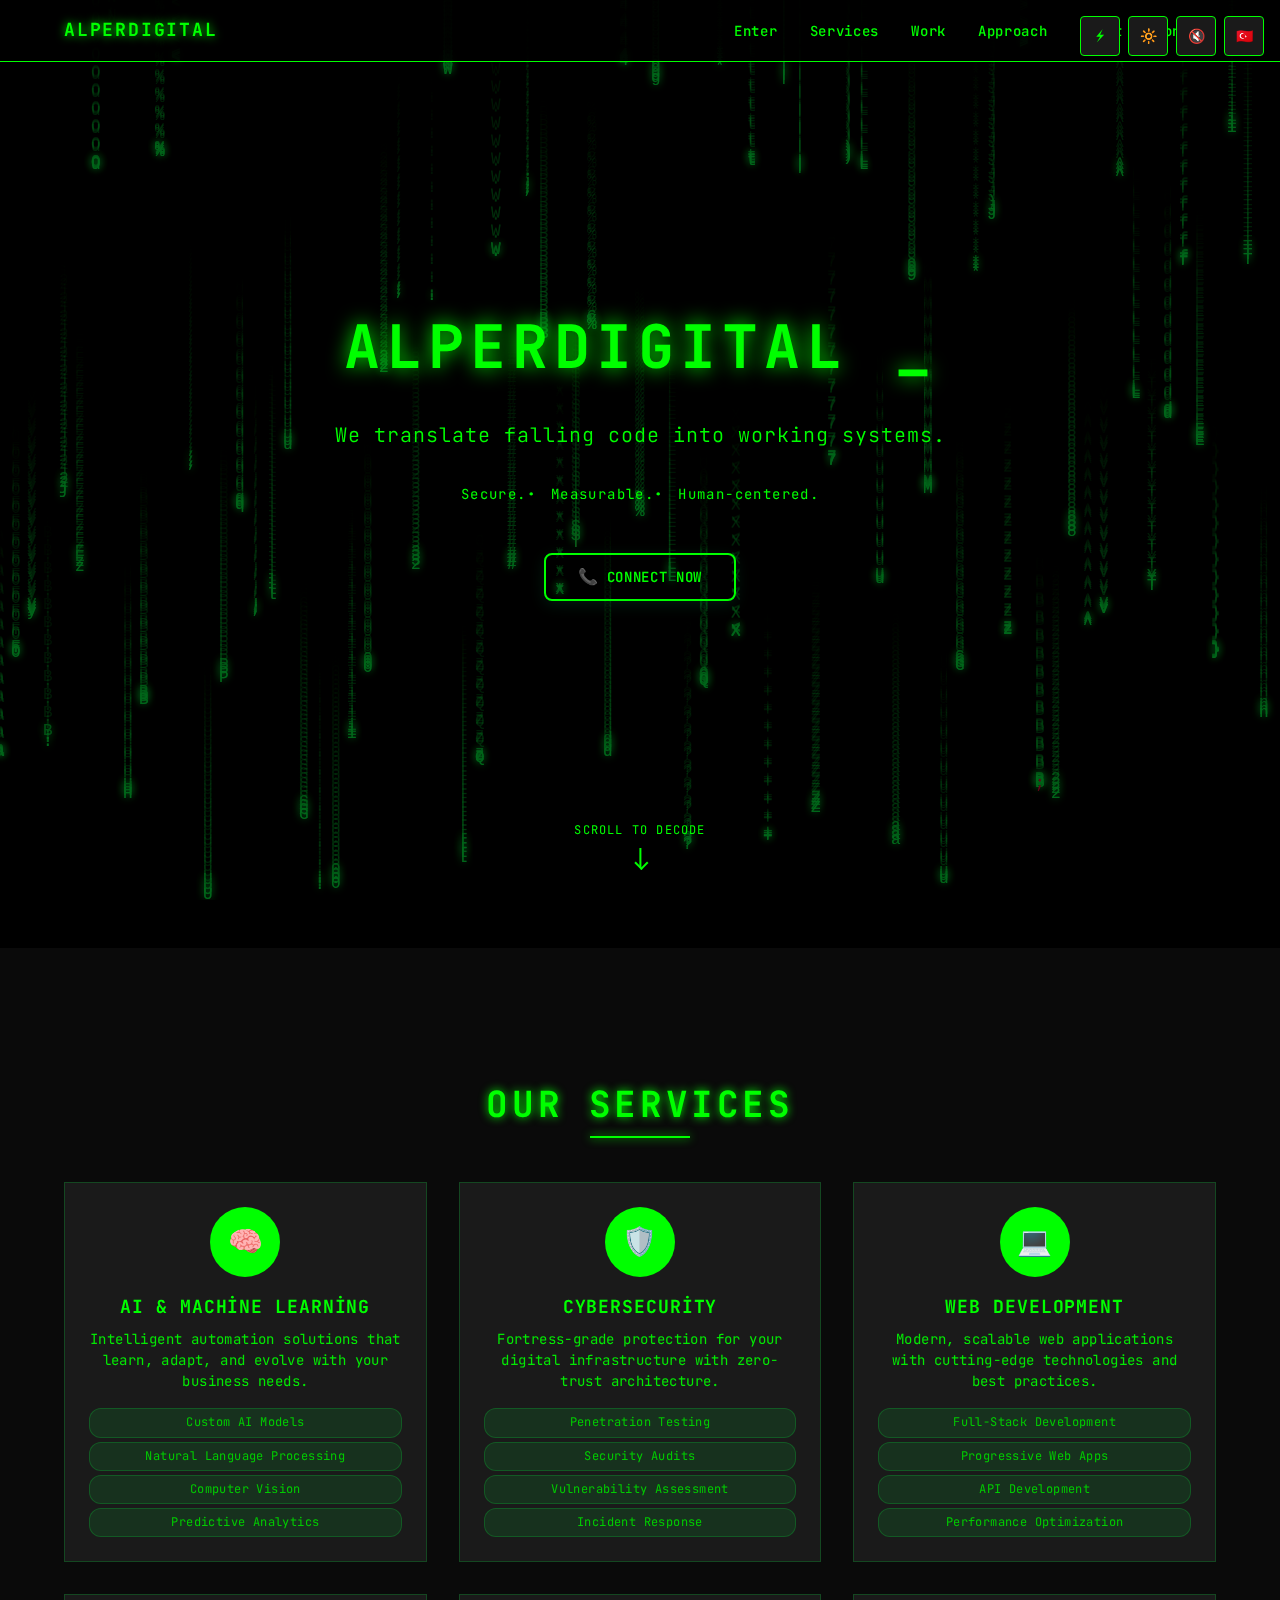
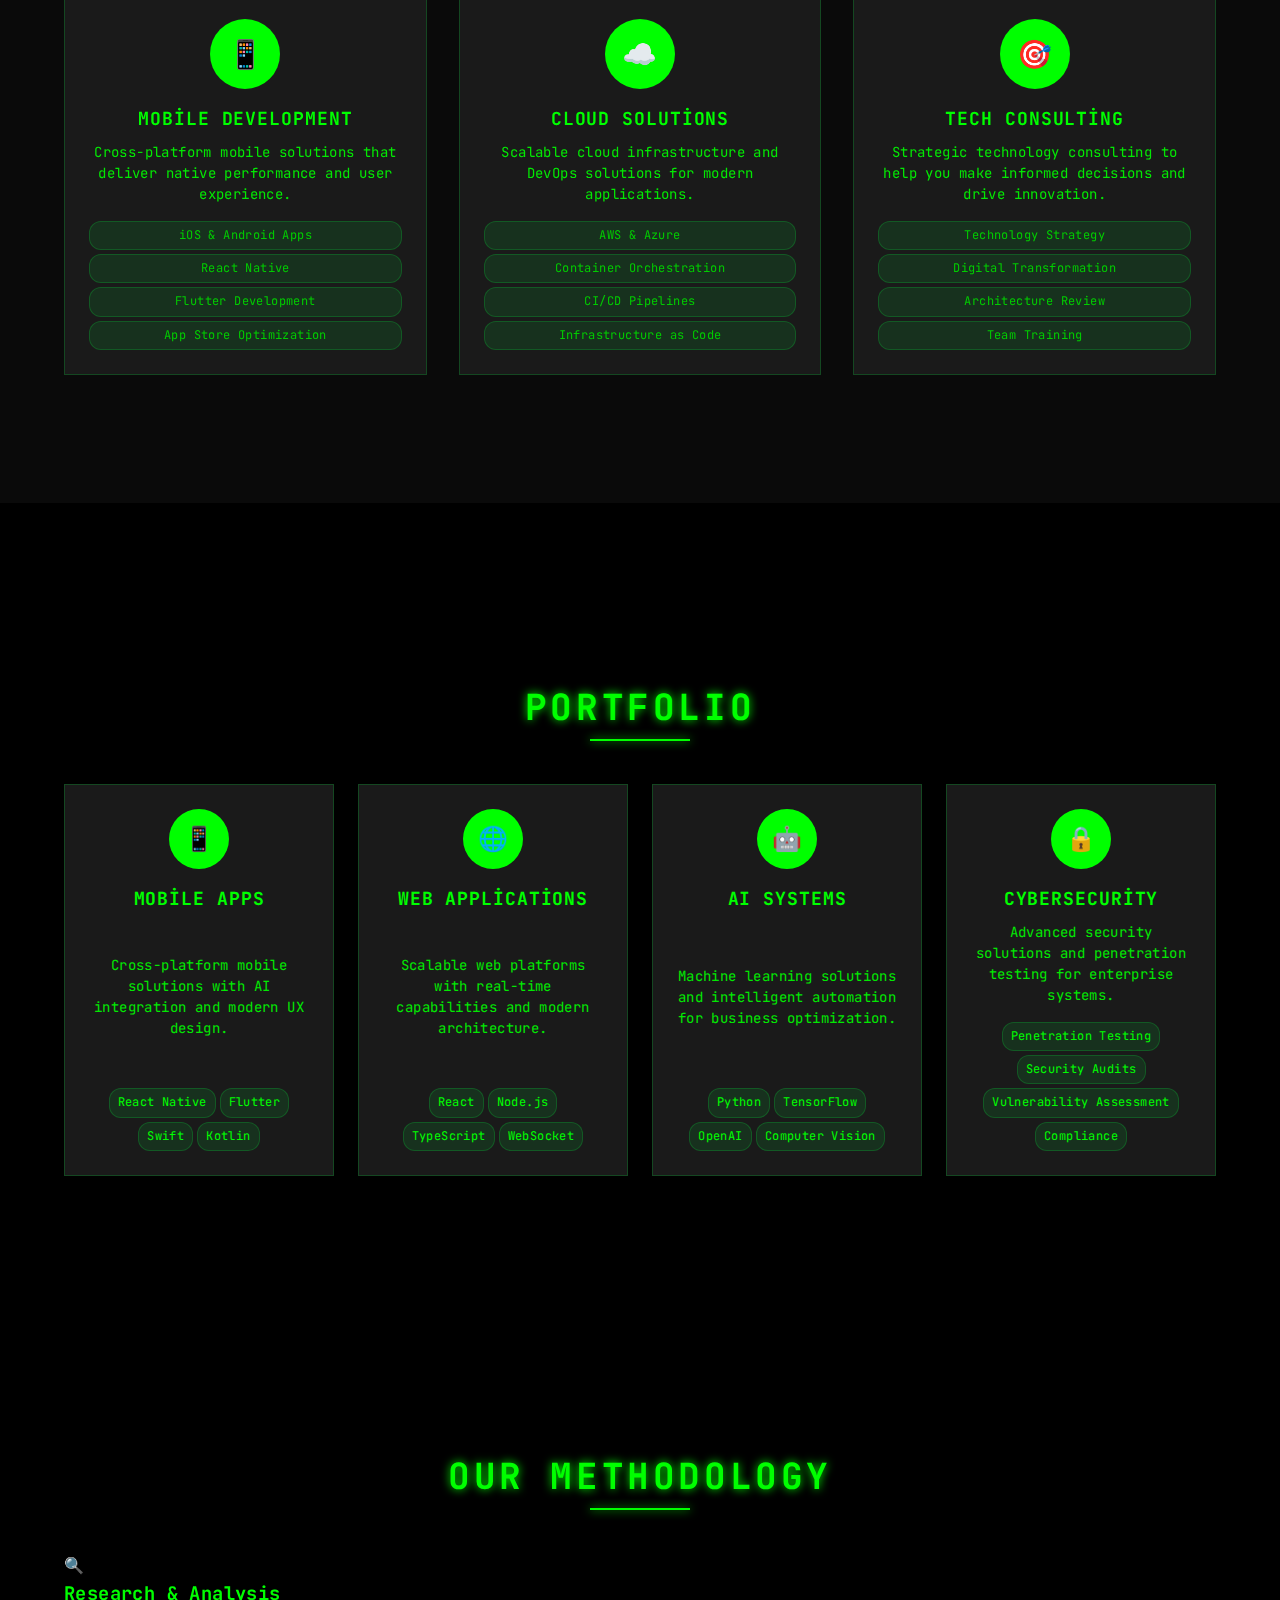
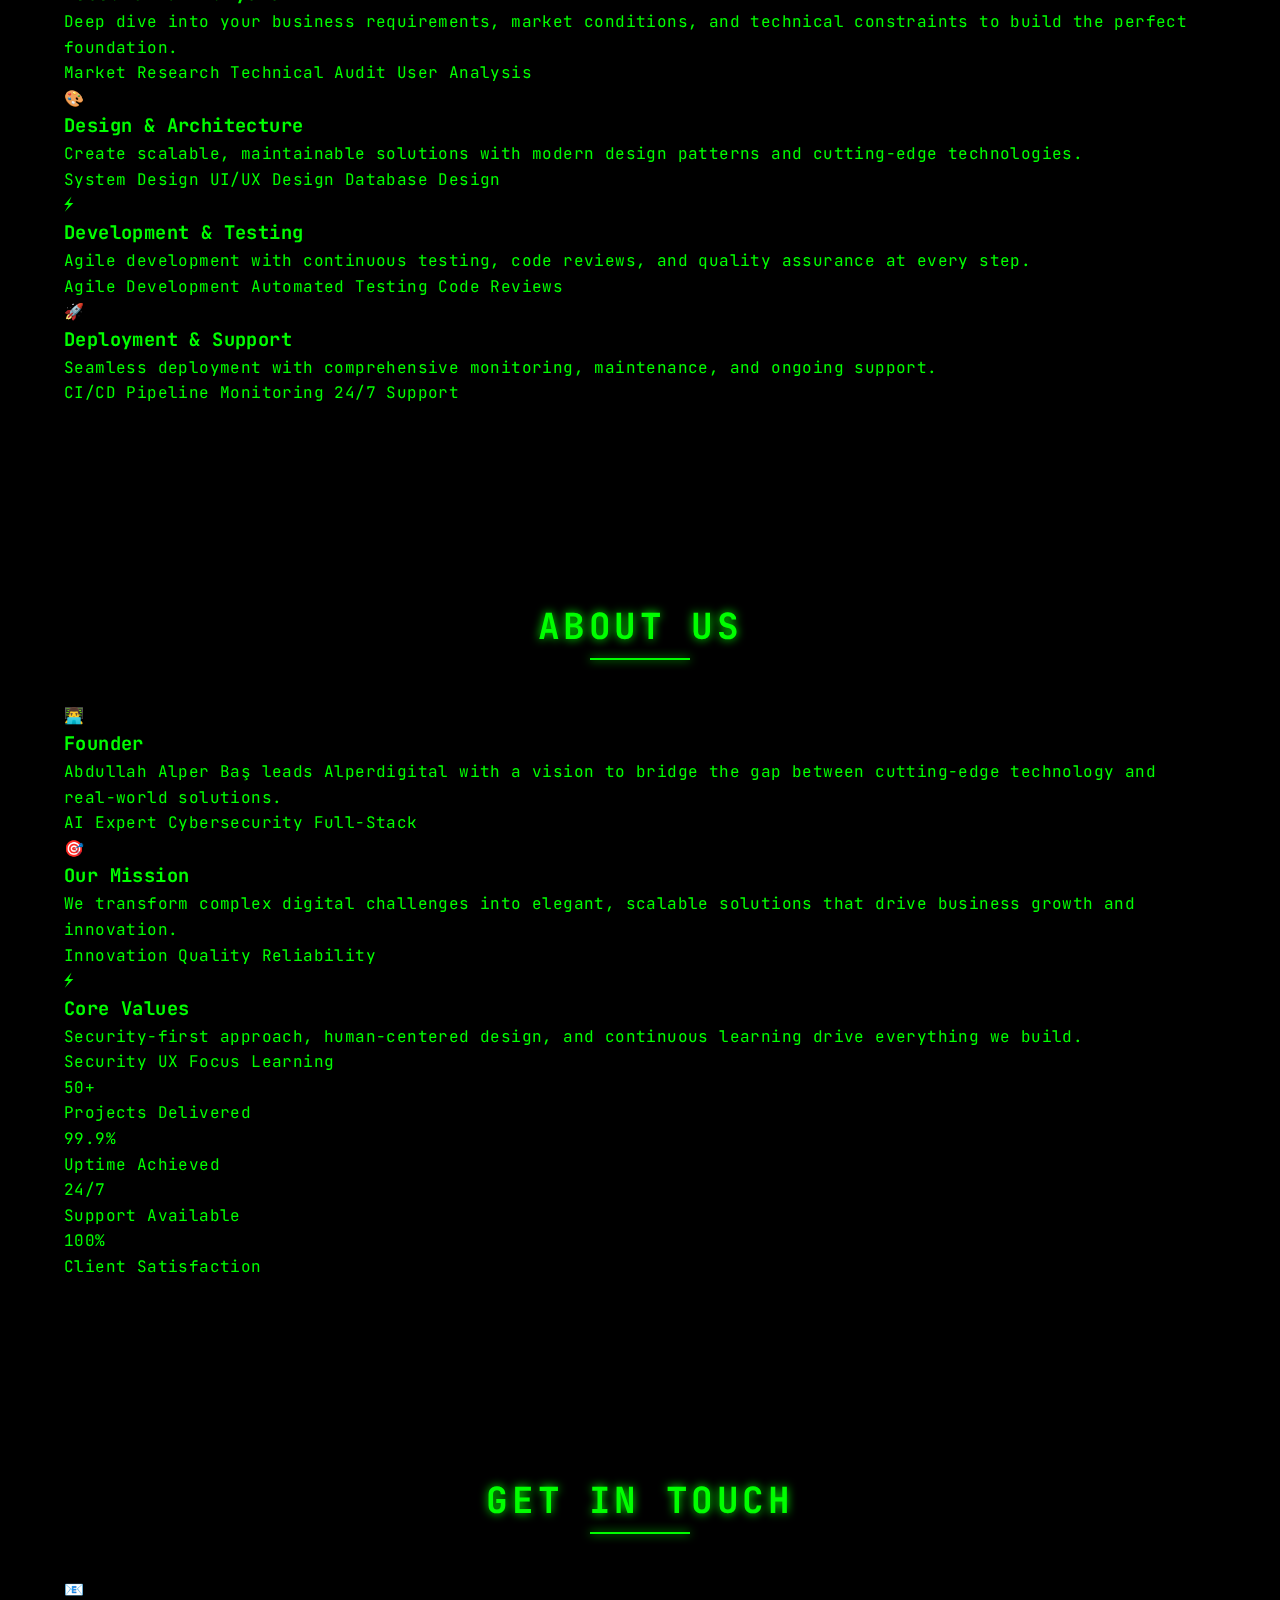
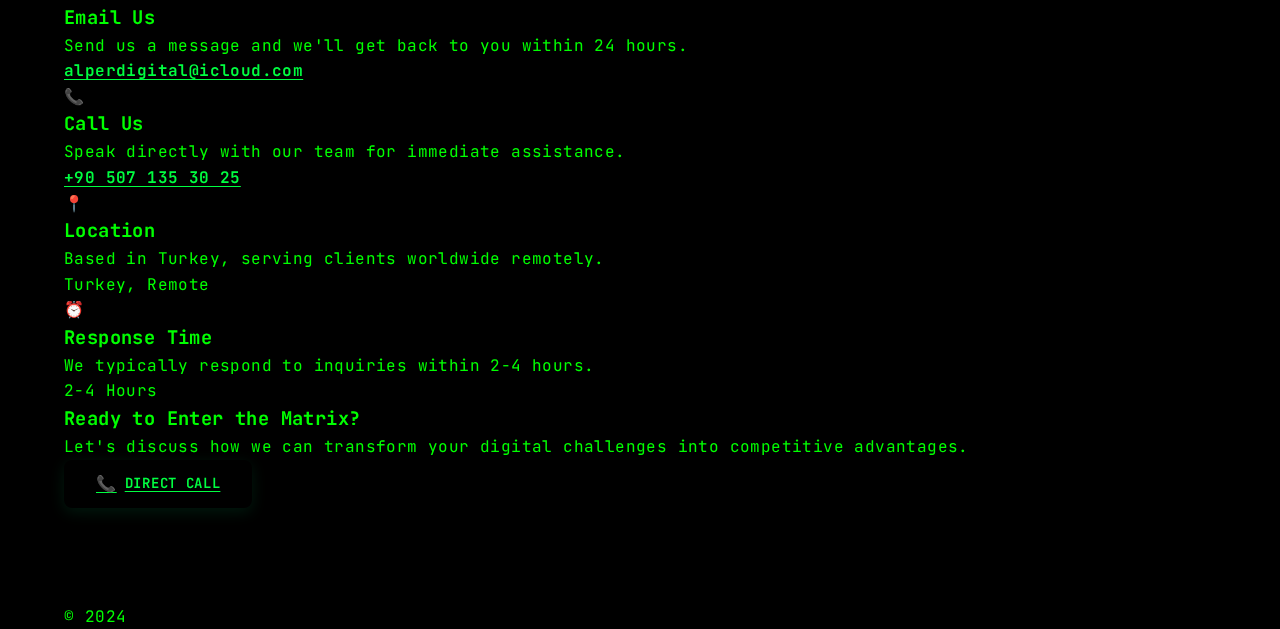
<file: index.html>
<!DOCTYPE html>
<html lang="tr">
<head>
    <meta charset="utf-8" />
    <meta name="viewport" content="width=device-width, initial-scale=1, shrink-to-fit=no" />
    <meta name="description" content="Alperdigital - Düşen kodları çalışan sistemlere dönüştürüyoruz. AI, Siber Güvenlik, Yaratıcı Mühendislik." />
    <meta name="author" content="Abdullah Alper Baş" />
    <title>Alperdigital - Koda Gir</title>
    
    <!-- Preload critical fonts -->
    <link rel="preconnect" href="https://fonts.googleapis.com">
    <link rel="preconnect" href="https://fonts.gstatic.com" crossorigin>
    <link href="https://fonts.googleapis.com/css2?family=JetBrains+Mono:wght@300;400;500;700&display=swap" rel="stylesheet">
    
    <!-- Favicon -->
    <link rel="icon" type="image/svg+xml" href="data:image/svg+xml,<svg xmlns='http://www.w3.org/2000/svg' viewBox='0 0 100 100'><text y='.9em' font-size='90'>A</text></svg>">
    
    <!-- Open Graph -->
    <meta property="og:title" content="Alperdigital - Koda Gir">
    <meta property="og:description" content="Düşen kodları çalışan sistemlere dönüştürüyoruz. AI, Siber Güvenlik, Yaratıcı Mühendislik.">
    <meta property="og:type" content="website">
    <meta property="og:url" content="https://alperdigital.com">
    
    <!-- Styles -->
    <link rel="stylesheet" href="styles.css?v=79">
    
    <!-- Audio System -->
    <script src="sounds.js"></script>
    
    <!-- Matrix Loader -->
    <script type="module" src="js/MatrixLoader.js"></script>
    
    <!-- Sound Manager -->
    <script type="module" src="js/SoundManager.js?v=3"></script>
    
    <!-- Main Application -->
    <!-- Note: Entrance animation is always enabled with fast 0.5s duration -->
    <script type="module" src="js/MatrixApp.js"></script>
</head>
<body>
    <!-- Matrix Digital Rain Background -->
    <canvas id="matrix-background" class="matrix-background"></canvas>
    
    <!-- Matrix Loader will be created dynamically by JavaScript -->

    <!-- Accessibility Controls -->
    <div id="accessibility-controls" class="accessibility-controls">
        <button id="reduce-motion" class="control-btn" aria-label="Reduce Motion">⚡</button>
        <button id="high-contrast" class="control-btn" aria-label="High Contrast">🔆</button>
        <button id="sound-toggle" class="control-btn" aria-label="Enable Sound - Click to turn on audio">🔇</button>
        <button id="language-toggle" class="control-btn" aria-label="Switch Language">🇹🇷</button>
    </div>

    <!-- Progress Bar (Hidden by default, shown during animation) -->
    <div id="progress-bar" class="progress-bar" style="display: none;">
        <div class="progress-fill"></div>
    </div>

    <!-- Navigation -->
    <nav class="nav" role="navigation" aria-label="Main navigation">
        <div class="nav-container">
            <div class="logo">
                <span class="logo-text">ALPERDIGITAL</span>
            </div>
            <ul class="nav-links">
                <li><a href="#hero" class="nav-link" data-en="Enter" data-tr="Giriş">Enter</a></li>
                <li><a href="#services" class="nav-link" data-en="Services" data-tr="Hizmetler">Services</a></li>
                <li><a href="#work" class="nav-link" data-en="Work" data-tr="Çalışmalar">Work</a></li>
                <li><a href="#approach" class="nav-link" data-en="Approach" data-tr="Yaklaşım">Approach</a></li>
                <li><a href="#about" class="nav-link" data-en="About" data-tr="Hakkımızda">About</a></li>
                <li><a href="#contact" class="nav-link" data-en="Contact" data-tr="İletişim">Contact</a></li>
            </ul>
        </div>
    </nav>

    <!-- Hero Section -->
    <section id="hero" class="hero" role="banner">
        <!-- Code Rain Background -->
        <canvas id="code-rain" class="code-rain" aria-hidden="true"></canvas>
        
        
        <!-- Hero Content -->
        <div class="hero-content">
            <h1 class="hero-title">
                <span class="title-line">ALPERDIGITAL</span>
            </h1>
            <h2 class="hero-subtitle">
                <span class="subtitle-text" data-en="We translate falling code into working systems" data-tr="Düşen kodları çalışan sistemlere dönüştürüyoruz">We translate falling code into working systems</span>
            </h2>
            <div class="hero-tagline">
                <span class="tagline-item" data-en="Secure." data-tr="Güvenli.">Secure.</span>
                <span class="tagline-item" data-en="Measurable." data-tr="Ölçülebilir.">Measurable.</span>
                <span class="tagline-item" data-en="Human-centered." data-tr="İnsan odaklı.">Human-centered.</span>
            </div>
            <div class="hero-cta">
                <a href="#contact" class="modern-btn modern-btn-secondary">
                    <span class="modern-btn-icon">📞</span>
                    <span data-en="CONNECT NOW" data-tr="BAĞLANTI KUR">CONNECT NOW</span>
                </a>
            </div>
        </div>
        
        <!-- Scroll Indicator -->
        <div class="scroll-indicator">
            <div class="scroll-text" data-en="SCROLL TO DECODE" data-tr="ÇÖZMEK İÇİN KAYDIR">SCROLL TO DECODE</div>
            <div class="scroll-arrow"></div>
        </div>
    </section>

    <!-- Services Section -->
    <section id="services" class="services" role="region" aria-labelledby="services-heading">
        <div class="container">
            <h2 id="services-heading" class="section-title">
                <span class="title-text" data-en="OUR SERVICES" data-tr="HİZMETLERİMİZ">OUR SERVICES</span>
            </h2>
            <div class="services-grid">
                <div class="service-card">
                    <div class="service-icon">
                        <div class="icon-ai">🧠</div>
                    </div>
                    <div class="service-content">
                        <h3 class="service-title" data-en="AI & Machine Learning" data-tr="Yapay Zeka & Makine Öğrenmesi">AI & Machine Learning</h3>
                        <p class="service-description" data-en="Intelligent automation solutions that learn, adapt, and evolve with your business needs." data-tr="İş ihtiyaçlarınızla birlikte öğrenen, uyum sağlayan ve gelişen akıllı otomasyon çözümleri.">Intelligent automation solutions that learn, adapt, and evolve with your business needs.</p>
                        <ul class="service-features">
                            <li data-en="Custom AI Models" data-tr="Özel AI Modelleri">Custom AI Models</li>
                            <li data-en="Natural Language Processing" data-tr="Doğal Dil İşleme">Natural Language Processing</li>
                            <li data-en="Computer Vision" data-tr="Bilgisayar Görüşü">Computer Vision</li>
                            <li data-en="Predictive Analytics" data-tr="Tahmine Dayalı Analitik">Predictive Analytics</li>
                        </ul>
                    </div>
                </div>
                
                <div class="service-card">
                    <div class="service-icon">
                        <div class="icon-security">🛡️</div>
                    </div>
                    <div class="service-content">
                        <h3 class="service-title" data-en="Cybersecurity" data-tr="Siber Güvenlik">Cybersecurity</h3>
                        <p class="service-description" data-en="Fortress-grade protection for your digital infrastructure with zero-trust architecture." data-tr="Sıfır güven mimarisi ile dijital altyapınız için kale düzeyinde koruma.">Fortress-grade protection for your digital infrastructure with zero-trust architecture.</p>
                        <ul class="service-features">
                            <li data-en="Penetration Testing" data-tr="Sızma Testi">Penetration Testing</li>
                            <li data-en="Security Audits" data-tr="Güvenlik Denetimleri">Security Audits</li>
                            <li data-en="Vulnerability Assessment" data-tr="Zafiyet Değerlendirmesi">Vulnerability Assessment</li>
                            <li data-en="Incident Response" data-tr="Olay Müdahalesi">Incident Response</li>
                        </ul>
                    </div>
                </div>
                
                <div class="service-card">
                    <div class="service-icon">
                        <div class="icon-web">💻</div>
                    </div>
                    <div class="service-content">
                        <h3 class="service-title" data-en="Web Development" data-tr="Web Geliştirme">Web Development</h3>
                        <p class="service-description" data-en="Modern, scalable web applications with cutting-edge technologies and best practices." data-tr="En son teknolojiler ve en iyi uygulamalarla modern, ölçeklenebilir web uygulamaları.">Modern, scalable web applications with cutting-edge technologies and best practices.</p>
                        <ul class="service-features">
                            <li data-en="Full-Stack Development" data-tr="Tam Yığın Geliştirme">Full-Stack Development</li>
                            <li data-en="Progressive Web Apps" data-tr="İlerici Web Uygulamaları">Progressive Web Apps</li>
                            <li data-en="API Development" data-tr="API Geliştirme">API Development</li>
                            <li data-en="Performance Optimization" data-tr="Performans Optimizasyonu">Performance Optimization</li>
                        </ul>
                    </div>
                </div>
                
                <div class="service-card">
                    <div class="service-icon">
                        <div class="icon-mobile">📱</div>
                    </div>
                    <div class="service-content">
                        <h3 class="service-title" data-en="Mobile Development" data-tr="Mobil Geliştirme">Mobile Development</h3>
                        <p class="service-description" data-en="Cross-platform mobile solutions that deliver native performance and user experience." data-tr="Yerel performans ve kullanıcı deneyimi sunan çapraz platform mobil çözümler.">Cross-platform mobile solutions that deliver native performance and user experience.</p>
                        <ul class="service-features">
                            <li data-en="iOS & Android Apps" data-tr="iOS & Android Uygulamaları">iOS & Android Apps</li>
                            <li data-en="React Native" data-tr="React Native">React Native</li>
                            <li data-en="Flutter Development" data-tr="Flutter Geliştirme">Flutter Development</li>
                            <li data-en="App Store Optimization" data-tr="Uygulama Mağazası Optimizasyonu">App Store Optimization</li>
                        </ul>
                    </div>
                </div>
                
                <div class="service-card">
                    <div class="service-icon">
                        <div class="icon-cloud">☁️</div>
                    </div>
                    <div class="service-content">
                        <h3 class="service-title" data-en="Cloud Solutions" data-tr="Bulut Çözümleri">Cloud Solutions</h3>
                        <p class="service-description" data-en="Scalable cloud infrastructure and DevOps solutions for modern applications." data-tr="Modern uygulamalar için ölçeklenebilir bulut altyapısı ve DevOps çözümleri.">Scalable cloud infrastructure and DevOps solutions for modern applications.</p>
                        <ul class="service-features">
                            <li data-en="AWS & Azure" data-tr="AWS & Azure">AWS & Azure</li>
                            <li data-en="Container Orchestration" data-tr="Konteyner Orkestrasyonu">Container Orchestration</li>
                            <li data-en="CI/CD Pipelines" data-tr="CI/CD Boru Hatları">CI/CD Pipelines</li>
                            <li data-en="Infrastructure as Code" data-tr="Kod Olarak Altyapı">Infrastructure as Code</li>
                        </ul>
                    </div>
                </div>
                
                <div class="service-card">
                    <div class="service-icon">
                        <div class="icon-consulting">🎯</div>
                    </div>
                    <div class="service-content">
                        <h3 class="service-title" data-en="Tech Consulting" data-tr="Teknoloji Danışmanlığı">Tech Consulting</h3>
                        <p class="service-description" data-en="Strategic technology consulting to help you make informed decisions and drive innovation." data-tr="Bilgili kararlar almanıza ve inovasyonu yönlendirmenize yardımcı olacak stratejik teknoloji danışmanlığı.">Strategic technology consulting to help you make informed decisions and drive innovation.</p>
                        <ul class="service-features">
                            <li data-en="Technology Strategy" data-tr="Teknoloji Stratejisi">Technology Strategy</li>
                            <li data-en="Digital Transformation" data-tr="Dijital Dönüşüm">Digital Transformation</li>
                            <li data-en="Architecture Review" data-tr="Mimari İnceleme">Architecture Review</li>
                            <li data-en="Team Training" data-tr="Ekip Eğitimi">Team Training</li>
                        </ul>
                    </div>
                </div>
            </div>
        </div>
    </section>

    <!-- Portfolio Section -->
    <section id="portfolio" class="portfolio" role="region" aria-labelledby="portfolio-heading">
        <div class="container">
            <h2 id="portfolio-heading" class="section-title">
                <span class="title-text" data-en="PORTFOLIO" data-tr="PORTFÖY">PORTFOLIO</span>
            </h2>
            <div class="portfolio-grid">
                <div class="portfolio-card">
                    <div class="card-icon">
                        <div class="icon-mobile">📱</div>
                    </div>
                    <div class="card-content">
                        <h3 class="card-title" data-en="Mobile Apps" data-tr="Mobil Uygulamalar">Mobile Apps</h3>
                        <p class="card-description" data-en="Cross-platform mobile solutions with AI integration and modern UX design." data-tr="AI entegrasyonu ve modern UX tasarımı ile çapraz platform mobil çözümler.">Cross-platform mobile solutions with AI integration and modern UX design.</p>
                        <div class="card-tech">
                            <span class="tech-tag">React Native</span>
                            <span class="tech-tag">Flutter</span>
                            <span class="tech-tag">Swift</span>
                            <span class="tech-tag">Kotlin</span>
                        </div>
                    </div>
                </div>
                
                <div class="portfolio-card">
                    <div class="card-icon">
                        <div class="icon-web">🌐</div>
                    </div>
                    <div class="card-content">
                        <h3 class="card-title" data-en="Web Applications" data-tr="Web Uygulamaları">Web Applications</h3>
                        <p class="card-description" data-en="Scalable web platforms with real-time capabilities and modern architecture." data-tr="Gerçek zamanlı yetenekler ve modern mimari ile ölçeklenebilir web platformları.">Scalable web platforms with real-time capabilities and modern architecture.</p>
                        <div class="card-tech">
                            <span class="tech-tag">React</span>
                            <span class="tech-tag">Node.js</span>
                            <span class="tech-tag">TypeScript</span>
                            <span class="tech-tag">WebSocket</span>
                        </div>
                    </div>
                </div>
                
                <div class="portfolio-card">
                    <div class="card-icon">
                        <div class="icon-ai">🤖</div>
                    </div>
                    <div class="card-content">
                        <h3 class="card-title" data-en="AI Systems" data-tr="AI Sistemleri">AI Systems</h3>
                        <p class="card-description" data-en="Machine learning solutions and intelligent automation for business optimization." data-tr="İş optimizasyonu için makine öğrenmesi çözümleri ve akıllı otomasyon.">Machine learning solutions and intelligent automation for business optimization.</p>
                        <div class="card-tech">
                            <span class="tech-tag">Python</span>
                            <span class="tech-tag">TensorFlow</span>
                            <span class="tech-tag">OpenAI</span>
                            <span class="tech-tag">Computer Vision</span>
                        </div>
                    </div>
                </div>
                
                <div class="portfolio-card">
                    <div class="card-icon">
                        <div class="icon-security">🔒</div>
                    </div>
                    <div class="card-content">
                        <h3 class="card-title" data-en="Cybersecurity" data-tr="Siber Güvenlik">Cybersecurity</h3>
                        <p class="card-description" data-en="Advanced security solutions and penetration testing for enterprise systems." data-tr="Kurumsal sistemler için gelişmiş güvenlik çözümleri ve sızma testi.">Advanced security solutions and penetration testing for enterprise systems.</p>
                        <div class="card-tech">
                            <span class="tech-tag">Penetration Testing</span>
                            <span class="tech-tag">Security Audits</span>
                            <span class="tech-tag">Vulnerability Assessment</span>
                            <span class="tech-tag">Compliance</span>
                        </div>
                    </div>
                </div>
            </div>
        </div>
    </section>

    <!-- Approach Section -->
    <section id="approach" class="approach" role="region" aria-labelledby="approach-heading">
        <div class="container">
            <h2 id="approach-heading" class="section-title">
                <span class="title-text" data-en="OUR METHODOLOGY" data-tr="METODOLOJİMİZ">OUR METHODOLOGY</span>
            </h2>
            <div class="approach-grid">
                <div class="approach-card">
                    <div class="approach-icon">
                        <div class="icon-research">🔍</div>
                    </div>
                    <div class="approach-content">
                        <h3 class="approach-title" data-en="Research & Analysis" data-tr="Araştırma & Analiz">Research & Analysis</h3>
                        <p class="approach-description" data-en="Deep dive into your business requirements, market conditions, and technical constraints to build the perfect foundation." data-tr="Mükemmel temeli oluşturmak için iş gereksinimleriniz, pazar koşulları ve teknik kısıtlamalarınızı derinlemesine inceliyoruz.">Deep dive into your business requirements, market conditions, and technical constraints to build the perfect foundation.</p>
                        <div class="approach-features">
                            <span class="feature-tag" data-en="Market Research" data-tr="Pazar Araştırması">Market Research</span>
                            <span class="feature-tag" data-en="Technical Audit" data-tr="Teknik Denetim">Technical Audit</span>
                            <span class="feature-tag" data-en="User Analysis" data-tr="Kullanıcı Analizi">User Analysis</span>
                        </div>
                    </div>
                </div>
                
                <div class="approach-card">
                    <div class="approach-icon">
                        <div class="icon-design">🎨</div>
                    </div>
                    <div class="approach-content">
                        <h3 class="approach-title" data-en="Design & Architecture" data-tr="Tasarım & Mimari">Design & Architecture</h3>
                        <p class="approach-description" data-en="Create scalable, maintainable solutions with modern design patterns and cutting-edge technologies." data-tr="Modern tasarım desenleri ve en son teknolojilerle ölçeklenebilir, sürdürülebilir çözümler oluşturuyoruz.">Create scalable, maintainable solutions with modern design patterns and cutting-edge technologies.</p>
                        <div class="approach-features">
                            <span class="feature-tag" data-en="System Design" data-tr="Sistem Tasarımı">System Design</span>
                            <span class="feature-tag" data-en="UI/UX Design" data-tr="UI/UX Tasarımı">UI/UX Design</span>
                            <span class="feature-tag" data-en="Database Design" data-tr="Veritabanı Tasarımı">Database Design</span>
                        </div>
                    </div>
                </div>
                
                <div class="approach-card">
                    <div class="approach-icon">
                        <div class="icon-develop">⚡</div>
                    </div>
                    <div class="approach-content">
                        <h3 class="approach-title" data-en="Development & Testing" data-tr="Geliştirme & Test">Development & Testing</h3>
                        <p class="approach-description" data-en="Agile development with continuous testing, code reviews, and quality assurance at every step." data-tr="Her adımda sürekli test, kod incelemeleri ve kalite güvencesi ile çevik geliştirme.">Agile development with continuous testing, code reviews, and quality assurance at every step.</p>
                        <div class="approach-features">
                            <span class="feature-tag" data-en="Agile Development" data-tr="Çevik Geliştirme">Agile Development</span>
                            <span class="feature-tag" data-en="Automated Testing" data-tr="Otomatik Test">Automated Testing</span>
                            <span class="feature-tag" data-en="Code Reviews" data-tr="Kod İncelemeleri">Code Reviews</span>
                        </div>
                    </div>
                </div>
                
                <div class="approach-card">
                    <div class="approach-icon">
                        <div class="icon-deploy">🚀</div>
                    </div>
                    <div class="approach-content">
                        <h3 class="approach-title" data-en="Deployment & Support" data-tr="Dağıtım & Destek">Deployment & Support</h3>
                        <p class="approach-description" data-en="Seamless deployment with comprehensive monitoring, maintenance, and ongoing support." data-tr="Kapsamlı izleme, bakım ve sürekli destek ile sorunsuz dağıtım.">Seamless deployment with comprehensive monitoring, maintenance, and ongoing support.</p>
                        <div class="approach-features">
                            <span class="feature-tag" data-en="CI/CD Pipeline" data-tr="CI/CD Boru Hattı">CI/CD Pipeline</span>
                            <span class="feature-tag" data-en="Monitoring" data-tr="İzleme">Monitoring</span>
                            <span class="feature-tag" data-en="24/7 Support" data-tr="7/24 Destek">24/7 Support</span>
                        </div>
                    </div>
                </div>
            </div>
        </div>
    </section>

    <!-- About Section -->
    <section id="about" class="about" role="region" aria-labelledby="about-heading">
        <div class="container">
            <h2 id="about-heading" class="section-title">
                <span class="title-text" data-en="ABOUT US" data-tr="HAKKIMIZDA">ABOUT US</span>
            </h2>
            <div class="about-grid">
                <div class="about-card">
                    <div class="about-icon">
                        <div class="icon-founder">👨‍💻</div>
                    </div>
                    <div class="about-content">
                        <h3 class="about-title" data-en="Founder" data-tr="Kurucu">Founder</h3>
                        <p class="about-description" data-en="Abdullah Alper Baş leads Alperdigital with a vision to bridge the gap between cutting-edge technology and real-world solutions." data-tr="Abdullah Alper Baş, Alperdigital'i en son teknoloji ile gerçek dünya çözümleri arasındaki boşluğu kapatma vizyonuyla yönetiyor.">Abdullah Alper Baş leads Alperdigital with a vision to bridge the gap between cutting-edge technology and real-world solutions.</p>
                        <div class="about-features">
                            <span class="feature-tag" data-en="AI Expert" data-tr="AI Uzmanı">AI Expert</span>
                            <span class="feature-tag" data-en="Cybersecurity" data-tr="Siber Güvenlik">Cybersecurity</span>
                            <span class="feature-tag" data-en="Full-Stack" data-tr="Tam Yığın">Full-Stack</span>
                        </div>
                    </div>
                </div>
                
                <div class="about-card">
                    <div class="about-icon">
                        <div class="icon-mission">🎯</div>
                    </div>
                    <div class="about-content">
                        <h3 class="about-title" data-en="Our Mission" data-tr="Misyonumuz">Our Mission</h3>
                        <p class="about-description" data-en="We transform complex digital challenges into elegant, scalable solutions that drive business growth and innovation." data-tr="Karmaşık dijital zorlukları, iş büyümesi ve inovasyonu destekleyen zarif, ölçeklenebilir çözümlere dönüştürüyoruz.">We transform complex digital challenges into elegant, scalable solutions that drive business growth and innovation.</p>
                        <div class="about-features">
                            <span class="feature-tag" data-en="Innovation" data-tr="İnovasyon">Innovation</span>
                            <span class="feature-tag" data-en="Quality" data-tr="Kalite">Quality</span>
                            <span class="feature-tag" data-en="Reliability" data-tr="Güvenilirlik">Reliability</span>
                        </div>
                    </div>
                </div>
                
                <div class="about-card">
                    <div class="about-icon">
                        <div class="icon-values">⚡</div>
                    </div>
                    <div class="about-content">
                        <h3 class="about-title" data-en="Core Values" data-tr="Temel Değerler">Core Values</h3>
                        <p class="about-description" data-en="Security-first approach, human-centered design, and continuous learning drive everything we build." data-tr="Güvenlik odaklı yaklaşım, insan merkezli tasarım ve sürekli öğrenme, inşa ettiğimiz her şeyi yönlendirir.">Security-first approach, human-centered design, and continuous learning drive everything we build.</p>
                        <div class="about-features">
                            <span class="feature-tag" data-en="Security" data-tr="Güvenlik">Security</span>
                            <span class="feature-tag" data-en="UX Focus" data-tr="UX Odaklı">UX Focus</span>
                            <span class="feature-tag" data-en="Learning" data-tr="Öğrenme">Learning</span>
                        </div>
                    </div>
                </div>
            </div>
            
            <div class="about-stats">
                <div class="stat-item">
                    <div class="stat-number">50+</div>
                    <div class="stat-label" data-en="Projects Delivered" data-tr="Teslim Edilen Proje">Projects Delivered</div>
                </div>
                <div class="stat-item">
                    <div class="stat-number">99.9%</div>
                    <div class="stat-label" data-en="Uptime Achieved" data-tr="Erişilebilirlik">Uptime Achieved</div>
                </div>
                <div class="stat-item">
                    <div class="stat-number">24/7</div>
                    <div class="stat-label" data-en="Support Available" data-tr="Destek Mevcut">Support Available</div>
                </div>
                <div class="stat-item">
                    <div class="stat-number">100%</div>
                    <div class="stat-label" data-en="Client Satisfaction" data-tr="Müşteri Memnuniyeti">Client Satisfaction</div>
                </div>
            </div>
        </div>
    </section>

    <!-- Contact Section -->
    <section id="contact" class="contact" role="region" aria-labelledby="contact-heading">
        <div class="container">
            <h2 id="contact-heading" class="section-title">
                <span class="title-text" data-en="GET IN TOUCH" data-tr="İLETİŞİME GEÇİN">GET IN TOUCH</span>
            </h2>
            <div class="contact-grid">
                <div class="contact-card">
                    <div class="contact-icon">
                        <div class="icon-email">📧</div>
                    </div>
                    <div class="contact-content">
                        <h3 class="contact-title" data-en="Email Us" data-tr="E-posta Gönderin">Email Us</h3>
                        <p class="contact-description" data-en="Send us a message and we'll get back to you within 24 hours." data-tr="Bize bir mesaj gönderin, 24 saat içinde size geri dönüş yapacağız.">Send us a message and we'll get back to you within 24 hours.</p>
                        <a href="mailto:alperdigital@icloud.com" class="contact-link">
                            alperdigital@icloud.com
                        </a>
                    </div>
                </div>
                
                <div class="contact-card">
                    <div class="contact-icon">
                        <div class="icon-phone">📞</div>
                    </div>
                    <div class="contact-content">
                        <h3 class="contact-title" data-en="Call Us" data-tr="Bizi Arayın">Call Us</h3>
                        <p class="contact-description" data-en="Speak directly with our team for immediate assistance." data-tr="Acil yardım için ekibimizle doğrudan konuşun.">Speak directly with our team for immediate assistance.</p>
                        <a href="tel:+905071353025" class="contact-link">
                            +90 507 135 30 25
                        </a>
                    </div>
                </div>
                
                <div class="contact-card">
                    <div class="contact-icon">
                        <div class="icon-location">📍</div>
                    </div>
                    <div class="contact-content">
                        <h3 class="contact-title" data-en="Location" data-tr="Konum">Location</h3>
                        <p class="contact-description" data-en="Based in Turkey, serving clients worldwide remotely." data-tr="Türkiye merkezli, dünya çapında müşterilere uzaktan hizmet veriyoruz.">Based in Turkey, serving clients worldwide remotely.</p>
                        <span class="contact-link">Turkey, Remote</span>
                    </div>
                </div>
                
                <div class="contact-card">
                    <div class="contact-icon">
                        <div class="icon-time">⏰</div>
                    </div>
                    <div class="contact-content">
                        <h3 class="contact-title" data-en="Response Time" data-tr="Yanıt Süresi">Response Time</h3>
                        <p class="contact-description" data-en="We typically respond to inquiries within 2-4 hours." data-tr="Genellikle sorgularınıza 2-4 saat içinde yanıt veriyoruz.">We typically respond to inquiries within 2-4 hours.</p>
                        <span class="contact-link">2-4 Hours</span>
                    </div>
                </div>
            </div>
            
            <div class="contact-cta">
                <h3 class="cta-title" data-en="Ready to Enter the Matrix?" data-tr="Matrix'e Girmeye Hazır mısınız?">Ready to Enter the Matrix?</h3>
                <p class="cta-description" data-en="Let's discuss how we can transform your digital challenges into competitive advantages." data-tr="Dijital zorluklarınızı rekabet avantajlarına nasıl dönüştürebileceğimizi konuşalım.">Let's discuss how we can transform your digital challenges into competitive advantages.</p>
                <div class="cta-buttons">
                    <a href="tel:+905071353025" class="modern-btn modern-btn-secondary">
                        <span class="modern-btn-icon">📞</span>
                        <span data-en="DIRECT CALL" data-tr="DOĞRUDAN ARA">DIRECT CALL</span>
                    </a>
                </div>
            </div>
        </div>
    </section>

    <!-- Footer -->
    <footer class="footer" role="contentinfo">
        <div class="container">
            <div class="footer-content">
                <div class="footer-text matrix-wall">TEMET NOSCE</div>
                <div class="footer-year">© 2024</div>
            </div>
        </div>
    </footer>

    <!-- Scripts -->
    <script src="app.js?v=22"></script>
    
    <!-- Contact Link Hover Effect -->
    <script>
        document.addEventListener('DOMContentLoaded', function() {
            const contactLinks = document.querySelectorAll('.contact-link');
            
            contactLinks.forEach(link => {
                link.addEventListener('mouseenter', function() {
                    // Check if we're in high contrast (white) theme
                    if (document.body.classList.contains('high-contrast')) {
                        this.style.color = '#333333 !important';
                        this.style.textDecorationColor = '#333333 !important';
                    } else {
                        // Matrix theme - keep green
                        this.style.color = '#00ff88 !important';
                        this.style.textDecorationColor = '#00ff88 !important';
                    }
                });
                
                link.addEventListener('mouseleave', function() {
                    // Check if we're in high contrast (white) theme
                    if (document.body.classList.contains('high-contrast')) {
                        this.style.color = '#000000 !important';
                        this.style.textDecorationColor = '#000000 !important';
                    } else {
                        // Matrix theme - keep green
                        this.style.color = '#00ff41 !important';
                        this.style.textDecorationColor = '#00ff41 !important';
                    }
                });
            });
        });
    </script>
</body>
</html>
</file>
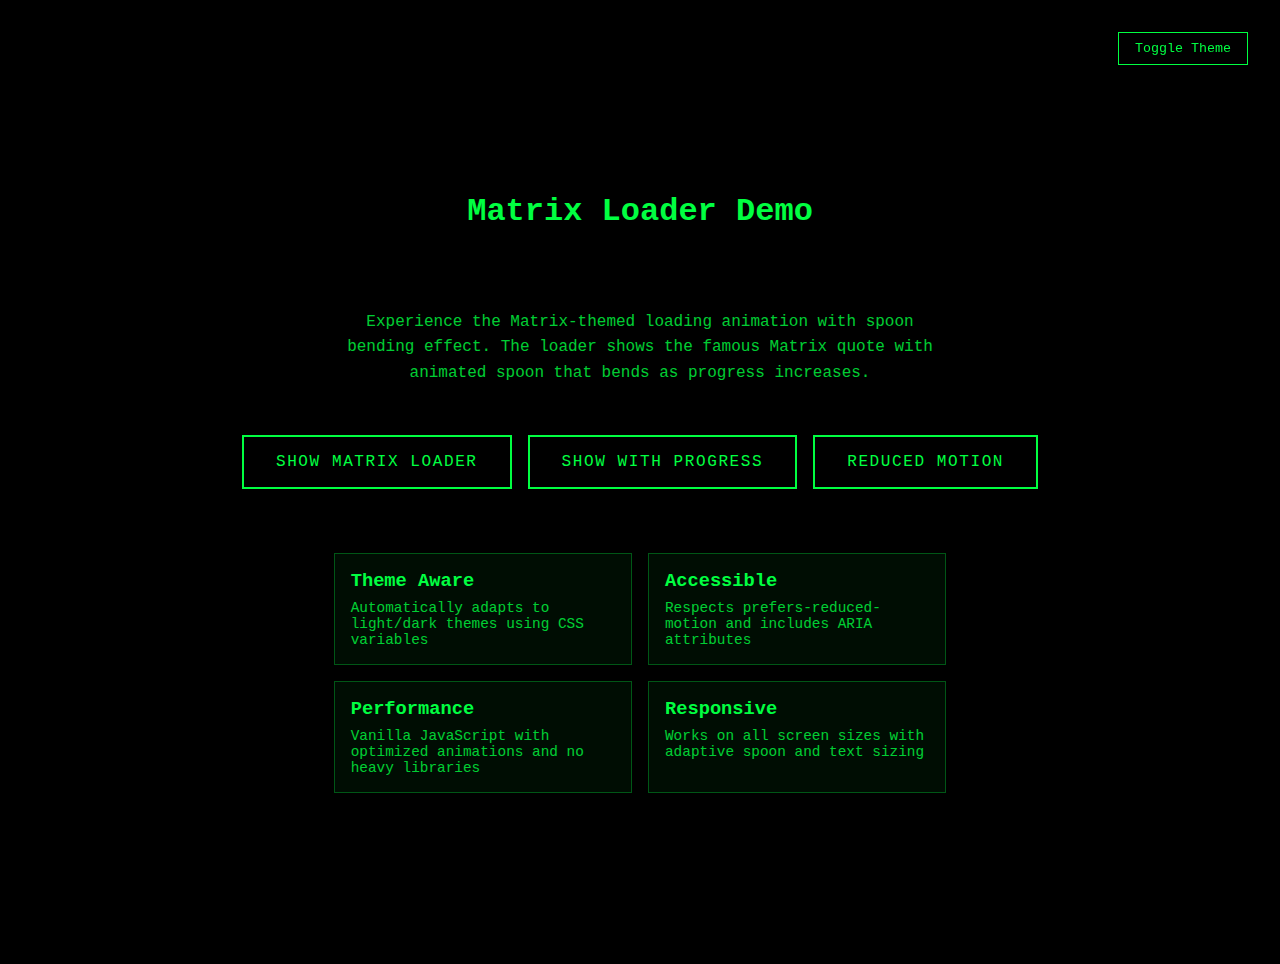
<file: matrix-loader-demo.html>
<!DOCTYPE html>
<html lang="en">
<head>
    <meta charset="UTF-8">
    <meta name="viewport" content="width=device-width, initial-scale=1.0">
    <title>Matrix Loader Demo</title>
    <style>
        body {
            margin: 0;
            padding: 0;
            font-family: 'JetBrains Mono', monospace;
            background: #000;
            color: #00FF41;
            overflow-x: hidden;
        }
        
        .demo-container {
            min-height: 100vh;
            display: flex;
            flex-direction: column;
            align-items: center;
            justify-content: center;
            gap: 2rem;
            padding: 2rem;
        }
        
        .demo-title {
            font-size: 2rem;
            font-weight: bold;
            text-align: center;
            margin-bottom: 2rem;
        }
        
        .demo-buttons {
            display: flex;
            gap: 1rem;
            flex-wrap: wrap;
            justify-content: center;
        }
        
        .demo-button {
            padding: 1rem 2rem;
            background: transparent;
            border: 2px solid #00FF41;
            color: #00FF41;
            font-family: inherit;
            font-size: 1rem;
            cursor: pointer;
            transition: all 0.3s ease;
            text-transform: uppercase;
            letter-spacing: 0.1em;
        }
        
        .demo-button:hover {
            background: #00FF41;
            color: #000;
            box-shadow: 0 0 20px rgba(0, 255, 65, 0.5);
        }
        
        .theme-toggle {
            position: fixed;
            top: 2rem;
            right: 2rem;
            padding: 0.5rem 1rem;
            background: transparent;
            border: 1px solid #00FF41;
            color: #00FF41;
            font-family: inherit;
            cursor: pointer;
            transition: all 0.3s ease;
        }
        
        .theme-toggle:hover {
            background: #00FF41;
            color: #000;
        }
        
        .high-contrast {
            background: #fff !important;
            color: #000 !important;
        }
        
        .high-contrast .demo-button {
            border-color: #000;
            color: #000;
        }
        
        .high-contrast .demo-button:hover {
            background: #000;
            color: #fff;
        }
        
        .high-contrast .theme-toggle {
            border-color: #000;
            color: #000;
        }
        
        .high-contrast .theme-toggle:hover {
            background: #000;
            color: #fff;
        }
        
        .demo-info {
            max-width: 600px;
            text-align: center;
            line-height: 1.6;
            opacity: 0.8;
        }
        
        .demo-features {
            display: grid;
            grid-template-columns: repeat(auto-fit, minmax(200px, 1fr));
            gap: 1rem;
            margin-top: 2rem;
        }
        
        .feature {
            padding: 1rem;
            border: 1px solid rgba(0, 255, 65, 0.3);
            background: rgba(0, 255, 65, 0.05);
        }
        
        .feature h3 {
            margin: 0 0 0.5rem 0;
            color: #00FF41;
        }
        
        .feature p {
            margin: 0;
            font-size: 0.9rem;
            opacity: 0.8;
        }
    </style>
</head>
<body>
    <button class="theme-toggle" onclick="toggleTheme()">Toggle Theme</button>
    
    <div class="demo-container">
        <h1 class="demo-title">Matrix Loader Demo</h1>
        
        <div class="demo-info">
            <p>Experience the Matrix-themed loading animation with spoon bending effect. 
            The loader shows the famous Matrix quote with animated spoon that bends as progress increases.</p>
        </div>
        
        <div class="demo-buttons">
            <button class="demo-button" onclick="showLoader()">Show Matrix Loader</button>
            <button class="demo-button" onclick="showLoaderWithProgress()">Show with Progress</button>
            <button class="demo-button" onclick="showReducedMotion()">Reduced Motion</button>
        </div>
        
        <div class="demo-features">
            <div class="feature">
                <h3>Theme Aware</h3>
                <p>Automatically adapts to light/dark themes using CSS variables</p>
            </div>
            <div class="feature">
                <h3>Accessible</h3>
                <p>Respects prefers-reduced-motion and includes ARIA attributes</p>
            </div>
            <div class="feature">
                <h3>Performance</h3>
                <p>Vanilla JavaScript with optimized animations and no heavy libraries</p>
            </div>
            <div class="feature">
                <h3>Responsive</h3>
                <p>Works on all screen sizes with adaptive spoon and text sizing</p>
            </div>
        </div>
    </div>
    
    <script type="module">
        import { showMatrixLoader, hideMatrixLoader, setMatrixLoaderProgress } from './js/MatrixLoader.js';
        
        // Make functions globally available
        window.showLoader = () => {
            showMatrixLoader();
        };
        
        window.showLoaderWithProgress = () => {
            const loader = showMatrixLoader();
            
            // Simulate progress
            let progress = 0;
            const interval = setInterval(() => {
                progress += 0.1;
                setMatrixLoaderProgress(progress);
                
                if (progress >= 1) {
                    clearInterval(interval);
                }
            }, 200);
        };
        
        window.showReducedMotion = () => {
            // Temporarily enable reduced motion
            const mediaQuery = window.matchMedia('(prefers-reduced-motion: reduce)');
            const originalMatches = mediaQuery.matches;
            
            // Override for demo
            Object.defineProperty(mediaQuery, 'matches', {
                value: true,
                writable: false
            });
            
            showMatrixLoader();
            
            // Restore after demo
            setTimeout(() => {
                Object.defineProperty(mediaQuery, 'matches', {
                    value: originalMatches,
                    writable: false
                });
            }, 2000);
        };
        
        window.toggleTheme = () => {
            document.body.classList.toggle('high-contrast');
        };
        
        // Add CSS variables for theme support
        const updateThemeVariables = () => {
            const isLight = document.body.classList.contains('high-contrast');
            document.documentElement.style.setProperty('--code-rain-color', isLight ? '#00FFFF' : '#00FF41');
            document.documentElement.style.setProperty('--code-rain-glow', isLight ? 'rgba(0,255,255,0.35)' : 'rgba(0,255,65,0.35)');
        };
        
        // Initial theme setup
        updateThemeVariables();
        
        // Watch for theme changes
        const observer = new MutationObserver(updateThemeVariables);
        observer.observe(document.body, {
            attributes: true,
            attributeFilter: ['class']
        });
    </script>
</body>
</html>
</file>
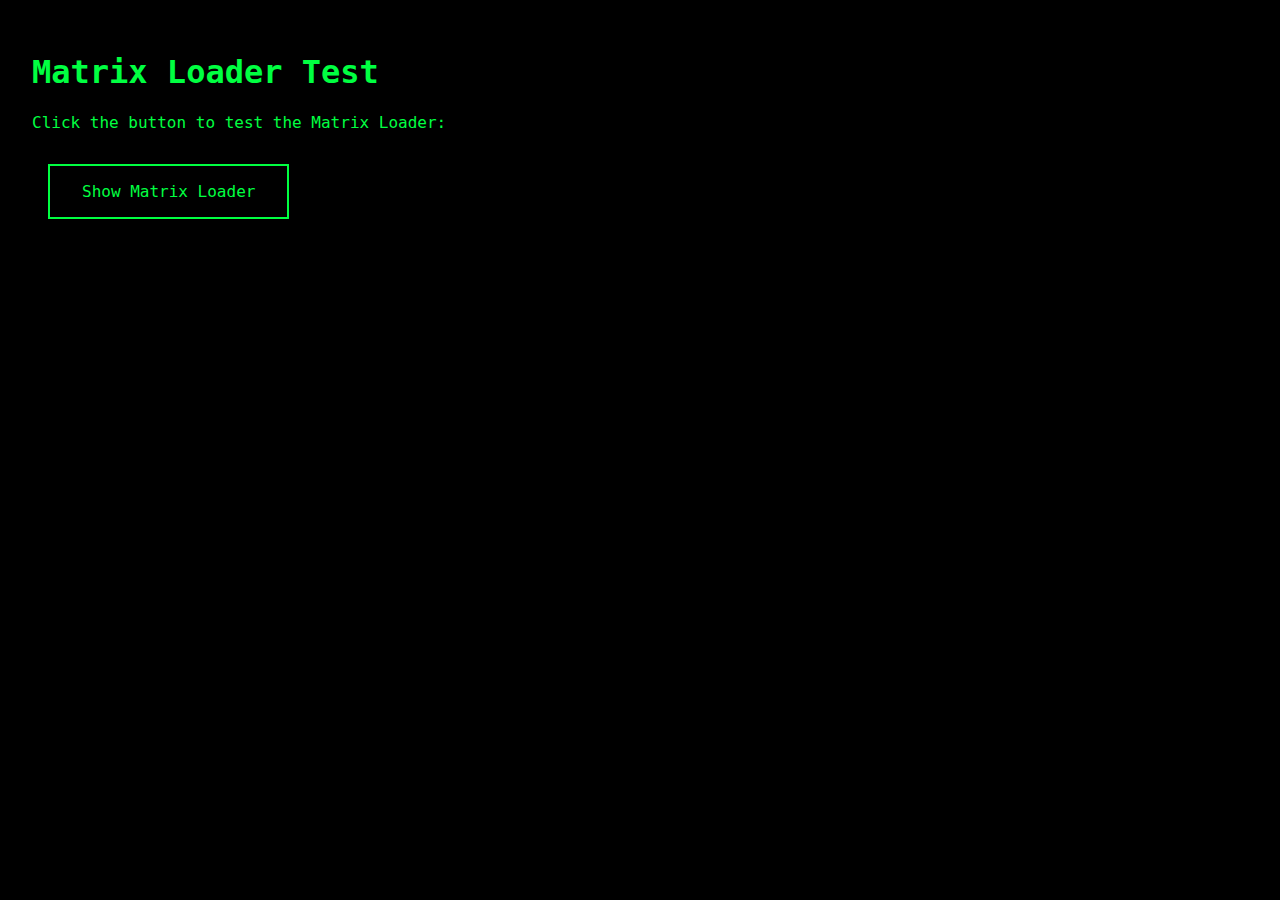
<file: matrix-test.html>
<!DOCTYPE html>
<html lang="en">
<head>
    <meta charset="UTF-8">
    <meta name="viewport" content="width=device-width, initial-scale=1.0">
    <title>Matrix Loader Test</title>
    <style>
        body {
            margin: 0;
            padding: 2rem;
            font-family: 'JetBrains Mono', monospace;
            background: #000;
            color: #00FF41;
        }
        
        .test-button {
            padding: 1rem 2rem;
            background: transparent;
            border: 2px solid #00FF41;
            color: #00FF41;
            font-family: inherit;
            font-size: 1rem;
            cursor: pointer;
            margin: 1rem;
            transition: all 0.3s ease;
        }
        
        .test-button:hover {
            background: #00FF41;
            color: #000;
        }
    </style>
</head>
<body>
    <h1>Matrix Loader Test</h1>
    <p>Click the button to test the Matrix Loader:</p>
    
    <button class="test-button" onclick="testLoader()">Show Matrix Loader</button>
    
    <script type="module">
        import { showMatrixLoader, setMatrixLoaderProgress } from './js/MatrixLoader.js';
        
        window.testLoader = () => {
            const loader = showMatrixLoader();
            
            // Simulate progress
            let progress = 0;
            const interval = setInterval(() => {
                progress += 0.1;
                setMatrixLoaderProgress(progress);
                
                if (progress >= 1) {
                    clearInterval(interval);
                }
            }, 200);
        };
        
        // Set CSS variables
        document.documentElement.style.setProperty('--code-rain-color', '#00FF41');
        document.documentElement.style.setProperty('--code-rain-glow', 'rgba(0,255,65,0.35)');
    </script>
</body>
</html>
</file>
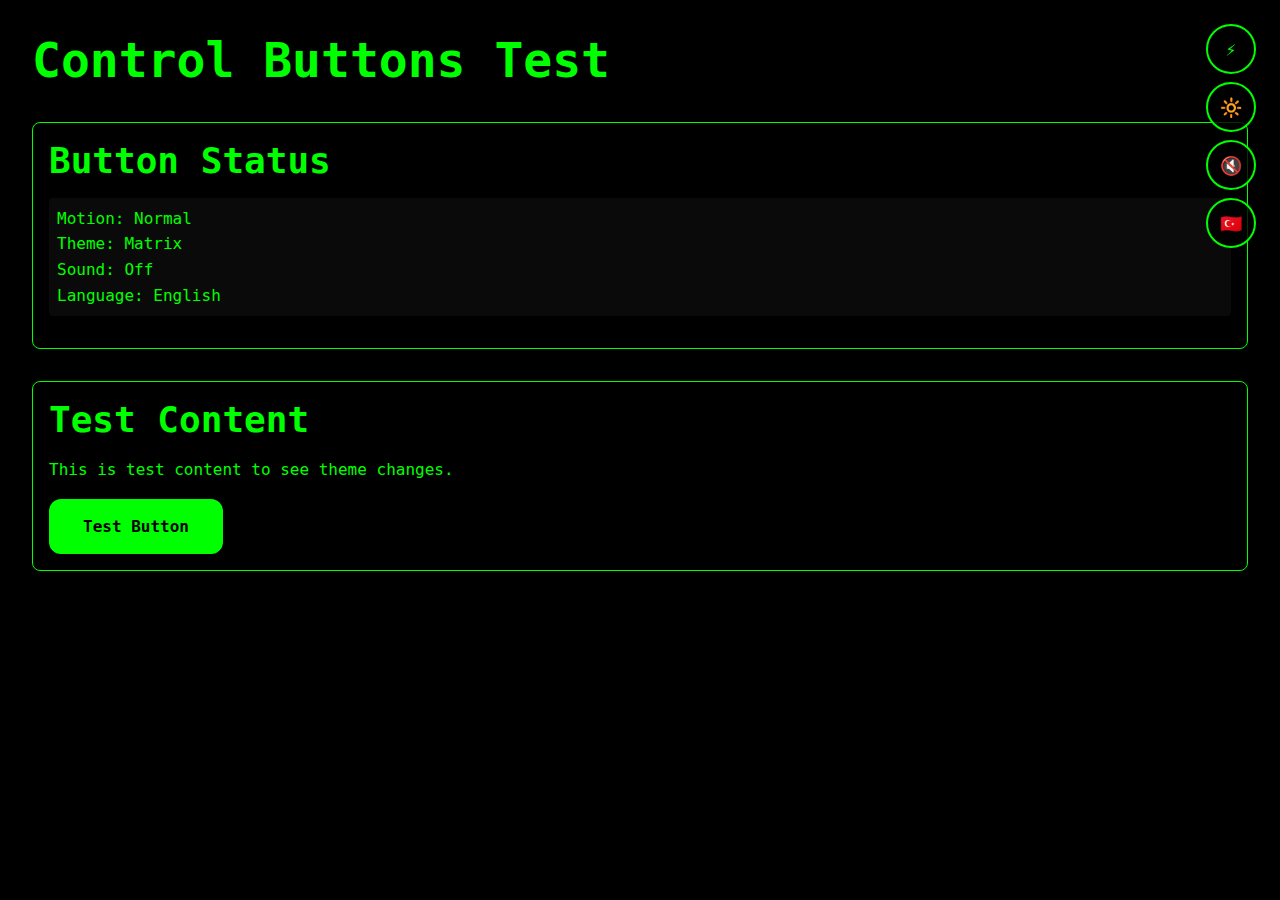
<file: test-controls.html>
<!DOCTYPE html>
<html lang="en">
<head>
    <meta charset="UTF-8">
    <meta name="viewport" content="width=device-width, initial-scale=1.0">
    <title>Control Buttons Test</title>
    <link rel="stylesheet" href="css/variables.css">
    <link rel="stylesheet" href="css/base.css">
    <link rel="stylesheet" href="css/components.css">
    <style>
        body {
            padding: 2rem;
            background: var(--matrix-black);
            color: var(--matrix-green);
        }
        .test-section {
            margin: 2rem 0;
            padding: 1rem;
            border: 1px solid var(--matrix-green);
            border-radius: 8px;
        }
        .status {
            margin: 1rem 0;
            padding: 0.5rem;
            background: var(--matrix-dark);
            border-radius: 4px;
        }
    </style>
</head>
<body>
    <h1>Control Buttons Test</h1>
    
    <div class="test-section">
        <h2>Button Status</h2>
        <div id="status" class="status">
            <div>Motion: <span id="motion-status">Normal</span></div>
            <div>Theme: <span id="theme-status">Matrix</span></div>
            <div>Sound: <span id="sound-status">Off</span></div>
            <div>Language: <span id="language-status">English</span></div>
        </div>
    </div>

    <div class="test-section">
        <h2 data-en="Test Content" data-tr="Test İçeriği">Test Content</h2>
        <p data-en="This is test content to see theme changes." data-tr="Bu, tema değişikliklerini görmek için test içeriğidir.">This is test content to see theme changes.</p>
        <button class="modern-btn primary" data-en="Test Button" data-tr="Test Butonu">Test Button</button>
    </div>

    <!-- Accessibility Controls -->
    <div id="accessibility-controls" class="accessibility-controls">
        <button id="reduce-motion" class="control-btn" aria-label="Reduce Motion">⚡</button>
        <button id="high-contrast" class="control-btn" aria-label="High Contrast">🔆</button>
        <button id="sound-toggle" class="control-btn" aria-label="Toggle Sound">🔊</button>
        <button id="language-toggle" class="control-btn" aria-label="Switch Language">🇹🇷</button>
    </div>

    <script type="module">
        import { MatrixApp } from './js/MatrixApp.js';
        
        // Initialize the application
        const app = new MatrixApp();
        
        // Update status display
        function updateStatus() {
            const motionStatus = document.getElementById('motion-status');
            const themeStatus = document.getElementById('theme-status');
            const soundStatus = document.getElementById('sound-status');
            const languageStatus = document.getElementById('language-status');
            
            if (motionStatus) {
                motionStatus.textContent = app.getManager('motion')?.isMotionReducedMode() ? 'Reduced' : 'Normal';
            }
            
            if (themeStatus) {
                themeStatus.textContent = app.getManager('theme')?.isHighContrastMode() ? 'High Contrast' : 'Matrix';
            }
            
            if (soundStatus) {
                soundStatus.textContent = app.getManager('audio')?.isAudioEnabled() ? 'On' : 'Off';
            }
            
            if (languageStatus) {
                languageStatus.textContent = app.getManager('language')?.getCurrentLanguage() === 'en' ? 'English' : 'Turkish';
            }
        }
        
        // Update status every second
        setInterval(updateStatus, 1000);
        
        // Initial update
        setTimeout(updateStatus, 1000);
    </script>
</body>
</html>
</file>
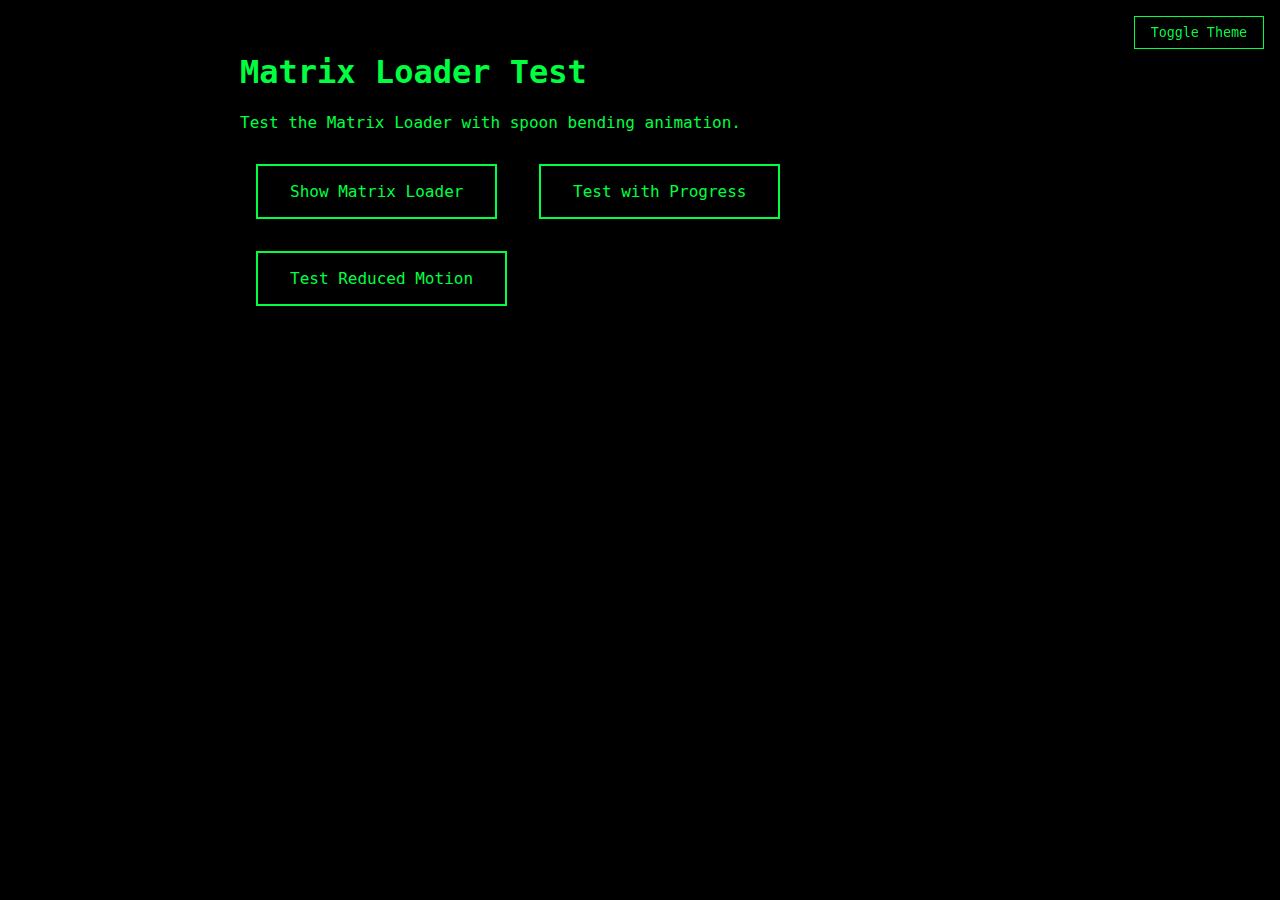
<file: test-matrix-loader.html>
<!DOCTYPE html>
<html lang="en">
<head>
    <meta charset="UTF-8">
    <meta name="viewport" content="width=device-width, initial-scale=1.0">
    <title>Matrix Loader Test</title>
    <style>
        body {
            margin: 0;
            padding: 2rem;
            font-family: 'JetBrains Mono', monospace;
            background: #000;
            color: #00FF41;
        }
        
        .test-container {
            max-width: 800px;
            margin: 0 auto;
        }
        
        .test-button {
            padding: 1rem 2rem;
            background: transparent;
            border: 2px solid #00FF41;
            color: #00FF41;
            font-family: inherit;
            font-size: 1rem;
            cursor: pointer;
            margin: 1rem;
            transition: all 0.3s ease;
        }
        
        .test-button:hover {
            background: #00FF41;
            color: #000;
        }
        
        .theme-toggle {
            position: fixed;
            top: 1rem;
            right: 1rem;
            padding: 0.5rem 1rem;
            background: transparent;
            border: 1px solid #00FF41;
            color: #00FF41;
            font-family: inherit;
            cursor: pointer;
        }
        
        .high-contrast {
            background: #fff !important;
            color: #000 !important;
        }
        
        .high-contrast .test-button,
        .high-contrast .theme-toggle {
            border-color: #000;
            color: #000;
        }
        
        .high-contrast .test-button:hover {
            background: #000;
            color: #fff;
        }
    </style>
</head>
<body>
    <button class="theme-toggle" onclick="toggleTheme()">Toggle Theme</button>
    
    <div class="test-container">
        <h1>Matrix Loader Test</h1>
        <p>Test the Matrix Loader with spoon bending animation.</p>
        
        <button class="test-button" onclick="testLoader()">Show Matrix Loader</button>
        <button class="test-button" onclick="testWithProgress()">Test with Progress</button>
        <button class="test-button" onclick="testReducedMotion()">Test Reduced Motion</button>
    </div>
    
    <script type="module">
        import { showMatrixLoader, hideMatrixLoader, setMatrixLoaderProgress } from './js/MatrixLoader.js';
        
        window.testLoader = () => {
            showMatrixLoader();
        };
        
        window.testWithProgress = () => {
            const loader = showMatrixLoader();
            
            let progress = 0;
            const interval = setInterval(() => {
                progress += 0.1;
                setMatrixLoaderProgress(progress);
                
                if (progress >= 1) {
                    clearInterval(interval);
                }
            }, 200);
        };
        
        window.testReducedMotion = () => {
            // Temporarily enable reduced motion
            const mediaQuery = window.matchMedia('(prefers-reduced-motion: reduce)');
            const originalMatches = mediaQuery.matches;
            
            Object.defineProperty(mediaQuery, 'matches', {
                value: true,
                writable: false
            });
            
            showMatrixLoader();
            
            setTimeout(() => {
                Object.defineProperty(mediaQuery, 'matches', {
                    value: originalMatches,
                    writable: false
                });
            }, 2000);
        };
        
        window.toggleTheme = () => {
            document.body.classList.toggle('high-contrast');
            
            // Update CSS variables
            const isLight = document.body.classList.contains('high-contrast');
            document.documentElement.style.setProperty('--code-rain-color', isLight ? '#00FFFF' : '#00FF41');
            document.documentElement.style.setProperty('--code-rain-glow', isLight ? 'rgba(0,255,255,0.35)' : 'rgba(0,255,65,0.35)');
        };
        
        // Initial theme setup
        document.documentElement.style.setProperty('--code-rain-color', '#00FF41');
        document.documentElement.style.setProperty('--code-rain-glow', 'rgba(0,255,65,0.35)');
    </script>
</body>
</html>
</file>
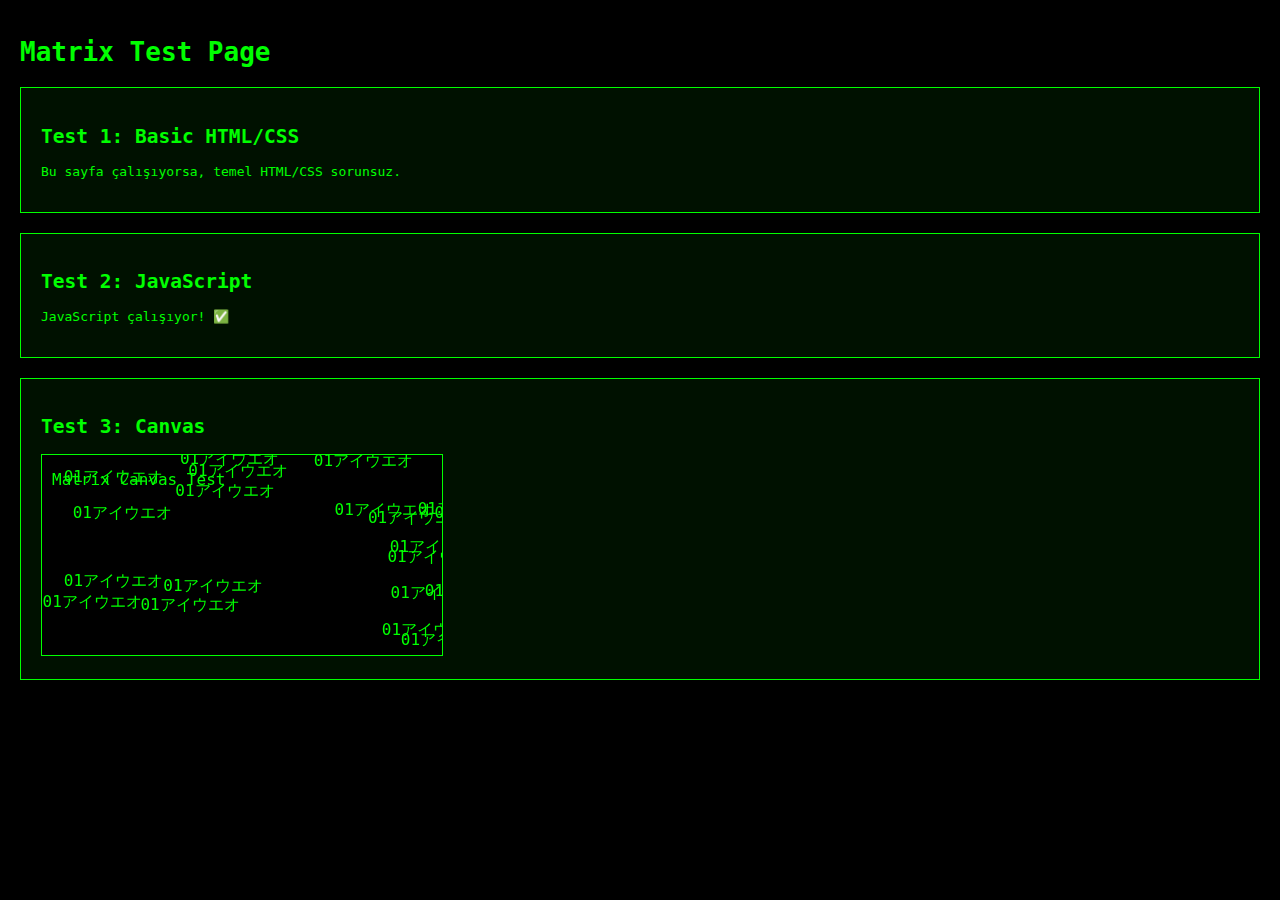
<file: test.html>
<!DOCTYPE html>
<html lang="tr">
<head>
    <meta charset="utf-8">
    <meta name="viewport" content="width=device-width, initial-scale=1">
    <title>Test - Alperdigital</title>
    <style>
        body {
            background: #000;
            color: #00ff00;
            font-family: monospace;
            margin: 0;
            padding: 20px;
        }
        .test-box {
            background: #001100;
            border: 1px solid #00ff00;
            padding: 20px;
            margin: 20px 0;
        }
    </style>
</head>
<body>
    <h1>Matrix Test Page</h1>
    <div class="test-box">
        <h2>Test 1: Basic HTML/CSS</h2>
        <p>Bu sayfa çalışıyorsa, temel HTML/CSS sorunsuz.</p>
    </div>
    
    <div class="test-box">
        <h2>Test 2: JavaScript</h2>
        <p id="js-test">JavaScript yükleniyor...</p>
    </div>
    
    <div class="test-box">
        <h2>Test 3: Canvas</h2>
        <canvas id="test-canvas" width="400" height="200" style="border: 1px solid #00ff00;"></canvas>
    </div>
    
    <script>
        // Test JavaScript
        document.getElementById('js-test').textContent = 'JavaScript çalışıyor! ✅';
        
        // Test Canvas
        const canvas = document.getElementById('test-canvas');
        const ctx = canvas.getContext('2d');
        
        // Draw Matrix-style test
        ctx.fillStyle = '#000';
        ctx.fillRect(0, 0, 400, 200);
        
        ctx.fillStyle = '#00ff00';
        ctx.font = '16px monospace';
        ctx.fillText('Matrix Canvas Test', 10, 30);
        
        // Draw some falling characters
        for (let i = 0; i < 20; i++) {
            ctx.fillText('01アイウエオ', Math.random() * 400, Math.random() * 200);
        }
        
        console.log('Test page loaded successfully!');
    </script>
</body>
</html>
</file>
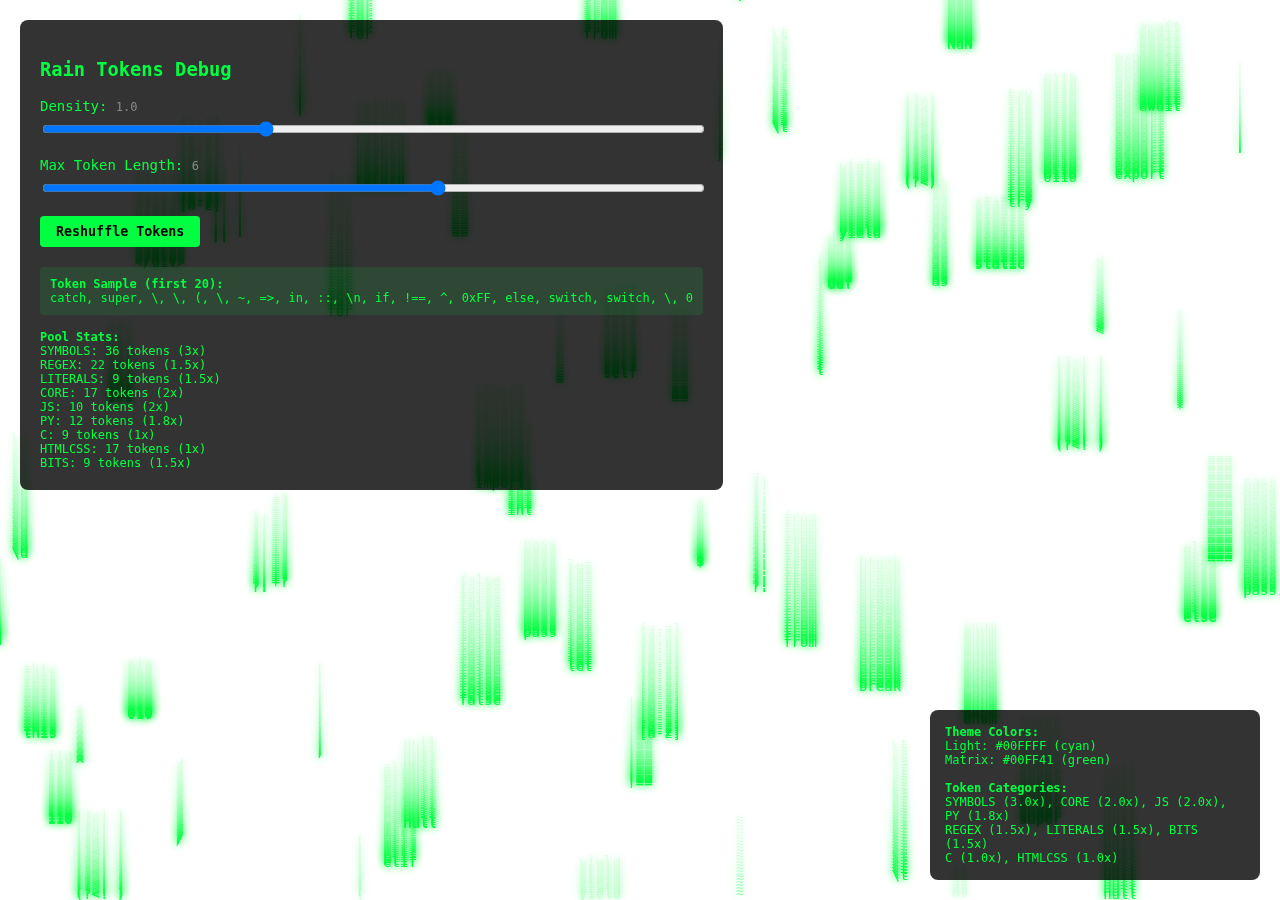
<file: debug/rain-tokens.html>
<!DOCTYPE html>
<html lang="en">
<head>
    <meta charset="UTF-8">
    <meta name="viewport" content="width=device-width, initial-scale=1.0">
    <title>Rain Tokens Debug</title>
    <style>
        body {
            margin: 0;
            padding: 20px;
            background: white;
            font-family: ui-monospace, SFMono-Regular, Menlo, Consolas, monospace;
        }
        
        .controls {
            position: fixed;
            top: 20px;
            left: 20px;
            background: rgba(0, 0, 0, 0.8);
            color: #00FF41;
            padding: 20px;
            border-radius: 8px;
            z-index: 1000;
            min-width: 300px;
        }
        
        .control-group {
            margin-bottom: 15px;
        }
        
        label {
            display: block;
            margin-bottom: 5px;
            font-size: 14px;
        }
        
        input[type="range"] {
            width: 100%;
            margin-bottom: 5px;
        }
        
        button {
            background: #00FF41;
            color: black;
            border: none;
            padding: 8px 16px;
            border-radius: 4px;
            cursor: pointer;
            font-family: inherit;
            font-weight: bold;
        }
        
        button:hover {
            background: #00ff88;
        }
        
        .value {
            font-size: 12px;
            color: #888;
        }
        
        .sample {
            margin-top: 20px;
            padding: 10px;
            background: rgba(0, 255, 65, 0.1);
            border-radius: 4px;
            font-size: 12px;
            max-height: 200px;
            overflow-y: auto;
        }
        
        .stats {
            margin-top: 15px;
            font-size: 12px;
        }
        
        #rain-canvas {
            position: fixed;
            top: 0;
            left: 0;
            width: 100%;
            height: 100%;
            z-index: 1;
        }
        
        .info {
            position: fixed;
            bottom: 20px;
            right: 20px;
            background: rgba(0, 0, 0, 0.8);
            color: #00FF41;
            padding: 15px;
            border-radius: 8px;
            z-index: 1000;
            font-size: 12px;
            max-width: 300px;
        }
    </style>
</head>
<body>
    <div class="controls">
        <h3>Rain Tokens Debug</h3>
        
        <div class="control-group">
            <label for="density">Density: <span class="value" id="density-value">1.0</span></label>
            <input type="range" id="density" min="0.5" max="2.0" step="0.1" value="1.0">
        </div>
        
        <div class="control-group">
            <label for="maxLen">Max Token Length: <span class="value" id="maxLen-value">6</span></label>
            <input type="range" id="maxLen" min="3" max="8" step="1" value="6">
        </div>
        
        <button id="reshuffle">Reshuffle Tokens</button>
        
        <div class="sample" id="sample">
            <strong>Token Sample (first 20):</strong><br>
            <span id="sample-tokens"></span>
        </div>
        
        <div class="stats" id="stats">
            <strong>Pool Stats:</strong><br>
            <span id="stats-content"></span>
        </div>
    </div>
    
    <div class="info">
        <strong>Theme Colors:</strong><br>
        Light: #00FFFF (cyan)<br>
        Matrix: #00FF41 (green)<br><br>
        <strong>Token Categories:</strong><br>
        SYMBOLS (3.0x), CORE (2.0x), JS (2.0x), PY (1.8x)<br>
        REGEX (1.5x), LITERALS (1.5x), BITS (1.5x)<br>
        C (1.0x), HTMLCSS (1.0x)
    </div>
    
    <canvas id="rain-canvas"></canvas>
    
    <script type="module">
        import { TokenSystem, TOKENS, WEIGHTS } from '../lib/rainTokens.js';
        
        class RainTokensDebug {
            constructor() {
                this.canvas = document.getElementById('rain-canvas');
                this.ctx = this.canvas.getContext('2d');
                this.drops = [];
                this.animationId = null;
                this.isRunning = false;
                
                // Initialize token system
                this.tokenSystem = new TokenSystem({ minLen: 1, maxLen: 6 });
                
                this.setupControls();
                this.resize();
                this.updateSample();
                this.updateStats();
                this.start();
            }
            
            setupControls() {
                const densitySlider = document.getElementById('density');
                const maxLenSlider = document.getElementById('maxLen');
                const reshuffleBtn = document.getElementById('reshuffle');
                
                densitySlider.addEventListener('input', (e) => {
                    document.getElementById('density-value').textContent = e.target.value;
                    // Update rain density (simplified)
                });
                
                maxLenSlider.addEventListener('input', (e) => {
                    document.getElementById('maxLen-value').textContent = e.target.value;
                    this.tokenSystem.updateOptions({ maxLen: parseInt(e.target.value) });
                    this.updateSample();
                    this.updateStats();
                });
                
                reshuffleBtn.addEventListener('click', () => {
                    this.tokenSystem.initialize();
                    this.updateSample();
                    this.updateStats();
                });
            }
            
            resize() {
                this.canvas.width = window.innerWidth;
                this.canvas.height = window.innerHeight;
                this.initDrops();
            }
            
            initDrops() {
                this.drops = [];
                const columns = Math.floor(this.canvas.width / 20);
                
                for (let i = 0; i < columns; i++) {
                    this.drops.push({
                        x: i * 20,
                        y: Math.random() * this.canvas.height,
                        speed: Math.random() * 2 + 1,
                        token: this.tokenSystem.getToken()
                    });
                }
            }
            
            start() {
                this.isRunning = true;
                this.animate();
            }
            
            animate() {
                if (!this.isRunning) return;
                
                this.clearCanvas();
                this.drawDrops();
                this.updateDrops();
                
                this.animationId = requestAnimationFrame(() => this.animate());
            }
            
            clearCanvas() {
                this.ctx.fillStyle = 'rgba(255, 255, 255, 0.05)';
                this.ctx.fillRect(0, 0, this.canvas.width, this.canvas.height);
            }
            
            drawDrops() {
                this.ctx.font = '14px ui-monospace, SFMono-Regular, Menlo, Consolas, monospace';
                this.ctx.textAlign = 'center';
                this.ctx.fillStyle = '#00FF41';
                this.ctx.shadowColor = '#00FF41';
                this.ctx.shadowBlur = 8;
                
                this.drops.forEach(drop => {
                    this.ctx.fillText(drop.token, drop.x, drop.y);
                });
                
                this.ctx.shadowBlur = 0;
            }
            
            updateDrops() {
                this.drops.forEach(drop => {
                    drop.y += drop.speed;
                    
                    if (drop.y > this.canvas.height) {
                        drop.y = -20;
                        drop.token = this.tokenSystem.getToken();
                        drop.speed = Math.random() * 2 + 1;
                    }
                });
            }
            
            updateSample() {
                const sample = this.tokenSystem.getSample(20);
                document.getElementById('sample-tokens').textContent = sample.join(', ');
            }
            
            updateStats() {
                const stats = this.tokenSystem.getStats();
                let statsText = '';
                
                Object.keys(stats).forEach(category => {
                    const stat = stats[category];
                    statsText += `${category}: ${stat.count} tokens (${stat.weight}x)<br>`;
                });
                
                document.getElementById('stats-content').innerHTML = statsText;
            }
        }
        
        // Initialize when DOM is ready
        document.addEventListener('DOMContentLoaded', () => {
            new RainTokensDebug();
        });
        
        // Handle window resize
        window.addEventListener('resize', () => {
            if (window.rainDebug) {
                window.rainDebug.resize();
            }
        });
    </script>
</body>
</html>
</file>
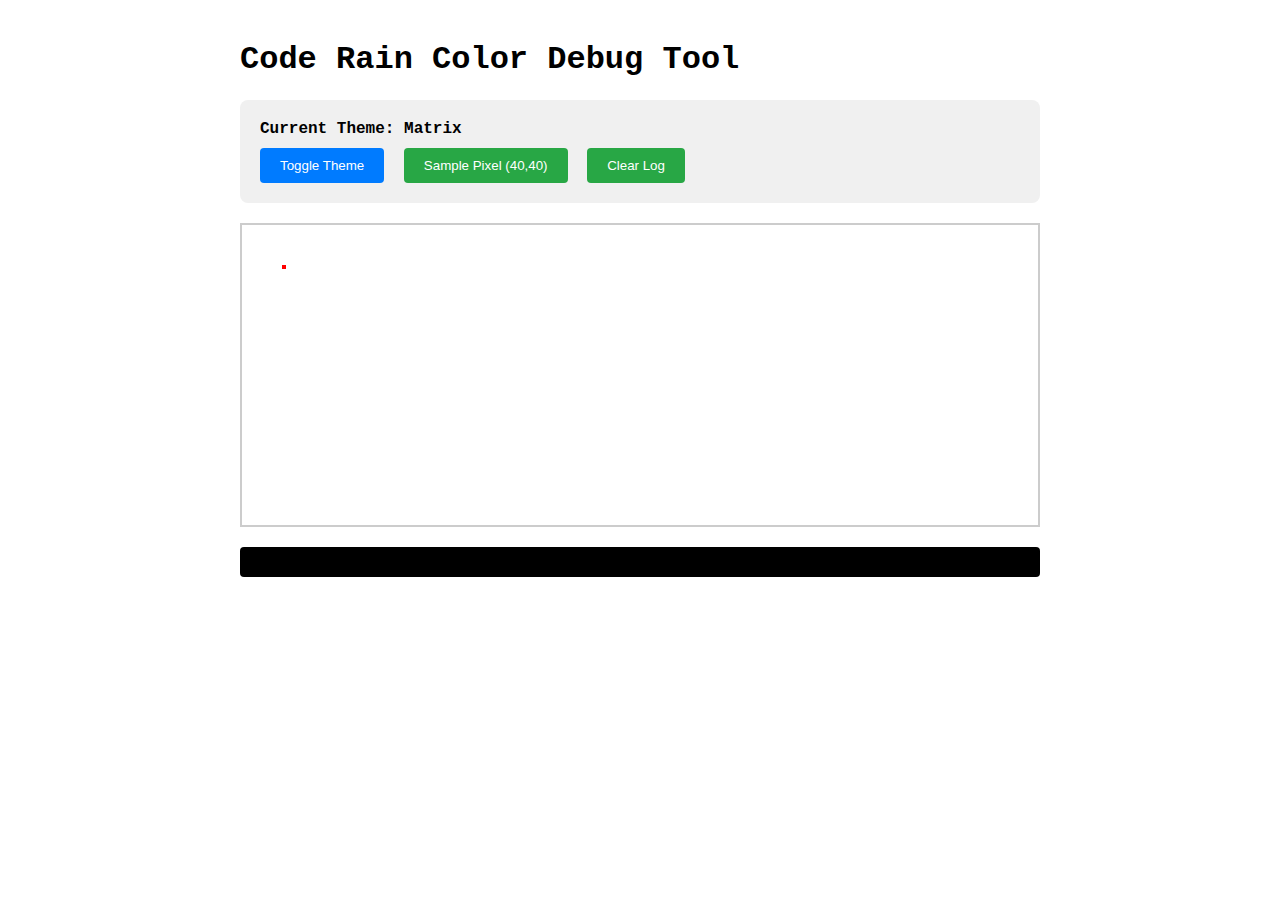
<file: debug/rain.html>
<!DOCTYPE html>
<html lang="en">
<head>
    <meta charset="UTF-8">
    <meta name="viewport" content="width=device-width, initial-scale=1.0">
    <title>Code Rain Debug - Color Analysis</title>
    <style>
        body {
            margin: 0;
            padding: 20px;
            background: white;
            font-family: 'Courier New', monospace;
            color: #000;
        }
        
        .debug-container {
            max-width: 800px;
            margin: 0 auto;
        }
        
        .controls {
            margin-bottom: 20px;
            padding: 20px;
            background: #f0f0f0;
            border-radius: 8px;
        }
        
        .theme-toggle {
            background: #007bff;
            color: white;
            border: none;
            padding: 10px 20px;
            border-radius: 4px;
            cursor: pointer;
            margin-right: 10px;
        }
        
        .sample-btn {
            background: #28a745;
            color: white;
            border: none;
            padding: 10px 20px;
            border-radius: 4px;
            cursor: pointer;
            margin-right: 10px;
        }
        
        .canvas-container {
            position: relative;
            border: 2px solid #ccc;
            margin: 20px 0;
        }
        
        #debug-canvas {
            display: block;
            background: white;
        }
        
        .log {
            background: #000;
            color: #0f0;
            padding: 15px;
            border-radius: 4px;
            font-family: 'Courier New', monospace;
            white-space: pre-wrap;
            max-height: 300px;
            overflow-y: auto;
        }
        
        .current-theme {
            font-weight: bold;
            margin-bottom: 10px;
        }
        
        .diagnostic-dot {
            position: absolute;
            width: 4px;
            height: 4px;
            background: red;
            top: 40px;
            left: 40px;
            z-index: 10;
        }
    </style>
</head>
<body>
    <div class="debug-container">
        <h1>Code Rain Color Debug Tool</h1>
        
        <div class="controls">
            <div class="current-theme">Current Theme: <span id="current-theme">Matrix</span></div>
            <button class="theme-toggle" onclick="toggleTheme()">Toggle Theme</button>
            <button class="sample-btn" onclick="samplePixel()">Sample Pixel (40,40)</button>
            <button class="sample-btn" onclick="clearLog()">Clear Log</button>
        </div>
        
        <div class="canvas-container">
            <canvas id="debug-canvas" width="400" height="300"></canvas>
            <div class="diagnostic-dot"></div>
        </div>
        
        <div class="log" id="log"></div>
    </div>

    <script>
        // Import the CodeRain class
        import { CodeRain } from '../js/animations/CodeRain.js';
        import { getCodeRainColors } from '../js/utils.js';
        
        let currentTheme = 'matrix';
        let codeRain = null;
        let canvas = null;
        let ctx = null;
        
        // Initialize debug page
        function init() {
            canvas = document.getElementById('debug-canvas');
            ctx = canvas.getContext('2d');
            
            // Set up theme
            document.body.className = currentTheme === 'light' ? 'high-contrast' : '';
            
            // Initialize code rain
            codeRain = new CodeRain(canvas);
            codeRain.start();
            
            // Draw diagnostic dot
            drawDiagnosticDot();
            
            log(`Debug page initialized. Theme: ${currentTheme}`);
            log(`Canvas size: ${canvas.width}x${canvas.height}`);
        }
        
        // Toggle between themes
        function toggleTheme() {
            currentTheme = currentTheme === 'matrix' ? 'light' : 'matrix';
            document.body.className = currentTheme === 'light' ? 'high-contrast' : '';
            document.getElementById('current-theme').textContent = currentTheme;
            
            // Restart code rain with new theme
            if (codeRain) {
                codeRain.stop();
            }
            codeRain = new CodeRain(canvas);
            codeRain.start();
            
            // Redraw diagnostic dot
            drawDiagnosticDot();
            
            log(`Theme switched to: ${currentTheme}`);
        }
        
        // Draw diagnostic dot at (40,40)
        function drawDiagnosticDot() {
            const colors = getCodeRainColors();
            
            // Draw a bright dot using the same style as code rain
            ctx.fillStyle = colors.color;
            ctx.shadowColor = colors.glow;
            ctx.shadowBlur = 8;
            ctx.fillRect(40, 40, 4, 4);
            ctx.shadowBlur = 0;
            
            log(`Diagnostic dot drawn at (40,40) with color: ${colors.color}, glow: ${colors.glow}`);
        }
        
        // Sample pixel color at (40,40)
        function samplePixel() {
            const x = 40, y = 40;
            const imageData = ctx.getImageData(x, y, 1, 1);
            const [r, g, b, a] = imageData.data;
            
            const hex = `#${toHex(r)}${toHex(g)}${toHex(b)}`;
            const colors = getCodeRainColors();
            
            log(`=== PIXEL SAMPLE AT (${x},${y}) ===`);
            log(`Requested color: ${colors.color}`);
            log(`Requested glow: ${colors.glow}`);
            log(`Actual pixel RGB: (${r}, ${g}, ${b}, ${a})`);
            log(`Actual pixel HEX: ${hex}`);
            log(`Match: ${colors.color.toUpperCase() === hex ? 'YES' : 'NO'}`);
            log(`===============================`);
        }
        
        // Convert number to hex
        function toHex(value) {
            return ('0' + value.toString(16)).slice(-2).toUpperCase();
        }
        
        // Log function
        function log(message) {
            const logElement = document.getElementById('log');
            const timestamp = new Date().toLocaleTimeString();
            logElement.textContent += `[${timestamp}] ${message}\n`;
            logElement.scrollTop = logElement.scrollHeight;
        }
        
        // Clear log
        function clearLog() {
            document.getElementById('log').textContent = '';
        }
        
        // Initialize when page loads
        window.addEventListener('load', init);
    </script>
</body>
</html>
</file>
<file: styles.css>
/* Matrix-Style CSS for Alperdigital */

/* CSS Custom Properties */
:root {
  --matrix-green: #00ff41;
  --matrix-green-dim: #00cc33;
  --matrix-green-bright: #00ff88;
  --matrix-black: #000000;
  --matrix-dark: #001100;
  --matrix-gray: #001a00;
  --matrix-light-gray: #003300;
  --matrix-white: #ffffff;
  --matrix-text: #00ff41;
  
  --font-mono: 'JetBrains Mono', 'Fira Code', 'SF Mono', 'Monaco', 'Consolas', monospace;
  --font-size-xs: 0.75rem;
  --font-size-sm: 0.875rem;
  --font-size-base: 1rem;
  --font-size-lg: 1.125rem;
  --font-size-xl: 1.25rem;
  --font-size-2xl: 1.5rem;
  --font-size-3xl: 1.875rem;
  --font-size-4xl: 2.25rem;
  --font-size-5xl: 3rem;
  --font-size-6xl: 3.75rem;
  
  --spacing-xs: 0.25rem;
  --spacing-sm: 0.5rem;
  --spacing-md: 1rem;
  --spacing-lg: 1.5rem;
  --spacing-xl: 2rem;
  --spacing-2xl: 3rem;
  --spacing-3xl: 4rem;
  --spacing-4xl: 6rem;
  --spacing-xxl: 8rem;
  
  --transition-fast: 0.015s ease;
  --transition-normal: 0.03s ease;
  --transition-slow: 0.05s ease;
  
  --glow-intensity: 0.5;
  --blur-radius: 2px;
}

/* Reduced Motion Support */
@media (prefers-reduced-motion: reduce) {
  :root {
    --transition-fast: 0s;
    --transition-normal: 0s;
    --transition-slow: 0s;
  }
}

/* Accessibility Classes */
.reduced-motion * {
  animation-duration: 0.01ms !important;
  animation-iteration-count: 1 !important;
  transition-duration: 0.01ms !important;
}

/* Opacity Helper Class for Non-Home Pages */
.is-opaque {
  opacity: 1 !important;
  filter: none !important;
  mix-blend-mode: normal !important;
}

/* High Contrast Mode - Content Opacity Fixes */
.high-contrast .section,
.high-contrast .card,
.high-contrast .service-card,
.high-contrast .portfolio-card,
.high-contrast h1,
.high-contrast h2,
.high-contrast h3,
.high-contrast p,
.high-contrast .nav-link,
.high-contrast .btn {
  opacity: 1.0 !important;
}

/* High Contrast Mode - Background Effects (Keep Low Opacity) */
.high-contrast .matrix-background,
.high-contrast .code-rain,
.high-contrast .hero::before,
.high-contrast .section::before {
  opacity: 0.1 !important;
}

.reduced-motion .code-rain,
.reduced-motion .loader-canvas,
.reduced-motion .matrix-background {
  display: none !important;
}

.high-contrast {
  --matrix-green: #ffffff;
  --matrix-green-dim: #cccccc;
  --matrix-green-bright: #ffffff;
  --matrix-text: #ffffff;
  --matrix-black: #000000;
  --matrix-gray: #333333;
  --matrix-light-gray: #666666;
}

.high-contrast .control-btn {
  border-width: 2px;
}

.high-contrast .nav {
  background: #000000;
  border-bottom-width: 2px;
}

/* High Contrast Mode - Section Backgrounds */
.high-contrast .services {
  background: #ffffff !important;
}

.high-contrast .services .section-title,
.high-contrast .services .section-subtitle {
  color: #000000 !important;
}

.high-contrast .service-card {
  background: #f0f0f0 !important;
  border-color: #000000 !important;
  color: #000000 !important;
}

.high-contrast .service-card:hover {
  border-color: #000000 !important;
  box-shadow: 0 0 20px rgba(0, 0, 0, 0.3) !important;
}

.high-contrast .card-title {
  color: #000000 !important;
}

.high-contrast .card-description {
  color: #333333 !important;
}

.high-contrast .approach {
  background: #ffffff !important;
}

.high-contrast .approach .section-title,
.high-contrast .approach .section-subtitle {
  color: #000000 !important;
}

.high-contrast .timeline-step {
  border-left-color: #000000 !important;
  color: #000000 !important;
}

.high-contrast .timeline-step:hover {
  border-left-color: #000000 !important;
  box-shadow: -5px 0 20px rgba(0, 0, 0, 0.2) !important;
}

.high-contrast .step-number {
  color: #000000 !important;
}

.high-contrast .step-title {
  color: #000000 !important;
}

.high-contrast .step-description {
  color: #333333 !important;
}

.high-contrast .contact {
  background: #ffffff !important;
}

.high-contrast .contact .section-title,
.high-contrast .contact .section-subtitle {
  color: #000000 !important;
}

.high-contrast .contact-subtitle {
  color: #333333 !important;
}

/* High Contrast Mode - All Text Elements */
.high-contrast h1,
.high-contrast h2,
.high-contrast h3,
.high-contrast h4,
.high-contrast h5,
.high-contrast h6 {
  color: #000000 !important;
}

.high-contrast p,
.high-contrast span,
.high-contrast div,
.high-contrast li,
.high-contrast td,
.high-contrast th {
  color: #000000 !important;
}

/* High Contrast Mode - Navigation */
.high-contrast .nav-link {
  color: #000000 !important;
}

.high-contrast .nav-link:hover {
  color: #000000 !important;
}

.high-contrast .logo-text {
  color: #000000 !important;
}

/* High Contrast Mode - Hero Section */
.high-contrast .hero-title {
  color: #000000 !important;
}

.high-contrast .hero-subtitle {
  color: #333333 !important;
}

.high-contrast .hero-description {
  color: #333333 !important;
}

/* High Contrast Mode - About Section */
.high-contrast .about {
  background: #ffffff !important;
}

.high-contrast .about .section-title,
.high-contrast .about .section-subtitle {
  color: #000000 !important;
}

.high-contrast .about-description {
  color: #333333 !important;
}

.high-contrast .stat-number {
  color: #000000 !important;
}

.high-contrast .stat-label {
  color: #333333 !important;
}

/* High Contrast Mode - Selected Works */
.high-contrast .selected-works {
  background: #ffffff !important;
}

.high-contrast .selected-works .section-title,
.high-contrast .selected-works .section-subtitle {
  color: #000000 !important;
}

.high-contrast .work-title {
  color: #000000 !important;
}

.high-contrast .work-description {
  color: #333333 !important;
}

.high-contrast .work-tech {
  color: #000000 !important;
}

/* High Contrast Mode - Footer */
.high-contrast .footer {
  background: #ffffff !important;
  border-top: 2px solid #000000 !important;
}


.high-contrast .footer-text {
  color: #333333 !important;
}

.high-contrast .footer-year {
  color: #333333 !important;
}

/* High Contrast Mode - Buttons */
.high-contrast .btn {
  background: #000000 !important;
  color: #ffffff !important;
  border: 2px solid #000000 !important;
}

.high-contrast .btn:hover {
  background: #333333 !important;
  color: #ffffff !important;
  border-color: #333333 !important;
}

/* High Contrast Mode - Links */
.high-contrast a {
  color: #000000 !important;
}

.high-contrast a:hover {
  color: #333333 !important;
}

/* High Contrast Mode - Matrix Background */
.high-contrast .matrix-background {
  opacity: 0.1 !important;
}

/* High Contrast Mode - Code Rain Canvas */
.high-contrast .code-rain {
  opacity: 0.3 !important;
}

/* High Contrast Mode - Complete Color Palette Override (Day Mode) */
.high-contrast {
  /* Override all Matrix colors to high contrast (Day Mode) */
  --matrix-green: #000000 !important;
  --matrix-green-dim: #000000 !important;
  --matrix-green-bright: #000000 !important;
  --matrix-text: #000000 !important;
  --matrix-black: #ffffff !important;
  --matrix-dark: #ffffff !important;
  --matrix-gray: #f0f0f0 !important;
  --matrix-light-gray: #e0e0e0 !important;
  --matrix-white: #000000 !important;
}

/* Normal Mode - Night Mode (Matrix Theme) */
body:not(.high-contrast) {
  /* Keep original Matrix colors for night mode */
  --matrix-green: #00ff00;
  --matrix-green-dim: #00cc00;
  --matrix-green-bright: #00ff88;
  --matrix-text: #00ff00;
  --matrix-black: #000000;
  --matrix-dark: #0a0a0a;
  --matrix-gray: #1a1a1a;
  --matrix-light-gray: #333333;
  --matrix-white: #ffffff;
  
  /* Ensure Matrix theme background is applied */
  background-color: #000000 !important;
  color: #00ff00 !important;
}

/* High Contrast Mode - Body and Main Elements */
.high-contrast body {
  background: #ffffff !important;
  color: #000000 !important;
}

/* High Contrast Mode - Navigation */
.high-contrast .nav {
  background: #ffffff !important;
  border-bottom: 2px solid #000000 !important;
}

.high-contrast .nav-link {
  color: #000000 !important;
}

.high-contrast .nav-link:hover {
  color: #000000 !important;
  background: #f0f0f0 !important;
}

.high-contrast .logo-text {
  color: #000000 !important;
}

/* High Contrast Mode - Hero Section */
.high-contrast .hero {
  background: #ffffff !important;
}

.high-contrast .hero-title {
  color: #000000 !important;
}

.high-contrast .hero-subtitle {
  color: #000000 !important;
}

.high-contrast .hero-description {
  color: #333333 !important;
}

/* High Contrast Mode - All Sections */
.high-contrast .section {
  background: #ffffff !important;
}

.high-contrast .section-title {
  color: #000000 !important;
}

.high-contrast .section-subtitle {
  color: #000000 !important;
}

/* High Contrast Mode - Cards and Containers */
.high-contrast .card,
.high-contrast .container,
.high-contrast .content {
  background: #ffffff !important;
  border: 1px solid #000000 !important;
  color: #000000 !important;
}

/* High Contrast Mode - Buttons */
.high-contrast .btn {
  background: #000000 !important;
  color: #ffffff !important;
  border: 2px solid #000000 !important;
}

.high-contrast .btn:hover {
  background: #333333 !important;
  color: #ffffff !important;
  border-color: #333333 !important;
}

/* High Contrast Mode - Links */
.high-contrast a {
  color: #000000 !important;
}

.high-contrast a:hover {
  color: #333333 !important;
}

/* High Contrast Mode - Form Elements */
.high-contrast input,
.high-contrast textarea,
.high-contrast select {
  background: #ffffff !important;
  color: #000000 !important;
  border: 1px solid #000000 !important;
}

/* High Contrast Mode - Code Rain Canvas */
.high-contrast canvas {
  filter: none !important;
  opacity: 1.0 !important;
}

/* High Contrast Mode - Additional Text Elements */
.high-contrast .text-matrix,
.high-contrast .matrix-text,
.high-contrast .code-text,
.high-contrast .terminal-text {
  color: #000000 !important;
}

.high-contrast .glow-text,
.high-contrast .neon-text {
  color: #000000 !important;
  text-shadow: none !important;
}

.high-contrast .gradient-text {
  background: linear-gradient(45deg, #000000, #333333) !important;
  -webkit-background-clip: text !important;
  -webkit-text-fill-color: transparent !important;
  background-clip: text !important;
}

/* High Contrast Mode - All possible text selectors */
.high-contrast * {
  color: inherit !important;
}

.high-contrast .text-white,
.high-contrast .text-light,
.high-contrast .text-muted {
  color: #000000 !important;
}

.high-contrast .text-dark,
.high-contrast .text-black {
  color: #000000 !important;
}

/* High Contrast Mode - Ensure all text is readable */
.high-contrast .hero h1,
.high-contrast .hero h2,
.high-contrast .hero h3,
.high-contrast .hero p,
.high-contrast .hero span,
.high-contrast .hero div {
  color: #000000 !important;
}

.high-contrast .section h1,
.high-contrast .section h2,
.high-contrast .section h3,
.high-contrast .section h4,
.high-contrast .section h5,
.high-contrast .section h6,
.high-contrast .section p,
.high-contrast .section span,
.high-contrast .section div,
.high-contrast .section li {
  color: #000000 !important;
}

/* High Contrast Mode - Override any remaining green text */
.high-contrast .text-green,
.high-contrast .text-success,
.high-contrast .matrix-green {
  color: #000000 !important;
}

/* High Contrast Mode - Ensure proper contrast for all elements */
.high-contrast .bg-dark,
.high-contrast .bg-black {
  background-color: #ffffff !important;
  color: #000000 !important;
}

.high-contrast .bg-light,
.high-contrast .bg-white {
  background-color: #ffffff !important;
  color: #000000 !important;
}


/* High Contrast Mode - Selected Works */
.high-contrast .work-overlay {
  background: #ffffff !important;
  border-top-color: #000000 !important;
}

.high-contrast .work-overlay .work-title {
  color: #000000 !important;
}

.high-contrast .work-overlay .work-description {
  color: #333333 !important;
}

.high-contrast .work-overlay .work-tech {
  color: #666666 !important;
}

/* High Contrast Mode - Mobile Selected Works */
@media (max-width: 768px) {
  .high-contrast .work-item {
    background: #ffffff !important;
    border-color: #000000 !important;
  }
  
  .high-contrast .work-overlay {
    background: #ffffff !important;
    border-top-color: #000000 !important;
  }
  
  .high-contrast .work-overlay .work-title {
    color: #000000 !important;
  }
  
  .high-contrast .work-overlay .work-description {
    color: #333333 !important;
  }
  
  .high-contrast .work-overlay .work-tech {
    color: #666666 !important;
  }
  
  * {
    animation-duration: 0.01ms !important;
    animation-iteration-count: 1 !important;
    transition-duration: 0.01ms !important;
  }
}

/* High Contrast Mode */
.high-contrast {
  --matrix-green: #00ff00;
  --matrix-green-dim: #00cc00;
  --matrix-green-bright: #00ff00;
  --matrix-black: #000000;
  --matrix-white: #ffffff;
  --matrix-text: #ffffff;
  --glow-intensity: 1;
}

/* Progress Bar - Hidden by default */
.progress-bar {
  display: none !important;
  visibility: hidden !important;
  opacity: 0 !important;
}

/* Base Styles */
* {
  box-sizing: border-box;
  margin: 0;
  padding: 0;
}

html {
  scroll-behavior: smooth;
  font-size: 16px;
}

body {
  font-family: var(--font-mono);
  background-color: var(--matrix-black);
  color: var(--matrix-text);
  line-height: 1.6;
  overflow-x: hidden;
  font-size: var(--font-size-base);
  letter-spacing: 0.025em;
  position: relative;
}

/* Matrix Digital Rain Background */
.matrix-background {
  position: fixed;
  top: 0;
  left: 0;
  z-index: -1;
  width: 100%;
  height: 100%;
  pointer-events: none;
  background: #000000;
  opacity: 1;
  filter: contrast(1.2) brightness(1.0);
}

/* Matrix Loading Screen */
.matrix-loader {
  position: fixed;
  top: 0;
  left: 0;
  width: 100%;
  height: 100%;
  background: var(--matrix-black);
  display: flex;
  align-items: center;
  justify-content: center;
  z-index: 9999;
  transition: opacity 0.8s ease;
  overflow: hidden;
}

.loader-canvas {
  position: absolute;
  top: 0;
  left: 0;
  width: 100%;
  height: 100%;
  z-index: 1;
  opacity: 0;
  display: none;
}

.loader-content {
  text-align: center;
  color: var(--matrix-green);
  position: relative;
  z-index: 2;
  font-family: 'JetBrains Mono', monospace;
}

.loader-logo {
  font-size: var(--font-size-5xl);
  font-weight: 700;
  letter-spacing: 0.2em;
  margin-bottom: var(--spacing-md);
  text-shadow: 0 0 30px var(--matrix-green);
  padding: 0 var(--spacing-md);
  word-break: break-all;
  line-height: 1.1;
  display: flex;
  justify-content: center;
  align-items: center;
  flex-wrap: wrap;
}

.logo-letter {
  display: inline-block;
  opacity: 0;
  transform: translateY(-200px);
  animation: letterDrop 1.2s ease-out forwards;
  margin: 0 0.1em;
  text-shadow: 0 0 30px var(--matrix-green);
  animation-fill-mode: forwards;
  position: relative;
}

.logo-letter:nth-child(1) { animation-delay: 0.2s; }
.logo-letter:nth-child(2) { animation-delay: 0.4s; }
.logo-letter:nth-child(3) { animation-delay: 0.6s; }
.logo-letter:nth-child(4) { animation-delay: 0.8s; }
.logo-letter:nth-child(5) { animation-delay: 1.0s; }
.logo-letter:nth-child(6) { animation-delay: 1.2s; }
.logo-letter:nth-child(7) { animation-delay: 1.4s; }
.logo-letter:nth-child(8) { animation-delay: 1.6s; }
.logo-letter:nth-child(9) { animation-delay: 1.8s; }
.logo-letter:nth-child(10) { animation-delay: 2.0s; }
.logo-letter:nth-child(11) { animation-delay: 2.2s; }
.logo-letter:nth-child(12) { animation-delay: 2.4s; }

.loader-subtitle {
  font-size: var(--font-size-lg);
  font-weight: 300;
  letter-spacing: 0.15em;
  margin-bottom: var(--spacing-2xl);
  animation: subtitleFade 2s ease-in-out infinite;
  opacity: 1.0;
}

.loader-progress {
  width: 400px;
  height: 6px;
  background: var(--matrix-gray);
  border: 2px solid var(--matrix-green);
  margin: var(--spacing-xl) auto;
  position: relative;
  overflow: hidden;
  box-shadow: 
    inset 0 0 10px rgba(0, 255, 65, 0.3),
    0 0 20px rgba(0, 255, 65, 0.2);
}

.progress-bar-matrix {
  height: 100%;
  background: linear-gradient(90deg, 
    var(--matrix-green), 
    var(--matrix-green-bright), 
    var(--matrix-green));
  width: 0%;
  transition: width 0.4s ease;
  box-shadow: 0 0 15px var(--matrix-green);
  position: relative;
}

.progress-bar-matrix::after {
  content: '';
  position: absolute;
  top: 0;
  left: 0;
  width: 100%;
  height: 100%;
  background: linear-gradient(90deg, 
    transparent, 
    rgba(255, 255, 255, 0.3), 
    transparent);
  animation: progressShine 2s ease-in-out infinite;
}

.loader-percentage {
  font-size: var(--font-size-xl);
  font-weight: 700;
  letter-spacing: 0.1em;
  margin-top: var(--spacing-md);
  animation: percentageGlow 1s ease-in-out infinite;
}

.loader-status {
  font-size: var(--font-size-sm);
  font-weight: 400;
  letter-spacing: 0.1em;
  margin-top: var(--spacing-lg);
  opacity: 1.0;
  animation: statusBlink 1.5s ease-in-out infinite;
}

@keyframes logoGlow {
  0%, 100% { 
    text-shadow: 0 0 30px var(--matrix-green);
    transform: scale(1);
  }
  50% { 
    text-shadow: 0 0 50px var(--matrix-green), 0 0 70px var(--matrix-green);
    transform: scale(1.02);
  }
}

@keyframes subtitleFade {
  0%, 100% { opacity: 0.8; }
  50% { opacity: 0.4; }
}

@keyframes letterDrop {
  0% {
    opacity: 0;
    transform: translateY(-200px) rotateX(90deg) scale(0.5);
    text-shadow: 0 0 50px var(--matrix-green);
  }
  30% {
    opacity: 0.6;
    transform: translateY(-100px) rotateX(60deg) scale(0.8);
    text-shadow: 0 0 40px var(--matrix-green);
  }
  60% {
    opacity: 0.9;
    transform: translateY(-30px) rotateX(30deg) scale(1.1);
    text-shadow: 0 0 30px var(--matrix-green);
  }
  80% {
    opacity: 1;
    transform: translateY(10px) rotateX(10deg) scale(0.95);
    text-shadow: 0 0 25px var(--matrix-green);
  }
  100% {
    opacity: 1;
    transform: translateY(0) rotateX(0deg) scale(1);
    text-shadow: 0 0 20px var(--matrix-green);
  }
}


@keyframes progressShine {
  0% { transform: translateX(-100%); }
  100% { transform: translateX(100%); }
}

@keyframes percentageGlow {
  0%, 100% { 
    text-shadow: 0 0 10px var(--matrix-green);
    color: var(--matrix-green);
  }
  50% { 
    text-shadow: 0 0 20px var(--matrix-green);
    color: var(--matrix-green-bright);
  }
}

@keyframes statusBlink {
  0%, 100% { opacity: 0.7; }
  50% { opacity: 0.3; }
}

/* Explosion Effects */
.explosion-error {
  position: absolute;
  top: 50%;
  left: 50%;
  transform: translate(-50%, -50%);
  text-align: center;
  z-index: 10;
  color: #ff0000;
  font-family: var(--font-mono);
  animation: errorGlow 0.5s ease-in-out infinite;
}

.error-text {
  font-size: var(--font-size-3xl);
  font-weight: 700;
  letter-spacing: 0.1em;
  margin-bottom: var(--spacing-md);
  text-shadow: 0 0 20px #ff0000;
}

.error-code {
  font-size: var(--font-size-lg);
  font-weight: 500;
  letter-spacing: 0.1em;
  margin-bottom: var(--spacing-sm);
  color: #ff6666;
}

.error-message {
  font-size: var(--font-size-base);
  font-weight: 400;
  letter-spacing: 0.05em;
  opacity: 1.0;
}

.explosion-particle {
  position: absolute;
  width: 4px;
  height: 4px;
  background: #ff0000;
  border-radius: 50%;
  animation: particleExplode 2s ease-out forwards;
  z-index: 5;
}

.final-particle {
  position: absolute;
  width: 8px;
  height: 8px;
  background: #ff0000;
  border-radius: 50%;
  animation: finalExplode 1s ease-out forwards;
  z-index: 5;
}

.screen-corruption {
  animation: screenShake 0.1s ease-in-out infinite;
}

.digital-noise {
  position: absolute;
  top: 0;
  left: 0;
  width: 100%;
  height: 100%;
  background: repeating-linear-gradient(
    0deg,
    transparent,
    transparent 2px,
    rgba(255, 0, 0, 0.1) 2px,
    rgba(255, 0, 0, 0.1) 4px
  );
  animation: noiseFlicker 0.1s ease-in-out infinite;
  z-index: 3;
}

.glitch-line {
  position: absolute;
  left: 0;
  width: 100%;
  height: 2px;
  background: linear-gradient(90deg, transparent, #ff0000, transparent);
  animation: glitchLine 0.5s ease-in-out infinite;
  z-index: 4;
}

.final-explosion {
  animation: finalShake 0.05s ease-in-out infinite;
}

@keyframes errorGlow {
  0%, 100% { 
    text-shadow: 0 0 20px #ff0000;
    transform: translate(-50%, -50%) scale(1);
  }
  50% { 
    text-shadow: 0 0 40px #ff0000, 0 0 60px #ff0000;
    transform: translate(-50%, -50%) scale(1.05);
  }
}

@keyframes particleExplode {
  0% {
    transform: scale(0);
    opacity: 1;
  }
  50% {
    transform: scale(1);
    opacity: 1.0;
  }
  100% {
    transform: scale(2) translate(calc(var(--random-x, 0) * 100px), calc(var(--random-y, 0) * 100px));
    opacity: 0;
  }
}

@keyframes finalExplode {
  0% {
    transform: scale(0);
    opacity: 1;
  }
  100% {
    transform: scale(3) translate(calc(var(--random-x, 0) * 200px), calc(var(--random-y, 0) * 200px));
    opacity: 0;
  }
}

@keyframes screenShake {
  0%, 100% { transform: translate(0, 0); }
  25% { transform: translate(-2px, -2px); }
  50% { transform: translate(2px, -2px); }
  75% { transform: translate(-2px, 2px); }
}

@keyframes noiseFlicker {
  0%, 100% { opacity: 0.1; }
  50% { opacity: 0.3; }
}

@keyframes glitchLine {
  0%, 100% { opacity: 0; }
  50% { opacity: 1; }
}

@keyframes finalShake {
  0%, 100% { transform: translate(0, 0); }
  25% { transform: translate(-5px, -5px); }
  50% { transform: translate(5px, -5px); }
  75% { transform: translate(-5px, 5px); }
}

/* Accessibility Controls */
.accessibility-controls {
  position: fixed;
  top: var(--spacing-md);
  right: var(--spacing-md);
  z-index: 1000;
  display: flex;
  gap: var(--spacing-sm);
}

.control-btn {
  width: 40px;
  height: 40px;
  background: var(--matrix-gray);
  border: 1px solid var(--matrix-green);
  color: var(--matrix-green);
  font-family: var(--font-mono);
  font-size: var(--font-size-sm);
  cursor: pointer;
  transition: all var(--transition-fast);
  display: flex;
  align-items: center;
  justify-content: center;
  border-radius: 4px;
  user-select: none;
}

.control-btn:hover,
.control-btn:focus {
  background: var(--matrix-green);
  color: var(--matrix-black);
  box-shadow: 0 0 10px var(--matrix-green);
  transform: scale(1.05);
}

.control-btn.active {
  background: var(--matrix-green);
  color: var(--matrix-black);
  box-shadow: 0 0 15px var(--matrix-green);
}

.control-btn:active {
  transform: scale(0.95);
}

/* Sound button - consistent with other control buttons */
#sound-toggle {
  position: relative;
  overflow: hidden;
  background: var(--matrix-gray);
  border: 1px solid var(--matrix-green);
  animation: soundButtonPulse 2s ease-in-out infinite;
  cursor: pointer;
  transition: all var(--transition-fast);
  border-radius: 4px;
  width: 40px;
  height: 40px;
  display: flex;
  align-items: center;
  justify-content: center;
  font-size: var(--font-size-sm);
  backdrop-filter: none;
  user-select: none;
}

/* Sound button pulse animation to attract attention */
@keyframes soundButtonPulse {
  0%, 100% {
    box-shadow: 0 0 5px var(--matrix-green);
    transform: scale(1);
  }
  50% {
    box-shadow: 0 0 20px var(--matrix-green), 0 0 30px var(--matrix-green);
    transform: scale(1.05);
  }
}

/* Hover effect for sound button - consistent with other buttons */
#sound-toggle:hover,
#sound-toggle:focus {
  background: var(--matrix-green);
  color: var(--matrix-black);
  box-shadow: 0 0 10px var(--matrix-green);
  transform: scale(1.05);
}

#sound-toggle::before {
  content: '';
  position: absolute;
  top: 50%;
  left: 50%;
  width: 0;
  height: 0;
  background: radial-gradient(circle, var(--matrix-green) 0%, transparent 70%);
  border-radius: 50%;
  transform: translate(-50%, -50%);
  transition: all 0.3s ease;
  opacity: 0;
}

#sound-toggle::after {
  content: '';
  position: absolute;
  top: -2px;
  left: -2px;
  right: -2px;
  bottom: -2px;
  background: linear-gradient(45deg, var(--matrix-green), transparent, var(--matrix-green));
  border-radius: 4px;
  opacity: 0;
  transition: opacity 0.3s ease;
  z-index: -1;
}

#sound-toggle.active::before {
  width: 80px;
  height: 80px;
  opacity: 0.4;
  animation: cyberPulse 0.18s ease-in-out infinite;
}

#sound-toggle.active::after {
  opacity: 0.6;
  animation: cyberGlow 0.2s linear infinite;
}

@keyframes cyberPulse {
  0%, 100% {
    transform: translate(-50%, -50%) scale(1);
    opacity: 0.4;
  }
  50% {
    transform: translate(-50%, -50%) scale(1.3);
    opacity: 0.2;
  }
}

@keyframes cyberGlow {
  0% {
    background: linear-gradient(45deg, var(--matrix-green), transparent, var(--matrix-green));
  }
  25% {
    background: linear-gradient(135deg, var(--matrix-green), transparent, var(--matrix-green));
  }
  50% {
    background: linear-gradient(225deg, var(--matrix-green), transparent, var(--matrix-green));
  }
  75% {
    background: linear-gradient(315deg, var(--matrix-green), transparent, var(--matrix-green));
  }
  100% {
    background: linear-gradient(45deg, var(--matrix-green), transparent, var(--matrix-green));
  }
}

/* Active state when sound is ON */
#sound-toggle.active {
  animation: cyberWave 0.12s ease-in-out infinite;
  background: var(--matrix-green);
  color: var(--matrix-black);
  box-shadow: 0 0 15px var(--matrix-green);
}

/* When sound is OFF, keep the pulse animation to attract attention */
#sound-toggle:not(.active) {
  animation: soundButtonPulse 2s ease-in-out infinite;
}

/* Remove the problematic ::after pseudo-element that was showing text */
#sound-toggle::after {
  display: none !important;
}

/* Global sound control - disable all audio when sound is off */
body.sound-disabled audio {
  display: none !important;
}

/* Only disable audio elements, not all interactions */
body.sound-disabled audio,
body.sound-disabled [data-audio],
body.sound-disabled .audio-element {
  pointer-events: none !important;
}

@keyframes cyberWave {
  0%, 100% {
    box-shadow: 
      0 0 10px var(--matrix-green),
      inset 0 0 10px rgba(0, 255, 136, 0.1);
  }
  50% {
    box-shadow: 
      0 0 25px var(--matrix-green),
      0 0 35px var(--matrix-green),
      inset 0 0 15px rgba(0, 255, 136, 0.2);
  }
}

/* Progress Bar */
.progress-bar {
  position: fixed;
  top: 0;
  left: 0;
  width: 100%;
  height: 2px;
  background: var(--matrix-gray);
  z-index: 999;
}

.progress-fill {
  height: 100%;
  background: linear-gradient(90deg, var(--matrix-green), var(--matrix-green-bright));
  width: 0%;
  transition: width 0.01s ease;
  box-shadow: 0 0 10px var(--matrix-green);
}

/* Navigation */
.nav {
  position: fixed;
  top: 0;
  left: 0;
  right: 0;
  z-index: 100;
  background: rgba(0, 0, 0, 0.9);
  backdrop-filter: none;
  border-bottom: 1px solid var(--matrix-green);
  transition: all var(--transition-normal);
}

.nav-container {
  max-width: 1200px;
  margin: 0 auto;
  padding: var(--spacing-md) var(--spacing-lg);
  display: flex;
  justify-content: space-between;
  align-items: center;
  position: relative;
}

.logo-text {
  font-size: var(--font-size-lg);
  font-weight: 700;
  color: var(--matrix-green);
  text-shadow: 0 0 10px var(--matrix-green);
  letter-spacing: 0.1em;
}

.nav-links {
  display: flex;
  list-style: none;
  gap: var(--spacing-xl);
}

.nav-link {
  color: var(--matrix-text);
  text-decoration: none;
  font-size: var(--font-size-sm);
  font-weight: 500;
  letter-spacing: 0.05em;
  transition: all var(--transition-fast);
  position: relative;
}

.nav-link:hover,
.nav-link:focus {
  color: var(--matrix-green);
  text-shadow: 0 0 5px var(--matrix-green);
}

.nav-link::after {
  content: '';
  position: absolute;
  bottom: -2px;
  left: 0;
  width: 0;
  height: 1px;
  background: var(--matrix-green);
  transition: width var(--transition-normal);
}

.nav-link:hover::after {
  width: 100%;
}

/* Hero Section */
.hero {
  position: relative;
  min-height: 100vh;
  display: flex;
  align-items: center;
  justify-content: center;
  overflow: hidden;
  background: var(--matrix-black);
  margin-bottom: var(--spacing-2xl);
}

/* Code Rain Canvas */
.code-rain {
  position: fixed;
  top: 0;
  left: 0;
  width: 100%;
  height: 100%;
  z-index: 1;
  opacity: 0.4;
  pointer-events: none;
  /* Theme-safe isolation */
  isolation: isolate;
  mix-blend-mode: normal;
  filter: none;
}


/* Hero Content */
.hero-content {
  position: relative;
  z-index: 3;
  text-align: center;
  max-width: 800px;
  padding: 0 var(--spacing-lg);
}

.hero-title {
  font-size: var(--font-size-6xl);
  font-weight: 700;
  color: var(--matrix-green);
  text-shadow: 0 0 20px var(--matrix-green);
  letter-spacing: 0.1em;
  margin-bottom: var(--spacing-lg);
  animation: titleGlow 3s ease-in-out infinite;
  position: relative;
}

.hero-title::after {
  content: '_';
  color: var(--matrix-green);
  animation: cursorBlink 1s infinite;
  margin-left: 5px;
}

.hero-subtitle {
  font-size: var(--font-size-xl);
  color: var(--matrix-text);
  margin-bottom: var(--spacing-xl);
  font-weight: 300;
  letter-spacing: 0.05em;
}

.hero-tagline {
  display: flex;
  justify-content: center;
  gap: var(--spacing-lg);
  margin-bottom: var(--spacing-2xl);
  font-size: var(--font-size-sm);
  color: var(--matrix-green);
  letter-spacing: 0.1em;
}

.tagline-item {
  position: relative;
}

.tagline-item::after {
  content: '•';
  position: absolute;
  right: -var(--spacing-lg);
  color: var(--matrix-green);
}

.tagline-item:last-child::after {
  display: none;
}

.hero-cta {
  display: flex;
  justify-content: center;
  align-items: center;
}

/* Modern Button System */
.modern-btn {
  display: inline-flex;
  align-items: center;
  justify-content: center;
  gap: var(--spacing-sm);
  padding: var(--spacing-md) var(--spacing-xl);
  font-family: var(--font-mono);
  font-size: var(--font-size-sm);
  font-weight: 600;
  letter-spacing: 0.05em;
  text-transform: uppercase;
  text-decoration: none;
  border: 2px solid transparent;
  border-radius: 8px;
  cursor: pointer;
  transition: all 0.3s cubic-bezier(0.4, 0, 0.2, 1);
  position: relative;
  overflow: hidden;
  min-width: 160px;
  height: 48px;
}

.modern-btn::before {
  content: '';
  position: absolute;
  top: 0;
  left: 0;
  right: 0;
  bottom: 0;
  background: linear-gradient(45deg, transparent 30%, rgba(255,255,255,0.1) 50%, transparent 70%);
  transform: translateX(-100%);
  transition: transform 0.6s ease;
}

.modern-btn:hover::before {
  transform: translateX(100%);
}


.modern-btn-secondary {
  background: transparent;
  color: var(--matrix-green);
  border-color: var(--matrix-green);
  box-shadow: 0 4px 15px rgba(0, 255, 136, 0.1);
}

.modern-btn-secondary:hover {
  background: var(--matrix-green);
  color: var(--matrix-black);
  border-color: var(--matrix-green);
  transform: translateY(-2px);
  box-shadow: 0 8px 25px rgba(0, 255, 136, 0.3);
}

.modern-btn-icon {
  font-size: var(--font-size-base);
  transition: transform 0.3s ease;
}

.modern-btn:hover .modern-btn-icon {
  transform: scale(1.1) rotate(5deg);
}

/* High Contrast Mode */

.high-contrast .modern-btn-secondary {
  background: #ffffff !important;
  color: #000000 !important;
  border-color: #000000 !important;
  box-shadow: 0 4px 15px rgba(0, 0, 0, 0.1) !important;
}

.high-contrast .modern-btn-secondary:hover {
  background: #f0f0f0 !important;
  color: #000000 !important;
  border-color: #000000 !important;
  box-shadow: 0 8px 25px rgba(0, 0, 0, 0.2) !important;
}

/* Mobile Responsive */
@media (max-width: 768px) {
  .modern-btn {
    min-width: 140px;
    height: 44px;
    padding: var(--spacing-sm) var(--spacing-lg);
    font-size: var(--font-size-xs);
  }
}

@media (max-width: 480px) {
  .modern-btn {
    min-width: 120px;
    height: 40px;
    padding: var(--spacing-xs) var(--spacing-md);
    font-size: 10px;
  }
  
  .modern-btn-icon {
    font-size: var(--font-size-sm);
  }
}

@keyframes titleGlow {
  0%, 100% { text-shadow: 0 0 20px var(--matrix-green); }
  50% { text-shadow: 0 0 30px var(--matrix-green), 0 0 40px var(--matrix-green); }
}

@keyframes cursorBlink {
  0%, 50% { opacity: 1; }
  51%, 100% { opacity: 0; }
}

/* Scroll Indicator */
.scroll-indicator {
  position: absolute;
  bottom: var(--spacing-xl);
  left: 50%;
  transform: translateX(-50%);
  z-index: 3;
  text-align: center;
  color: var(--matrix-green);
  font-size: var(--font-size-xs);
  letter-spacing: 0.1em;
}

.scroll-text {
  margin-bottom: var(--spacing-sm);
}

.scroll-arrow {
  width: 2px;
  height: 20px;
  background: var(--matrix-green);
  margin: 0 auto;
  position: relative;
  animation: scrollBounce 2s ease-in-out infinite;
}

.scroll-arrow::after {
  content: '';
  position: absolute;
  bottom: 0;
  left: -3px;
  width: 8px;
  height: 8px;
  border-right: 2px solid var(--matrix-green);
  border-bottom: 2px solid var(--matrix-green);
  transform: rotate(45deg);
}

@keyframes scrollBounce {
  0%, 100% { transform: translateY(0); }
  50% { transform: translateY(10px); }
}

/* Container */
.container {
  max-width: 1200px;
  margin: 0 auto;
  padding: 0 var(--spacing-lg);
}

/* Loading Splash Styles */
.loading-splash {
  position: fixed;
  top: 0;
  left: 0;
  right: 0;
  bottom: 0;
  z-index: 9999;
  display: flex;
  align-items: center;
  justify-content: center;
  backdrop-filter: blur(0px);
  transition: backdrop-filter 0.4s ease, opacity 0.4s ease;
}

.loading-splash .letters-container {
  display: flex;
  align-items: center;
  justify-content: center;
  font-family: 'JetBrains Mono', monospace;
}

.loading-splash .letter {
  font-weight: 800;
  letter-spacing: 0.06em;
  text-rendering: optimizeLegibility;
  -webkit-font-smoothing: antialiased;
  -moz-osx-font-smoothing: grayscale;
}

/* Reduced motion support */
@media (prefers-reduced-motion: reduce) {
  .loading-splash .letter {
    animation: none !important;
    transition: none !important;
  }
}

/* High contrast mode */
@media (prefers-contrast: high) {
  .loading-splash .letter {
    text-shadow: none !important;
    font-weight: 900;
  }
}

/* Section Styles */
section {
  padding: var(--spacing-4xl) 0;
  position: relative;
}

/* Mobile Section Spacing */
@media (max-width: 767px) {
  section {
    padding: var(--spacing-2xl) 0;
  }
  
  .section-title {
    margin-bottom: var(--spacing-xl);
  }
}

.section-title {
  text-align: center;
  margin-bottom: var(--spacing-2xl);
}

.title-text {
  font-size: var(--font-size-4xl);
  font-weight: 700;
  color: var(--matrix-green);
  text-shadow: 0 0 10px var(--matrix-green);
  letter-spacing: 0.1em;
  position: relative;
}

.title-text::after {
  content: '';
  position: absolute;
  bottom: -10px;
  left: 50%;
  transform: translateX(-50%);
  width: 100px;
  height: 2px;
  background: var(--matrix-green);
  box-shadow: 0 0 10px var(--matrix-green);
}

/* Services Section */
.services {
  background: var(--matrix-dark);
  padding: var(--spacing-xxl) 0;
  margin: var(--spacing-2xl) 0;
}

.services-grid {
  display: grid;
  grid-template-columns: repeat(auto-fit, minmax(320px, 1fr));
  gap: var(--spacing-lg);
  max-width: 1400px;
  margin: 0 auto;
}

/* Responsive services grid */
@media (max-width: 480px) {
  .services-grid {
    grid-template-columns: 1fr;
    gap: var(--spacing-md);
    padding: 0 var(--spacing-sm);
  }
}

@media (min-width: 481px) and (max-width: 768px) {
  .services-grid {
    grid-template-columns: repeat(2, 1fr);
    gap: var(--spacing-md);
  }
}

@media (min-width: 769px) and (max-width: 1023px) {
  .services-grid {
    grid-template-columns: repeat(2, 1fr);
    gap: var(--spacing-lg);
  }
}

@media (min-width: 1024px) {
  .services-grid {
    grid-template-columns: repeat(3, 1fr);
    gap: var(--spacing-xl);
  }
}

.service-card {
  background: var(--matrix-gray);
  border: 1px solid rgba(0, 255, 65, 0.2);
  border-radius: var(--border-radius);
  padding: var(--spacing-lg);
  transition: all var(--transition-normal);
  cursor: pointer;
  display: flex;
  flex-direction: column;
  align-items: center;
  text-align: center;
  min-height: 320px;
  position: relative;
  overflow: hidden;
}

.service-card:hover {
  border-color: var(--matrix-green);
  box-shadow: 0 10px 30px rgba(0, 255, 65, 0.2);
  transform: translateY(-8px);
}

.service-card::before {
  content: '';
  position: absolute;
  top: 0;
  left: 0;
  right: 0;
  bottom: 0;
  background: linear-gradient(135deg, rgba(0, 255, 65, 0.05), transparent);
  opacity: 0;
  transition: opacity var(--transition-normal);
}

.service-card:hover::before {
  opacity: 1;
}

.service-icon {
  width: 70px;
  height: 70px;
  background: var(--matrix-green);
  border-radius: 50%;
  display: flex;
  align-items: center;
  justify-content: center;
  margin-bottom: var(--spacing-md);
  font-size: 28px;
  color: var(--matrix-black);
  transition: all var(--transition-normal);
  position: relative;
  z-index: 2;
}

.service-card:hover .service-icon {
  background: var(--matrix-green-bright);
  transform: scale(1.1) rotate(5deg);
  box-shadow: 0 0 20px rgba(0, 255, 65, 0.5);
}

.service-content {
  flex: 1;
  display: flex;
  flex-direction: column;
  justify-content: space-between;
  position: relative;
  z-index: 2;
}

.service-title {
  font-size: var(--font-size-lg);
  font-weight: 700;
  color: var(--matrix-green);
  margin-bottom: var(--spacing-sm);
  letter-spacing: 0.05em;
  text-transform: uppercase;
}

.service-description {
  color: var(--matrix-text);
  margin-bottom: var(--spacing-md);
  line-height: 1.5;
  font-size: var(--font-size-sm);
  opacity: 0.9;
}

.service-features {
  list-style: none;
  padding: 0;
  margin: 0;
  display: flex;
  flex-direction: column;
  gap: var(--spacing-xs);
}

.service-features li {
  color: var(--matrix-green-dim);
  font-size: var(--font-size-xs);
  font-family: var(--font-mono);
  padding: 4px 8px;
  background: rgba(0, 255, 65, 0.1);
  border-radius: 12px;
  border: 1px solid rgba(0, 255, 65, 0.2);
  transition: all var(--transition-fast);
}

.service-features li:hover {
  background: rgba(0, 255, 65, 0.2);
  border-color: var(--matrix-green);
  transform: translateX(5px);
}

/* Mobile optimizations for services */
@media (max-width: 480px) {
  .service-card {
    padding: var(--spacing-md);
    min-height: 280px;
  }
  
  .service-icon {
    width: 60px;
    height: 60px;
    font-size: 24px;
    margin-bottom: var(--spacing-sm);
  }
  
  .service-title {
    font-size: var(--font-size-base);
    margin-bottom: var(--spacing-xs);
  }
  
  .service-description {
    font-size: var(--font-size-xs);
    margin-bottom: var(--spacing-sm);
    line-height: 1.4;
  }
  
  .service-features li {
    font-size: 10px;
    padding: 3px 6px;
  }
}

/* High contrast mode for services */
.high-contrast .services {
  background: #ffffff !important;
}

.high-contrast .service-card {
  background: #ffffff !important;
  border-color: #000000 !important;
  color: #000000 !important;
}

.high-contrast .service-title {
  color: #000000 !important;
}

.high-contrast .service-description {
  color: #333333 !important;
}

.high-contrast .service-icon {
  background: #000000 !important;
  color: #ffffff !important;
}

.high-contrast .service-features li {
  background: #f0f0f0 !important;
  color: #000000 !important;
  border-color: #000000 !important;
}

/* Portfolio Section */
.portfolio {
  background: var(--matrix-black);
  padding: var(--spacing-xxl) 0;
  margin: var(--spacing-2xl) 0;
}

.portfolio-grid {
  display: grid;
  grid-template-columns: repeat(auto-fit, minmax(300px, 1fr));
  gap: var(--spacing-lg);
  max-width: 1200px;
  margin: 0 auto;
}

/* Responsive portfolio grid */
@media (max-width: 480px) {
  .portfolio-grid {
    grid-template-columns: 1fr;
    gap: var(--spacing-md);
    padding: 0 var(--spacing-sm);
  }
}

@media (min-width: 481px) and (max-width: 768px) {
  .portfolio-grid {
    grid-template-columns: repeat(2, 1fr);
    gap: var(--spacing-md);
  }
}

@media (min-width: 769px) {
  .portfolio-grid {
    grid-template-columns: repeat(2, 1fr);
    gap: var(--spacing-xl);
  }
}

@media (min-width: 1024px) {
  .portfolio-grid {
    grid-template-columns: repeat(4, 1fr);
    gap: var(--spacing-lg);
  }
}

.portfolio-card {
  background: var(--matrix-gray);
  border: 1px solid rgba(0, 255, 65, 0.2);
  border-radius: var(--border-radius);
  padding: var(--spacing-lg);
  transition: all var(--transition-normal);
  cursor: pointer;
  display: flex;
  flex-direction: column;
  align-items: center;
  text-align: center;
  min-height: 280px;
}

.portfolio-card:hover {
  border-color: var(--matrix-green);
  box-shadow: 0 10px 30px rgba(0, 255, 65, 0.2);
  transform: translateY(-5px);
}

.card-icon {
  width: 60px;
  height: 60px;
  background: var(--matrix-green);
  border-radius: 50%;
  display: flex;
  align-items: center;
  justify-content: center;
  margin-bottom: var(--spacing-md);
  font-size: 24px;
  color: var(--matrix-black);
  transition: all var(--transition-normal);
}

.portfolio-card:hover .card-icon {
  background: var(--matrix-green-bright);
  transform: scale(1.1);
}

.card-content {
  flex: 1;
  display: flex;
  flex-direction: column;
  justify-content: space-between;
}

.card-title {
  font-size: var(--font-size-lg);
  font-weight: 700;
  color: var(--matrix-green);
  margin-bottom: var(--spacing-sm);
  letter-spacing: 0.05em;
  text-transform: uppercase;
}

.card-description {
  color: var(--matrix-text);
  margin-bottom: var(--spacing-md);
  line-height: 1.5;
  font-size: var(--font-size-sm);
  opacity: 0.9;
}

.card-tech {
  display: flex;
  flex-wrap: wrap;
  gap: var(--spacing-xs);
  justify-content: center;
}

.tech-tag {
  background: rgba(0, 255, 65, 0.1);
  color: var(--matrix-green);
  padding: 4px 8px;
  border-radius: 12px;
  font-size: var(--font-size-xs);
  font-family: var(--font-mono);
  border: 1px solid rgba(0, 255, 65, 0.2);
  transition: all var(--transition-fast);
}

.tech-tag:hover {
  background: rgba(0, 255, 65, 0.2);
  border-color: var(--matrix-green);
}

/* Mobile: Complete flow-based layout override */
@media (max-width: 768px) {
  .work-item {
    display: flex !important;
    flex-direction: column !important;
    height: auto !important;
    min-height: 300px !important;
    max-height: none !important;
    margin-bottom: var(--spacing-lg) !important;
    background: var(--matrix-gray) !important;
    border: 1px solid var(--matrix-green) !important;
    border-radius: var(--border-radius) !important;
    overflow: visible !important;
    position: static !important;
    transform: none !important;
  }
  
  .work-thumbnail {
    height: 180px !important;
    position: relative !important;
    flex-shrink: 0 !important;
    width: 100% !important;
    background: var(--matrix-gray) !important;
    display: flex !important;
    align-items: center !important;
    justify-content: center !important;
  }
  
  .work-visual {
    height: 180px !important;
    align-items: center !important;
    padding-top: 0 !important;
    width: 100% !important;
    display: flex !important;
    justify-content: center !important;
    position: relative !important;
  }
  
  .work-overlay {
    position: static !important;
    bottom: auto !important;
    left: auto !important;
    right: auto !important;
    transform: none !important;
    background: var(--matrix-dark) !important;
    padding: var(--spacing-md) !important;
    flex: 1 !important;
    display: flex !important;
    flex-direction: column !important;
    gap: var(--spacing-xs) !important;
    border-top: 1px solid var(--matrix-green) !important;
    min-height: auto !important;
    max-height: none !important;
    overflow: visible !important;
    width: 100% !important;
  }
  
  .work-overlay .work-title {
    position: static !important;
    margin: 0 !important;
    font-size: 1rem !important;
    font-weight: 700 !important;
    color: var(--matrix-green) !important;
    line-height: 1.4 !important;
    text-transform: uppercase !important;
    letter-spacing: 0.05em !important;
    white-space: normal !important;
    overflow: visible !important;
    height: auto !important;
    max-height: none !important;
    transform: none !important;
  }
  
  .work-overlay .work-description {
    position: static !important;
    margin: 0 !important;
    font-size: 0.85rem !important;
    color: var(--matrix-text) !important;
    line-height: 1.5 !important;
    opacity: 0.9 !important;
    white-space: normal !important;
    overflow: visible !important;
    height: auto !important;
    max-height: none !important;
    transform: none !important;
  }
  
  .work-overlay .work-tech {
    position: static !important;
    margin: 0 !important;
    font-size: 0.75rem !important;
    color: var(--matrix-green-dim) !important;
    line-height: 1.4 !important;
    opacity: 0.8 !important;
    font-family: var(--font-mono) !important;
    white-space: normal !important;
    overflow: visible !important;
    height: auto !important;
    max-height: none !important;
    transform: none !important;
    display: flex !important;
    flex-wrap: wrap !important;
    gap: 6px !important;
  }
  
/* Mobile optimizations for portfolio cards */
@media (max-width: 480px) {
  .portfolio-card {
    padding: var(--spacing-md);
    min-height: 240px;
  }
  
  .card-icon {
    width: 50px;
    height: 50px;
    font-size: 20px;
    margin-bottom: var(--spacing-sm);
  }
  
  .card-title {
    font-size: var(--font-size-base);
    margin-bottom: var(--spacing-xs);
  }
  
  .card-description {
    font-size: var(--font-size-xs);
    margin-bottom: var(--spacing-sm);
    line-height: 1.4;
  }
  
  .tech-tag {
    font-size: 10px;
    padding: 3px 6px;
  }
}

/* High contrast mode for portfolio */
.high-contrast .portfolio {
  background: #ffffff !important;
}

.high-contrast .portfolio-card {
  background: #ffffff !important;
  border-color: #000000 !important;
  color: #000000 !important;
}

.high-contrast .card-title {
  color: #000000 !important;
}

.high-contrast .card-description {
  color: #333333 !important;
}

.high-contrast .card-icon {
  background: #000000 !important;
  color: #ffffff !important;
}

.high-contrast .tech-tag {
  background: #f0f0f0 !important;
  color: #000000 !important;
  border-color: #000000 !important;
}

/* Approach Section */
.approach {
  background: var(--matrix-black);
  padding: var(--spacing-xxl) 0;
  margin: var(--spacing-2xl) 0;
}

.approach-grid {
  display: grid;
  grid-template-columns: repeat(auto-fit, minmax(300px, 1fr));
  gap: var(--spacing-lg);
  max-width: 1400px;
  margin: 0 auto;
}

/* Responsive approach grid */
@media (max-width: 480px) {
  .approach-grid {
    grid-template-columns: 1fr;
    gap: var(--spacing-md);
    padding: 0 var(--spacing-sm);
  }
}

@media (min-width: 481px) and (max-width: 768px) {
  .approach-grid {
    grid-template-columns: repeat(2, 1fr);
    gap: var(--spacing-md);
  }
}

@media (min-width: 769px) and (max-width: 1023px) {
  .approach-grid {
    grid-template-columns: repeat(2, 1fr);
    gap: var(--spacing-lg);
  }
}

@media (min-width: 1024px) {
  .approach-grid {
    grid-template-columns: repeat(4, 1fr);
    gap: var(--spacing-lg);
  }
}

.approach-card {
  background: var(--matrix-gray);
  border: 1px solid rgba(0, 255, 65, 0.2);
  border-radius: var(--border-radius);
  padding: var(--spacing-lg);
  transition: all var(--transition-normal);
  cursor: pointer;
  display: flex;
  flex-direction: column;
  align-items: center;
  text-align: center;
  min-height: 300px;
  position: relative;
  overflow: hidden;
}

.approach-card:hover {
  border-color: var(--matrix-green);
  box-shadow: 0 10px 30px rgba(0, 255, 65, 0.2);
  transform: translateY(-8px);
}

.approach-card::before {
  content: '';
  position: absolute;
  top: 0;
  left: 0;
  right: 0;
  bottom: 0;
  background: linear-gradient(135deg, rgba(0, 255, 65, 0.05), transparent);
  opacity: 0;
  transition: opacity var(--transition-normal);
}

.approach-card:hover::before {
  opacity: 1;
}

.approach-icon {
  width: 70px;
  height: 70px;
  background: var(--matrix-green);
  border-radius: 50%;
  display: flex;
  align-items: center;
  justify-content: center;
  margin-bottom: var(--spacing-md);
  font-size: 28px;
  color: var(--matrix-black);
  transition: all var(--transition-normal);
  position: relative;
  z-index: 2;
}

.approach-card:hover .approach-icon {
  background: var(--matrix-green-bright);
  transform: scale(1.1) rotate(5deg);
  box-shadow: 0 0 20px rgba(0, 255, 65, 0.5);
}

.approach-content {
  flex: 1;
  display: flex;
  flex-direction: column;
  justify-content: space-between;
  position: relative;
  z-index: 2;
}

.approach-title {
  font-size: var(--font-size-lg);
  font-weight: 700;
  color: var(--matrix-green);
  margin-bottom: var(--spacing-sm);
  letter-spacing: 0.05em;
  text-transform: uppercase;
}

.approach-description {
  color: var(--matrix-text);
  margin-bottom: var(--spacing-md);
  line-height: 1.5;
  font-size: var(--font-size-sm);
  opacity: 0.9;
}

.approach-features {
  display: flex;
  flex-wrap: wrap;
  gap: var(--spacing-xs);
  justify-content: center;
}

.feature-tag {
  background: rgba(0, 255, 65, 0.1);
  color: var(--matrix-green);
  padding: 4px 8px;
  border-radius: 12px;
  font-size: var(--font-size-xs);
  font-family: var(--font-mono);
  border: 1px solid rgba(0, 255, 65, 0.2);
  transition: all var(--transition-fast);
}

.feature-tag:hover {
  background: rgba(0, 255, 65, 0.2);
  border-color: var(--matrix-green);
  transform: translateY(-2px);
}

/* Mobile optimizations for approach */
@media (max-width: 480px) {
  .approach-card {
    padding: var(--spacing-md);
    min-height: 260px;
  }
  
  .approach-icon {
    width: 60px;
    height: 60px;
    font-size: 24px;
    margin-bottom: var(--spacing-sm);
  }
  
  .approach-title {
    font-size: var(--font-size-base);
    margin-bottom: var(--spacing-xs);
  }
  
  .approach-description {
    font-size: var(--font-size-xs);
    margin-bottom: var(--spacing-sm);
    line-height: 1.4;
  }
  
  .feature-tag {
    font-size: 10px;
    padding: 3px 6px;
  }
}

/* High contrast mode for approach */
.high-contrast .approach {
  background: #ffffff !important;
}

.high-contrast .approach-card {
  background: #ffffff !important;
  border-color: #000000 !important;
  color: #000000 !important;
}

.high-contrast .approach-title {
  color: #000000 !important;
}

.high-contrast .approach-description {
  color: #333333 !important;
}

.high-contrast .approach-icon {
  background: #000000 !important;
  color: #ffffff !important;
}

.high-contrast .feature-tag {
  background: #f0f0f0 !important;
  color: #000000 !important;
  border-color: #000000 !important;
}

/* About Section */
.about {
  background: var(--matrix-dark);
  padding: var(--spacing-xxl) 0;
  margin: var(--spacing-2xl) 0;
}

.about-grid {
  display: grid;
  grid-template-columns: repeat(auto-fit, minmax(300px, 1fr));
  gap: var(--spacing-lg);
  max-width: 1200px;
  margin: 0 auto var(--spacing-xxl);
}

/* Responsive about grid */
@media (max-width: 480px) {
  .about-grid {
    grid-template-columns: 1fr;
    gap: var(--spacing-md);
    padding: 0 var(--spacing-sm);
  }
}

@media (min-width: 481px) and (max-width: 768px) {
  .hero {
    margin-bottom: var(--spacing-3xl);
  }
  
  .services, .portfolio, .approach, .about, .contact {
    margin: var(--spacing-3xl) 0;
  }
  
  .about-grid {
    grid-template-columns: repeat(2, 1fr);
    gap: var(--spacing-md);
  }
}

@media (min-width: 769px) {
  .about-grid {
    grid-template-columns: repeat(3, 1fr);
    gap: var(--spacing-lg);
  }
}

.about-card {
  background: var(--matrix-gray);
  border: 1px solid rgba(0, 255, 65, 0.2);
  border-radius: var(--border-radius);
  padding: var(--spacing-lg);
  transition: all var(--transition-normal);
  cursor: pointer;
  display: flex;
  flex-direction: column;
  align-items: center;
  text-align: center;
  min-height: 280px;
  position: relative;
  overflow: hidden;
}

.about-card:hover {
  border-color: var(--matrix-green);
  box-shadow: 0 10px 30px rgba(0, 255, 65, 0.2);
  transform: translateY(-8px);
}

.about-card::before {
  content: '';
  position: absolute;
  top: 0;
  left: 0;
  right: 0;
  bottom: 0;
  background: linear-gradient(135deg, rgba(0, 255, 65, 0.05), transparent);
  opacity: 0;
  transition: opacity var(--transition-normal);
}

.about-card:hover::before {
  opacity: 1;
}

.about-icon {
  width: 70px;
  height: 70px;
  background: var(--matrix-green);
  border-radius: 50%;
  display: flex;
  align-items: center;
  justify-content: center;
  margin-bottom: var(--spacing-md);
  font-size: 28px;
  color: var(--matrix-black);
  transition: all var(--transition-normal);
  position: relative;
  z-index: 2;
}

.about-card:hover .about-icon {
  background: var(--matrix-green-bright);
  transform: scale(1.1) rotate(5deg);
  box-shadow: 0 0 20px rgba(0, 255, 65, 0.5);
}

.about-content {
  flex: 1;
  display: flex;
  flex-direction: column;
  justify-content: space-between;
  position: relative;
  z-index: 2;
}

.about-title {
  font-size: var(--font-size-lg);
  font-weight: 700;
  color: var(--matrix-green);
  margin-bottom: var(--spacing-sm);
  letter-spacing: 0.05em;
  text-transform: uppercase;
}

.about-description {
  color: var(--matrix-text);
  margin-bottom: var(--spacing-md);
  line-height: 1.5;
  font-size: var(--font-size-sm);
  opacity: 0.9;
}

.about-features {
  display: flex;
  flex-wrap: wrap;
  gap: var(--spacing-xs);
  justify-content: center;
}

.about-stats {
  display: grid;
  grid-template-columns: repeat(auto-fit, minmax(200px, 1fr));
  gap: var(--spacing-lg);
  max-width: 1000px;
  margin: 0 auto;
}

.stat-item {
  text-align: center;
  padding: var(--spacing-lg);
  background: var(--matrix-gray);
  border: 1px solid rgba(0, 255, 65, 0.2);
  border-radius: var(--border-radius);
  transition: all var(--transition-normal);
}

.stat-item:hover {
  border-color: var(--matrix-green);
  box-shadow: 0 5px 20px rgba(0, 255, 65, 0.2);
  transform: translateY(-5px);
}

.stat-number {
  display: block;
  font-size: var(--font-size-2xl);
  font-weight: 700;
  color: var(--matrix-green);
  margin-bottom: var(--spacing-sm);
  letter-spacing: 0.05em;
}

.stat-label {
  font-size: var(--font-size-sm);
  color: var(--matrix-text);
  letter-spacing: 0.05em;
  text-transform: uppercase;
}

/* Contact Section */
.contact {
  background: var(--matrix-black);
  padding: var(--spacing-xxl) 0;
  margin: var(--spacing-2xl) 0;
}

.contact-grid {
  display: grid;
  grid-template-columns: repeat(auto-fit, minmax(280px, 1fr));
  gap: var(--spacing-lg);
  max-width: 1200px;
  margin: 0 auto var(--spacing-xxl);
}

/* Responsive contact grid */
@media (max-width: 480px) {
  .contact-grid {
    grid-template-columns: 1fr;
    gap: var(--spacing-md);
    padding: 0 var(--spacing-sm);
  }
}

@media (min-width: 481px) and (max-width: 768px) {
  .contact-grid {
    grid-template-columns: repeat(2, 1fr);
    gap: var(--spacing-md);
  }
}

@media (min-width: 769px) {
  .contact-grid {
    grid-template-columns: repeat(4, 1fr);
    gap: var(--spacing-lg);
  }
}

.contact-card {
  background: var(--matrix-gray);
  border: 1px solid rgba(0, 255, 65, 0.2);
  border-radius: var(--border-radius);
  padding: var(--spacing-lg);
  transition: all var(--transition-normal);
  cursor: pointer;
  display: flex;
  flex-direction: column;
  align-items: center;
  text-align: center;
  min-height: 260px;
  position: relative;
  overflow: hidden;
}

.contact-card:hover {
  border-color: var(--matrix-green);
  box-shadow: 0 10px 30px rgba(0, 255, 65, 0.2);
  transform: translateY(-8px);
}

.contact-card::before {
  content: '';
  position: absolute;
  top: 0;
  left: 0;
  right: 0;
  bottom: 0;
  background: linear-gradient(135deg, rgba(0, 255, 65, 0.05), transparent);
  opacity: 0;
  transition: opacity var(--transition-normal);
}

.contact-card:hover::before {
  opacity: 1;
}

.contact-icon {
  width: 60px;
  height: 60px;
  background: var(--matrix-green);
  border-radius: 50%;
  display: flex;
  align-items: center;
  justify-content: center;
  margin-bottom: var(--spacing-md);
  font-size: 24px;
  color: var(--matrix-black);
  transition: all var(--transition-normal);
  position: relative;
  z-index: 2;
}

.contact-card:hover .contact-icon {
  background: var(--matrix-green-bright);
  transform: scale(1.1) rotate(5deg);
  box-shadow: 0 0 20px rgba(0, 255, 65, 0.5);
}

.contact-content {
  flex: 1;
  display: flex;
  flex-direction: column;
  justify-content: space-between;
  position: relative;
  z-index: 2;
}

.contact-title {
  font-size: var(--font-size-lg);
  font-weight: 700;
  color: var(--matrix-green);
  margin-bottom: var(--spacing-sm);
  letter-spacing: 0.05em;
  text-transform: uppercase;
}

.contact-description {
  color: var(--matrix-text);
  margin-bottom: var(--spacing-md);
  line-height: 1.5;
  font-size: var(--font-size-sm);
  opacity: 0.9;
}

.contact-link {
  color: #00ff41 !important;
  text-decoration: underline !important;
  text-decoration-color: #00ff41 !important;
  text-underline-offset: 3px;
  font-weight: 600;
  font-size: var(--font-size-sm);
  transition: all var(--transition-normal);
  padding: var(--spacing-xs) var(--spacing-sm);
  border: 1px solid rgba(0, 255, 65, 0.2);
  border-radius: 20px;
  background: rgba(0, 255, 65, 0.1);
  cursor: pointer;
}

.contact-link:hover {
  background: rgba(0, 255, 65, 0.2) !important;
  border-color: #00ff41 !important;
  transform: translateY(-2px);
  text-decoration-color: #00ff88 !important;
  text-decoration-thickness: 2px;
  color: #00ff88 !important;
}

/* Contact links - Matrix theme stays green by default, White theme overridden to black */


.contact-cta {
  text-align: center;
  max-width: 800px;
  margin: 0 auto;
  padding: var(--spacing-xl);
  background: var(--matrix-gray);
  border: 1px solid rgba(0, 255, 65, 0.2);
  border-radius: var(--border-radius);
}

.cta-title {
  font-size: var(--font-size-xl);
  font-weight: 700;
  color: var(--matrix-green);
  margin-bottom: var(--spacing-md);
  letter-spacing: 0.05em;
}

.cta-description {
  color: var(--matrix-text);
  margin-bottom: var(--spacing-lg);
  line-height: 1.6;
  font-size: var(--font-size-base);
}

.cta-buttons {
  display: flex;
  justify-content: center;
  align-items: center;
}

.cta-buttons .cta-button {
  min-width: 160px;
}

/* Mobile optimizations for about and contact */
@media (max-width: 480px) {
  .hero {
    margin-bottom: var(--spacing-2xl);
  }
  
  .services, .portfolio, .approach, .about, .contact {
    margin: var(--spacing-2xl) 0;
  }
  
  .about-card, .contact-card {
    padding: var(--spacing-md);
    min-height: 240px;
  }
  
  .about-icon, .contact-icon {
    width: 50px;
    height: 50px;
    font-size: 20px;
    margin-bottom: var(--spacing-sm);
  }
  
  .about-title, .contact-title {
    font-size: var(--font-size-base);
    margin-bottom: var(--spacing-xs);
  }
  
  .about-description, .contact-description {
    font-size: var(--font-size-xs);
    margin-bottom: var(--spacing-sm);
    line-height: 1.4;
  }
  
  .stat-item {
    padding: var(--spacing-md);
  }
  
  .stat-number {
    font-size: var(--font-size-xl);
  }
  
  .stat-label {
    font-size: var(--font-size-xs);
  }
  
  .contact-cta {
    padding: var(--spacing-md);
  }
  
  .cta-title {
    font-size: var(--font-size-lg);
  }
  
  .cta-description {
    font-size: var(--font-size-sm);
  }
  
  .cta-buttons {
    justify-content: center;
    align-items: center;
  }
  
  .hero-button, .contact-button {
    padding: var(--spacing-sm) var(--spacing-md);
    font-size: var(--font-size-xs);
  }
  
  .button-icon {
    font-size: var(--font-size-sm);
  }
  
  .matrix-wall {
    font-size: var(--font-size-base) !important;
    letter-spacing: 0.1em !important;
  }
  
}

/* High contrast mode for about and contact */
.high-contrast .about, .high-contrast .contact {
  background: #ffffff !important;
}

.high-contrast .about-card, .high-contrast .contact-card, .high-contrast .stat-item, .high-contrast .contact-cta {
  background: #ffffff !important;
  border-color: #000000 !important;
  color: #000000 !important;
}

.high-contrast .about-title, .high-contrast .contact-title, .high-contrast .cta-title {
  color: #000000 !important;
}

.high-contrast .about-description, .high-contrast .contact-description, .high-contrast .cta-description {
  color: #333333 !important;
}

.high-contrast .about-icon, .high-contrast .contact-icon {
  background: #000000 !important;
  color: #ffffff !important;
}

.high-contrast .stat-number {
  color: #000000 !important;
}

.high-contrast .stat-label {
  color: #333333 !important;
}

.high-contrast .contact-link {
  background: #f0f0f0 !important;
  color: #000000 !important;
  border-color: #000000 !important;
  text-decoration: underline !important;
  text-decoration-color: #000000 !important;
  text-underline-offset: 3px !important;
}

.high-contrast .contact-link:hover {
  background: #e0e0e0 !important;
  color: #333333 !important;
  text-decoration-color: #333333 !important;
  text-decoration-thickness: 2px !important;
  border-color: #333333 !important;
}

/* Force high contrast contact links to be black - Maximum specificity */
.high-contrast a.contact-link,
.high-contrast a.contact-link:visited,
.high-contrast a.contact-link:active,
.high-contrast a.contact-link:focus,
.high-contrast a.contact-link:link,
.high-contrast span.contact-link {
  color: #000000 !important;
  text-decoration: underline !important;
  text-decoration-color: #000000 !important;
  text-underline-offset: 3px !important;
  border-color: #000000 !important;
}

.high-contrast a.contact-link:hover,
.high-contrast span.contact-link:hover {
  color: #333333 !important;
  text-decoration: underline !important;
  text-decoration-color: #333333 !important;
  text-underline-offset: 3px !important;
  border-color: #333333 !important;
}

/* High contrast specific override for contact section links */
.high-contrast .contact .contact-link,
.high-contrast .contact .contact-link:link,
.high-contrast .contact .contact-link:visited,
.high-contrast .contact .contact-link:active,
.high-contrast .contact .contact-link:focus {
  color: #000000 !important;
  text-decoration: underline !important;
  text-decoration-color: #000000 !important;
  text-underline-offset: 3px !important;
  background-color: transparent !important;
  border: none !important;
  outline: none !important;
}

.high-contrast .contact .contact-link:hover {
  color: #333333 !important;
  text-decoration: underline !important;
  text-decoration-color: #333333 !important;
  text-underline-offset: 3px !important;
  background-color: transparent !important;
  border: none !important;
  outline: none !important;
}

/* High contrast NUCLEAR OPTION */
.high-contrast a[href^="mailto:"],
.high-contrast a[href^="tel:"] {
  color: #000000 !important;
  text-decoration: underline !important;
  text-decoration-color: #000000 !important;
  text-underline-offset: 3px !important;
  background-color: transparent !important;
  border: none !important;
  outline: none !important;
}

.high-contrast a[href^="mailto:"]:hover,
.high-contrast a[href^="tel:"]:hover {
  color: #333333 !important;
  text-decoration: underline !important;
  text-decoration-color: #333333 !important;
  text-underline-offset: 3px !important;
  background-color: transparent !important;
  border: none !important;
  outline: none !important;
}

.high-contrast .matrix-wall {
  color: #000000 !important;
  text-shadow: 
    0 0 5px #000000,
    0 0 10px #000000,
    0 0 15px #000000,
    0 0 20px #000000 !important;
}



/* Footer */
.footer {
  background: var(--matrix-black);
  border-top: 1px solid var(--matrix-light-gray);
  padding: var(--spacing-xl) 0;
}

.footer-content {
  display: flex;
  justify-content: center;
  align-items: center;
  flex-direction: column;
  gap: var(--spacing-sm);
}


.footer-text {
  color: var(--matrix-text);
  font-style: italic;
}

/* Matrix Wall Text Style */
.matrix-wall {
  font-family: 'Courier New', 'Monaco', 'Menlo', monospace !important;
  font-size: var(--font-size-lg) !important;
  font-weight: 700 !important;
  color: var(--matrix-green) !important;
  text-shadow: 
    0 0 5px var(--matrix-green),
    0 0 10px var(--matrix-green),
    0 0 15px var(--matrix-green),
    0 0 20px var(--matrix-green) !important;
  letter-spacing: 0.2em !important;
  text-transform: uppercase !important;
  position: relative !important;
  animation: matrixWallGlow 3s ease-in-out infinite !important;
  font-style: normal !important;
}

.matrix-wall::before {
  content: '';
  position: absolute;
  top: 0;
  left: 0;
  right: 0;
  bottom: 0;
  background: repeating-linear-gradient(
    0deg,
    transparent,
    transparent 2px,
    rgba(0, 255, 65, 0.1) 2px,
    rgba(0, 255, 65, 0.1) 4px
  );
  pointer-events: none;
  animation: matrixScan 2s linear infinite;
}

@keyframes matrixWallGlow {
  0%, 100% { 
    text-shadow: 
      0 0 5px var(--matrix-green),
      0 0 10px var(--matrix-green),
      0 0 15px var(--matrix-green),
      0 0 20px var(--matrix-green);
  }
  50% { 
    text-shadow: 
      0 0 10px var(--matrix-green),
      0 0 20px var(--matrix-green),
      0 0 30px var(--matrix-green),
      0 0 40px var(--matrix-green);
  }
}

@keyframes matrixScan {
  0% { transform: translateY(-100%); }
  100% { transform: translateY(100%); }
}

.footer-year {
  color: var(--matrix-text);
  font-size: var(--font-size-sm);
}

/* Responsive Design */
@media (max-width: 768px) {
  .nav-container {
    flex-direction: column;
    gap: var(--spacing-sm);
    padding: var(--spacing-sm) var(--spacing-md);
  }
  
  .logo-text {
    font-size: var(--font-size-base);
    letter-spacing: 0.05em;
    text-align: center;
  }
  
  .nav-links {
    gap: var(--spacing-sm);
    justify-content: center;
    flex-wrap: wrap;
  }
  
  .nav-link {
    font-size: var(--font-size-xs);
  }
  
  .accessibility-controls {
    top: var(--spacing-sm);
    right: var(--spacing-sm);
    gap: var(--spacing-xs);
  }
  
  .control-btn {
    width: 32px;
    height: 32px;
    font-size: var(--font-size-xs);
  }
  
  .loader-logo {
    font-size: var(--font-size-3xl);
    letter-spacing: 0.1em;
    padding: 0 var(--spacing-sm);
  }
  
  .loader-subtitle {
    font-size: var(--font-size-base);
    letter-spacing: 0.1em;
  }
  
  .loader-progress {
    width: 280px;
  }
  
  .hero-title {
    font-size: var(--font-size-4xl);
  }
  
  .hero-subtitle {
    font-size: var(--font-size-lg);
  }
  
  .hero-tagline {
    flex-direction: column;
    gap: var(--spacing-sm);
  }
  
  .tagline-item::after {
    display: none;
  }
  
  .hero-cta {
    justify-content: center;
    align-items: center;
  }
  
  
  .about-content {
    grid-template-columns: 1fr;
    text-align: center;
  }
  
  .about-stats {
    grid-template-columns: 1fr;
  }
  
  .footer-content {
    flex-direction: column;
    text-align: center;
  }
}

@media (max-width: 480px) {
  .container {
    padding: 0 var(--spacing-md);
  }
  
  section {
    padding: var(--spacing-2xl) 0;
  }
  
  .nav-container {
    padding: var(--spacing-xs) var(--spacing-sm);
    gap: var(--spacing-xs);
  }
  
  .logo-text {
    font-size: var(--font-size-sm);
    text-align: center;
  }
  
  .nav-links {
    gap: var(--spacing-xs);
    justify-content: center;
    flex-wrap: wrap;
  }
  
  .nav-link {
    font-size: 10px;
    padding: var(--spacing-xs) var(--spacing-sm);
  }
  
  .accessibility-controls {
    top: var(--spacing-xs);
    right: var(--spacing-xs);
  }
  
  .control-btn {
    width: 28px;
    height: 28px;
    font-size: 10px;
  }
  
  .loader-logo {
    font-size: var(--font-size-2xl);
    letter-spacing: 0.05em;
    padding: 0 var(--spacing-xs);
  }
  
  .loader-subtitle {
    font-size: var(--font-size-sm);
  }
  
  .loader-progress {
    width: 240px;
  }
  
  .hero-title {
    font-size: var(--font-size-3xl);
  }
  
  .title-text {
    font-size: var(--font-size-2xl);
  }
  
  .services-grid,
  .work-grid,
  .approach-timeline {
    grid-template-columns: 1fr;
  }
  
  .work-item {
    height: 460px;
  }
  
  .work-thumbnail {
    height: 180px;
  }
  
  .work-visual {
    height: 180px;
  }
  
  .work-overlay {
    padding: var(--spacing-md);
    display: block;
    position: absolute;
    bottom: -140px;
    left: 0;
    right: 0;
    height: 140px;
    z-index: 10;
    background: transparent;
  }
  
  .work-overlay .work-title {
    position: absolute;
    top: 0;
    left: 0;
    right: 0;
    margin: 0;
  }
  
  .work-overlay .work-description {
    position: absolute;
    top: 25px;
    left: 0;
    right: 0;
    margin: 0;
  }
  
  .work-overlay .work-tech {
    position: absolute;
    top: 50px;
    left: 0;
    right: 0;
    margin: 0;
  }
  
  .work-visual {
    align-items: center;
    padding-top: 0;
  }
  
  .work-title {
    font-size: var(--font-size-base);
  }
  
  .work-description {
    font-size: var(--font-size-xs);
  }
  
  .work-tech {
    font-size: 10px;
  }
  
  /* Even smaller visuals for small screens */
  .phone-frame {
    width: 60px;
    height: 100px;
  }
  
  .browser-frame {
    width: 120px;
    height: 80px;
  }
  
  .neural-network {
    width: 80px;
    height: 80px;
  }
  
  .neuron {
    width: 6px;
    height: 6px;
  }
  
  .connection:nth-child(6) { width: 30px; }
  .connection:nth-child(7) { width: 30px; }
  .connection:nth-child(8) { width: 30px; }
  .connection:nth-child(9) { width: 30px; }
}

/* Print Styles */
@media print {
  .accessibility-controls,
  .nav,
  .code-rain,
  .scroll-indicator {
    display: none;
  }
  
  body {
    background: white;
    color: black;
  }
  
  .hero {
    min-height: auto;
    padding: var(--spacing-xl) 0;
  }
}

/* Work Section Animations */
@keyframes dataFlow {
  0% { width: 0%; opacity: 0; }
  50% { width: 100%; opacity: 1; }
  100% { width: 0%; opacity: 0; }
}

@keyframes codePulse {
  0%, 100% { opacity: 0.3; transform: scaleX(0.8); }
  50% { opacity: 1; transform: scaleX(1); }
}

@keyframes neuronPulse {
  0%, 100% { 
    transform: scale(1);
    box-shadow: 0 0 10px var(--matrix-green);
  }
  50% { 
    transform: scale(1.2);
    box-shadow: 0 0 20px var(--matrix-green);
  }
}

@keyframes connectionFlow {
  0% { opacity: 0.3; transform: scaleX(0); }
  50% { opacity: 1; transform: scaleX(1); }
  100% { opacity: 0.3; transform: scaleX(0); }
}

/* WHITE THEME OVERRIDE - Force contact links to be BLACK in white theme only */
.high-contrast a[href="mailto:alperdigital@icloud.com"],
.high-contrast a[href="tel:+905071353025"],
.high-contrast a[href^="mailto:"],
.high-contrast a[href^="tel:"] {
  color: #000000 !important;
  text-decoration: underline !important;
  text-decoration-color: #000000 !important;
  text-underline-offset: 3px !important;
  background-color: transparent !important;
  border: none !important;
  outline: none !important;
  font-weight: 600 !important;
}

.high-contrast a[href="mailto:alperdigital@icloud.com"]:link,
.high-contrast a[href="tel:+905071353025"]:link,
.high-contrast a[href^="mailto:"]:link,
.high-contrast a[href^="tel:"]:link {
  color: #000000 !important;
  text-decoration: underline !important;
  text-decoration-color: #000000 !important;
  text-underline-offset: 3px !important;
  background-color: transparent !important;
  border: none !important;
  outline: none !important;
  font-weight: 600 !important;
}

.high-contrast a[href="mailto:alperdigital@icloud.com"]:visited,
.high-contrast a[href="tel:+905071353025"]:visited,
.high-contrast a[href^="mailto:"]:visited,
.high-contrast a[href^="tel:"]:visited {
  color: #000000 !important;
  text-decoration: underline !important;
  text-decoration-color: #000000 !important;
  text-underline-offset: 3px !important;
  background-color: transparent !important;
  border: none !important;
  outline: none !important;
  font-weight: 600 !important;
}

.high-contrast a[href="mailto:alperdigital@icloud.com"]:active,
.high-contrast a[href="tel:+905071353025"]:active,
.high-contrast a[href^="mailto:"]:active,
.high-contrast a[href^="tel:"]:active {
  color: #000000 !important;
  text-decoration: underline !important;
  text-decoration-color: #000000 !important;
  text-underline-offset: 3px !important;
  background-color: transparent !important;
  border: none !important;
  outline: none !important;
  font-weight: 600 !important;
}

.high-contrast a[href="mailto:alperdigital@icloud.com"]:hover,
.high-contrast a[href="tel:+905071353025"]:hover,
.high-contrast a[href^="mailto:"]:hover,
.high-contrast a[href^="tel:"]:hover {
  color: #333333 !important;
  text-decoration: underline !important;
  text-decoration-color: #333333 !important;
  text-underline-offset: 3px !important;
  background-color: transparent !important;
  border: none !important;
  outline: none !important;
}

/* ULTIMATE OVERRIDE - Force White theme contact links to be BLACK */
.high-contrast a[href="mailto:alperdigital@icloud.com"],
.high-contrast a[href="tel:+905071353025"],
.high-contrast a[href^="mailto:"],
.high-contrast a[href^="tel:"] {
  color: #000000 !important;
  text-decoration: underline !important;
  text-decoration-color: #000000 !important;
  text-underline-offset: 3px !important;
  background-color: transparent !important;
  border: none !important;
  outline: none !important;
  font-weight: 600 !important;
}

.high-contrast a[href="mailto:alperdigital@icloud.com"]:hover,
.high-contrast a[href="tel:+905071353025"]:hover,
.high-contrast a[href^="mailto:"]:hover,
.high-contrast a[href^="tel:"]:hover {
  color: #333333 !important;
  text-decoration: underline !important;
  text-decoration-color: #333333 !important;
  text-underline-offset: 3px !important;
  background-color: transparent !important;
  border: none !important;
  outline: none !important;
}

/* WEB VERSION SPECIFIC - Force Matrix theme contact links to be GREEN on desktop */
@media (min-width: 768px) {
  body:not(.high-contrast) a[href="mailto:alperdigital@icloud.com"],
  body:not(.high-contrast) a[href="tel:+905071353025"],
  body:not(.high-contrast) a[href^="mailto:"],
  body:not(.high-contrast) a[href^="tel:"] {
    color: #00ff41 !important;
    text-decoration: underline !important;
    text-decoration-color: #00ff41 !important;
    text-underline-offset: 3px !important;
    background-color: transparent !important;
    border: none !important;
    outline: none !important;
    font-weight: 600 !important;
  }

  body:not(.high-contrast) a[href="mailto:alperdigital@icloud.com"]:hover,
  body:not(.high-contrast) a[href="tel:+905071353025"]:hover,
  body:not(.high-contrast) a[href^="mailto:"]:hover,
  body:not(.high-contrast) a[href^="tel:"]:hover {
    color: #00ff88 !important;
    text-decoration: underline !important;
    text-decoration-color: #00ff88 !important;
    text-underline-offset: 3px !important;
    background-color: transparent !important;
    border: none !important;
    outline: none !important;
  }

  /* WEB VERSION - Force White theme contact links to be BLACK on desktop */
  .high-contrast a[href="mailto:alperdigital@icloud.com"],
  .high-contrast a[href="tel:+905071353025"],
  .high-contrast a[href^="mailto:"],
  .high-contrast a[href^="tel:"] {
    color: #000000 !important;
    text-decoration: underline !important;
    text-decoration-color: #000000 !important;
    text-underline-offset: 3px !important;
    background-color: transparent !important;
    border: none !important;
    outline: none !important;
    font-weight: 600 !important;
  }

  .high-contrast a[href="mailto:alperdigital@icloud.com"]:hover,
  .high-contrast a[href="tel:+905071353025"]:hover,
  .high-contrast a[href^="mailto:"]:hover,
  .high-contrast a[href^="tel:"]:hover {
    color: #333333 !important;
    text-decoration: underline !important;
    text-decoration-color: #333333 !important;
    text-underline-offset: 3px !important;
    background-color: transparent !important;
    border: none !important;
    outline: none !important;
  }
}

/* Matrix theme contact links stay green by default */

  /* EXTREME WEB OVERRIDE - Force White theme contact links to be BLACK on desktop */
  .high-contrast .contact a[href="mailto:alperdigital@icloud.com"],
  .high-contrast .contact a[href="tel:+905071353025"],
  .high-contrast .contact a[href^="mailto:"],
  .high-contrast .contact a[href^="tel:"] {
    color: #000000 !important;
    text-decoration: underline !important;
    text-decoration-color: #000000 !important;
    text-underline-offset: 3px !important;
    background-color: transparent !important;
    border: none !important;
    outline: none !important;
    font-weight: 600 !important;
  }

  .high-contrast .contact a[href="mailto:alperdigital@icloud.com"]:hover,
  .high-contrast .contact a[href="tel:+905071353025"]:hover,
  .high-contrast .contact a[href^="mailto:"]:hover,
  .high-contrast .contact a[href^="tel:"]:hover {
    color: #333333 !important;
    text-decoration: underline !important;
    text-decoration-color: #333333 !important;
    text-underline-offset: 3px !important;
    background-color: transparent !important;
    border: none !important;
    outline: none !important;
  }
}


/* FINAL NUCLEAR OPTION - Override ALL browser defaults for White theme */
.high-contrast a[href="mailto:alperdigital@icloud.com"]:link,
.high-contrast a[href="mailto:alperdigital@icloud.com"]:visited,
.high-contrast a[href="mailto:alperdigital@icloud.com"]:active,
.high-contrast a[href="mailto:alperdigital@icloud.com"]:focus,
.high-contrast a[href="tel:+905071353025"]:link,
.high-contrast a[href="tel:+905071353025"]:visited,
.high-contrast a[href="tel:+905071353025"]:active,
.high-contrast a[href="tel:+905071353025"]:focus {
  color: #000000 !important;
  text-decoration: underline !important;
  text-decoration-color: #000000 !important;
  text-underline-offset: 3px !important;
  background-color: transparent !important;
  border: none !important;
  outline: none !important;
  font-weight: 600 !important;
}

/* FINAL NUCLEAR OPTION - Force Matrix theme contact links to be GREEN */
a[href="mailto:alperdigital@icloud.com"],
a[href="tel:+905071353025"],
a[href^="mailto:"],
a[href^="tel:"] {
  color: #00ff41 !important;
  text-decoration: underline !important;
  text-decoration-color: #00ff41 !important;
  text-underline-offset: 3px !important;
  background-color: transparent !important;
  border: none !important;
  outline: none !important;
  font-weight: 600 !important;
}

a[href="mailto:alperdigital@icloud.com"]:link,
a[href="tel:+905071353025"]:link,
a[href^="mailto:"]:link,
a[href^="tel:"]:link {
  color: #00ff41 !important;
  text-decoration: underline !important;
  text-decoration-color: #00ff41 !important;
  text-underline-offset: 3px !important;
  background-color: transparent !important;
  border: none !important;
  outline: none !important;
  font-weight: 600 !important;
}

a[href="mailto:alperdigital@icloud.com"]:visited,
a[href="tel:+905071353025"]:visited,
a[href^="mailto:"]:visited,
a[href^="tel:"]:visited {
  color: #00ff41 !important;
  text-decoration: underline !important;
  text-decoration-color: #00ff41 !important;
  text-underline-offset: 3px !important;
  background-color: transparent !important;
  border: none !important;
  outline: none !important;
  font-weight: 600 !important;
}

a[href="mailto:alperdigital@icloud.com"]:active,
a[href="tel:+905071353025"]:active,
a[href^="mailto:"]:active,
a[href^="tel:"]:active {
  color: #00ff41 !important;
  text-decoration: underline !important;
  text-decoration-color: #00ff41 !important;
  text-underline-offset: 3px !important;
  background-color: transparent !important;
  border: none !important;
  outline: none !important;
  font-weight: 600 !important;
}

a[href="mailto:alperdigital@icloud.com"]:focus,
a[href="tel:+905071353025"]:focus,
a[href^="mailto:"]:focus,
a[href^="tel:"]:focus {
  color: #00ff41 !important;
  text-decoration: underline !important;
  text-decoration-color: #00ff41 !important;
  text-underline-offset: 3px !important;
  background-color: transparent !important;
  border: none !important;
  outline: none !important;
  font-weight: 600 !important;
}

a[href="mailto:alperdigital@icloud.com"]:hover,
a[href="tel:+905071353025"]:hover,
a[href^="mailto:"]:hover,
a[href^="tel:"]:hover {
  color: #00ff88 !important;
  text-decoration: underline !important;
  text-decoration-color: #00ff88 !important;
  text-underline-offset: 3px !important;
  background-color: transparent !important;
  border: none !important;
  outline: none !important;
  font-weight: 600 !important;
}
</file>
<file: css/variables.css>
/**
 * CSS Custom Properties (Variables)
 * Centralized variable management for consistent theming
 */

:root {
  /* Matrix Theme Colors */
  --matrix-green: #00ff41;
  --matrix-green-dim: #00cc33;
  --matrix-green-bright: #00ff88;
  --matrix-black: #000000;
  --matrix-dark: #001100;
  --matrix-gray: #001a00;
  --matrix-light-gray: #003300;
  --matrix-white: #ffffff;
  --matrix-text: #00ff41;
  
  /* Code Rain Theme Variables */
  --code-rain-color: #00FF41;
  --code-rain-glow: rgba(0,255,65,0.55);
  
  /* Typography */
  --font-mono: 'JetBrains Mono', 'Fira Code', 'SF Mono', 'Monaco', 'Consolas', monospace;
  --font-size-xs: 0.75rem;
  --font-size-sm: 0.875rem;
  --font-size-base: 1rem;
  --font-size-lg: 1.125rem;
  --font-size-xl: 1.25rem;
  --font-size-2xl: 1.5rem;
  --font-size-3xl: 1.875rem;
  --font-size-4xl: 2.25rem;
  --font-size-5xl: 3rem;
  --font-size-6xl: 3.75rem;
  
  /* Spacing */
  --spacing-xs: 0.25rem;
  --spacing-sm: 0.5rem;
  --spacing-md: 1rem;
  --spacing-lg: 1.5rem;
  --spacing-xl: 2rem;
  --spacing-2xl: 3rem;
  --spacing-3xl: 4rem;
  --spacing-4xl: 6rem;
  --spacing-5xl: 8rem;
  --spacing-6xl: 12rem;
  
  /* Border Radius */
  --radius-sm: 0.25rem;
  --radius-md: 0.5rem;
  --radius-lg: 0.75rem;
  --radius-xl: 1rem;
  --radius-2xl: 1.5rem;
  --radius-full: 9999px;
  
  /* Shadows */
  --shadow-sm: 0 1px 2px 0 rgba(0, 0, 0, 0.05);
  --shadow-md: 0 4px 6px -1px rgba(0, 0, 0, 0.1), 0 2px 4px -1px rgba(0, 0, 0, 0.06);
  --shadow-lg: 0 10px 15px -3px rgba(0, 0, 0, 0.1), 0 4px 6px -2px rgba(0, 0, 0, 0.05);
  --shadow-xl: 0 20px 25px -5px rgba(0, 0, 0, 0.1), 0 10px 10px -5px rgba(0, 0, 0, 0.04);
  --shadow-2xl: 0 25px 50px -12px rgba(0, 0, 0, 0.25);
  
  /* Matrix Glow Effects */
  --glow-sm: 0 0 5px var(--matrix-green);
  --glow-md: 0 0 10px var(--matrix-green);
  --glow-lg: 0 0 20px var(--matrix-green);
  --glow-xl: 0 0 30px var(--matrix-green);
  
  /* Transitions */
  --transition-fast: 150ms ease-in-out;
  --transition-normal: 300ms ease-in-out;
  --transition-slow: 500ms ease-in-out;
  
  /* Z-Index Scale */
  --z-dropdown: 1000;
  --z-sticky: 1020;
  --z-fixed: 1030;
  --z-modal-backdrop: 1040;
  --z-modal: 1050;
  --z-popover: 1060;
  --z-tooltip: 1070;
  --z-toast: 1080;
}

/* High Contrast Mode (Light Theme) */
.high-contrast {
  /* Modern Light Theme Colors - All Cyan */
  --matrix-green: #00FFFF;
  --matrix-green-dim: #00CCCC;
  --matrix-green-bright: #00FFFF;
  --matrix-text: #1a1a1a;
  --matrix-black: #ffffff;
  --matrix-gray: #f8f9fa;
  --matrix-light-gray: #e9ecef;
  --matrix-dark: #f1f3f4;
  
  /* Light / white theme overrides */
  --code-rain-color: #00FFFF;
  --code-rain-glow: rgba(0,255,255,0.60);
  
  /* Enhanced Light Theme */
  background: linear-gradient(135deg, #ffffff 0%, #f8f9fa 100%);
  color: #1a1a1a;
}

/* Normal Mode - Night Mode (Matrix Theme) */
body:not(.high-contrast) {
  /* Keep original Matrix colors for night mode */
  --matrix-green: #00ff00;
  --matrix-green-dim: #00cc00;
  --matrix-green-bright: #00ff88;
  --matrix-text: #00ff00;
  --matrix-black: #000000;
  --matrix-dark: #0a0a0a;
  --matrix-gray: #1a1a1a;
  --matrix-light-gray: #333333;
  --matrix-white: #ffffff;
  
  /* Explicit Matrix theme ensures green stays green */
  --code-rain-color: #00FF41;
  --code-rain-glow: rgba(0,255,65,0.55);
  
  /* Ensure Matrix theme background is applied */
  background-color: #000000 !important;
  color: #00ff00 !important;
}
</file>
<file: css/components.css>
/**
 * Component Styles
 * Reusable component styles
 */

/* Accessibility Controls Container */
.accessibility-controls {
  position: fixed;
  top: var(--spacing-lg);
  right: var(--spacing-lg);
  z-index: var(--z-fixed);
  display: flex;
  flex-direction: column;
  gap: var(--spacing-sm);
}

/* Control Buttons */
.control-btn {
  width: 50px;
  height: 50px;
  border-radius: var(--radius-full);
  background: rgba(0, 0, 0, 0.8);
  border: 2px solid var(--matrix-green);
  color: var(--matrix-green);
  font-size: var(--font-size-lg);
  cursor: pointer;
  transition: all var(--transition-fast);
  backdrop-filter: none;
  display: flex;
  align-items: center;
  justify-content: center;
  position: relative;
}

.control-btn:hover {
  background: var(--matrix-green);
  color: var(--matrix-black);
  box-shadow: var(--glow-md);
  transform: scale(1.1);
}

.control-btn.active {
  background: var(--matrix-green);
  color: var(--matrix-black);
  box-shadow: var(--glow-lg);
}

/* Individual button positioning */
#reduce-motion {
  order: 1;
}

#high-contrast {
  order: 2;
}

#sound-toggle {
  order: 3;
}

#language-toggle {
  order: 4;
}

/* High Contrast Mode Controls */
.high-contrast .control-btn {
  border-width: 2px;
}

/* Modern Button Component */
.modern-btn {
  display: inline-flex;
  align-items: center;
  gap: var(--spacing-sm);
  padding: var(--spacing-md) var(--spacing-xl);
  border-radius: var(--radius-lg);
  font-weight: 600;
  text-decoration: none;
  transition: all var(--transition-fast);
  position: relative;
  overflow: hidden;
}

.modern-btn::before {
  content: '';
  position: absolute;
  top: 0;
  left: -100%;
  width: 100%;
  height: 100%;
  background: linear-gradient(90deg, transparent, rgba(255, 255, 255, 0.1), transparent);
  transition: left var(--transition-slow);
}

.modern-btn:hover::before {
  left: 100%;
}

.modern-btn.primary {
  background: var(--matrix-green);
  color: var(--matrix-black);
  border: 2px solid var(--matrix-green);
}

.modern-btn.primary:hover {
  background: var(--matrix-green-bright);
  border-color: var(--matrix-green-bright);
  box-shadow: var(--glow-lg);
  transform: translateY(-2px);
}

.modern-btn.secondary {
  background: transparent;
  color: var(--matrix-green);
  border: 2px solid var(--matrix-green);
}

.modern-btn.secondary:hover {
  background: var(--matrix-green);
  color: var(--matrix-black);
  box-shadow: var(--glow-md);
  transform: translateY(-2px);
}

/* Contact Link Component */
.contact-link {
  color: var(--matrix-green) !important;
  text-decoration: underline !important;
  text-underline-offset: 4px;
  transition: color var(--transition-fast);
}

.contact-link:hover {
  color: var(--matrix-green-bright) !important;
}

/* High Contrast Mode Contact Links */
.high-contrast .contact-link {
  color: #0066cc !important;
}

.high-contrast .contact-link:hover {
  color: #004499 !important;
}

/* Matrix Wall Text Component */
.matrix-wall-text {
  font-family: var(--font-mono);
  font-size: var(--font-size-lg);
  color: var(--matrix-green);
  text-align: center;
  letter-spacing: 0.1em;
  text-shadow: 
    0 0 5px var(--matrix-green),
    0 0 10px var(--matrix-green),
    0 0 15px var(--matrix-green),
    0 0 20px var(--matrix-green);
  animation: matrixGlow 2s ease-in-out infinite alternate;
  position: relative;
}

.matrix-wall-text::before {
  content: '';
  position: absolute;
  top: 0;
  left: 0;
  right: 0;
  height: 2px;
  background: var(--matrix-green);
  animation: scanLine 3s linear infinite;
}

@keyframes matrixGlow {
  from {
    text-shadow: 
      0 0 5px var(--matrix-green),
      0 0 10px var(--matrix-green),
      0 0 15px var(--matrix-green);
  }
  to {
    text-shadow: 
      0 0 10px var(--matrix-green),
      0 0 20px var(--matrix-green),
      0 0 30px var(--matrix-green);
  }
}

@keyframes scanLine {
  0% { transform: translateY(-100vh); }
  100% { transform: translateY(100vh); }
}

/* Card Component */
.card {
  background: rgba(0, 0, 0, 0.8);
  border: 1px solid var(--matrix-gray);
  border-radius: var(--radius-lg);
  padding: var(--spacing-xl);
  transition: all var(--transition-normal);
  backdrop-filter: none;
}

.card:hover {
  border-color: var(--matrix-green);
  box-shadow: var(--glow-md);
  transform: translateY(-4px);
}

/* Service Card Component */
.service-card {
  background: rgba(0, 0, 0, 0.9);
  border: 2px solid var(--matrix-gray);
  border-radius: var(--radius-xl);
  padding: var(--spacing-2xl);
  text-align: center;
  transition: all var(--transition-normal);
  position: relative;
  overflow: hidden;
}

.service-card::before {
  content: '';
  position: absolute;
  top: 0;
  left: 0;
  right: 0;
  bottom: 0;
  background: linear-gradient(45deg, transparent, rgba(0, 255, 65, 0.1), transparent);
  opacity: 0;
  transition: opacity var(--transition-normal);
}

.service-card:hover::before {
  opacity: 1;
}

.service-card:hover {
  border-color: var(--matrix-green);
  box-shadow: var(--glow-lg);
  transform: translateY(-8px);
}

.service-card .icon {
  font-size: var(--font-size-4xl);
  color: var(--matrix-green);
  margin-bottom: var(--spacing-lg);
  display: block;
}

.service-card h3 {
  color: var(--matrix-green);
  margin-bottom: var(--spacing-md);
}

.service-card p {
  color: var(--matrix-text);
  margin-bottom: var(--spacing-lg);
}

.service-card .features {
  list-style: none;
  padding: 0;
}

.service-card .features li {
  color: var(--matrix-gray);
  margin-bottom: var(--spacing-sm);
  position: relative;
  padding-left: var(--spacing-lg);
}

.service-card .features li::before {
  content: '▶';
  position: absolute;
  left: 0;
  color: var(--matrix-green);
}

/* Portfolio Card Component */
.portfolio-card {
  background: rgba(0, 0, 0, 0.9);
  border: 2px solid var(--matrix-gray);
  border-radius: var(--radius-xl);
  padding: var(--spacing-2xl);
  text-align: center;
  transition: all var(--transition-normal);
  position: relative;
  overflow: hidden;
}

.portfolio-card::before {
  content: '';
  position: absolute;
  top: 0;
  left: 0;
  right: 0;
  bottom: 0;
  background: linear-gradient(45deg, transparent, rgba(0, 255, 65, 0.1), transparent);
  opacity: 0;
  transition: opacity var(--transition-normal);
}

.portfolio-card:hover::before {
  opacity: 1;
}

.portfolio-card:hover {
  border-color: var(--matrix-green);
  box-shadow: var(--glow-lg);
  transform: translateY(-8px);
}

.portfolio-card .icon {
  font-size: var(--font-size-4xl);
  color: var(--matrix-green);
  margin-bottom: var(--spacing-lg);
  display: block;
}

.portfolio-card h3 {
  color: var(--matrix-green);
  margin-bottom: var(--spacing-md);
}

.portfolio-card p {
  color: var(--matrix-text);
  margin-bottom: var(--spacing-lg);
}

.portfolio-card .tech-stack {
  display: flex;
  flex-wrap: wrap;
  gap: var(--spacing-sm);
  justify-content: center;
}

.portfolio-card .tech-tag {
  background: var(--matrix-gray);
  color: var(--matrix-green);
  padding: var(--spacing-xs) var(--spacing-sm);
  border-radius: var(--radius-md);
  font-size: var(--font-size-sm);
  border: 1px solid var(--matrix-green);
}
</file>
<file: css/base.css>
/**
 * Base Styles
 * Reset, typography, and fundamental styles
 */

/* Reset and Base Styles */
* {
  margin: 0;
  padding: 0;
  box-sizing: border-box;
}

html {
  scroll-behavior: smooth;
  font-size: 16px;
}

body {
  font-family: var(--font-mono);
  font-size: var(--font-size-base);
  line-height: 1.6;
  color: var(--matrix-text);
  background-color: var(--matrix-black);
  overflow-x: hidden;
  transition: background-color var(--transition-normal), color var(--transition-normal);
}

/* Typography */
h1, h2, h3, h4, h5, h6 {
  font-weight: 700;
  line-height: 1.2;
  margin-bottom: var(--spacing-md);
}

h1 { font-size: var(--font-size-5xl); }
h2 { font-size: var(--font-size-4xl); }
h3 { font-size: var(--font-size-3xl); }
h4 { font-size: var(--font-size-2xl); }
h5 { font-size: var(--font-size-xl); }
h6 { font-size: var(--font-size-lg); }

p {
  margin-bottom: var(--spacing-md);
}

a {
  color: var(--matrix-green);
  text-decoration: none;
  transition: color var(--transition-fast);
}

a:hover {
  color: var(--matrix-green-bright);
}

/* Lists */
ul, ol {
  margin-bottom: var(--spacing-md);
  padding-left: var(--spacing-lg);
}

li {
  margin-bottom: var(--spacing-xs);
}

/* Images */
img {
  max-width: 100%;
  height: auto;
  display: block;
}

/* Buttons */
button {
  font-family: inherit;
  font-size: inherit;
  border: none;
  background: none;
  cursor: pointer;
  transition: all var(--transition-fast);
}

/* Form Elements */
input, textarea, select {
  font-family: inherit;
  font-size: inherit;
  border: 1px solid var(--matrix-gray);
  background-color: var(--matrix-dark);
  color: var(--matrix-text);
  padding: var(--spacing-sm);
  border-radius: var(--radius-md);
  transition: border-color var(--transition-fast), background-color var(--transition-fast);
}

input:focus, textarea:focus, select:focus {
  outline: none;
  border-color: var(--matrix-green);
  box-shadow: var(--glow-sm);
}

/* Accessibility */
.sr-only {
  position: absolute;
  width: 1px;
  height: 1px;
  padding: 0;
  margin: -1px;
  overflow: hidden;
  clip: rect(0, 0, 0, 0);
  white-space: nowrap;
  border: 0;
}

/* Reduced Motion */
@media (prefers-reduced-motion: reduce) {
  * {
    animation-duration: 0.01ms !important;
    animation-iteration-count: 1 !important;
    transition-duration: 0.01ms !important;
  }
}

.reduced-motion .loader-canvas,
.reduced-motion .matrix-background {
  display: none !important;
}
</file>
